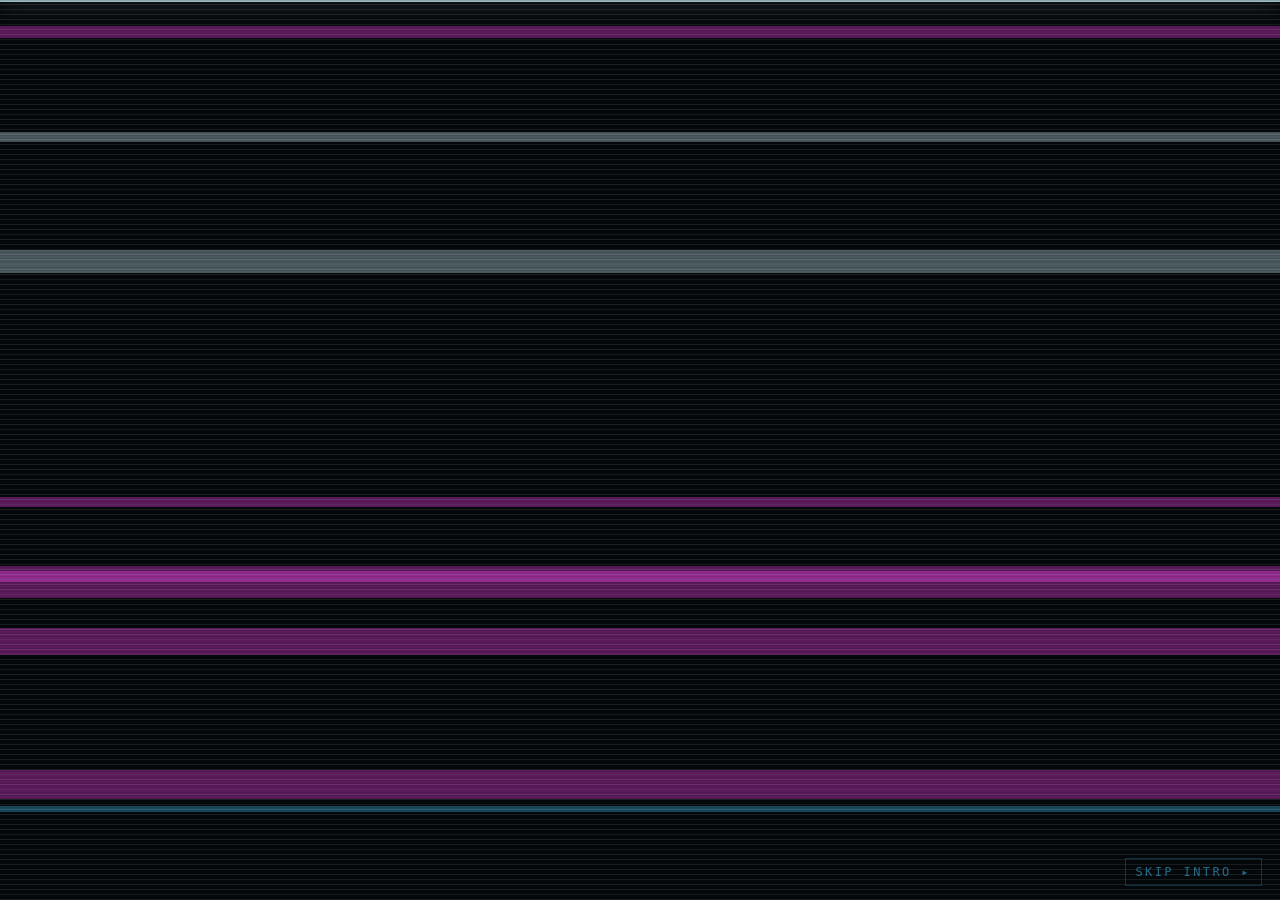
<file: app/static/intro.html>
<!doctype html>
<html lang="en">
<head>
<meta charset="utf-8">
<meta name="viewport" content="width=device-width, initial-scale=1">
<title>QUINTESSENZ · KNOWLEDGE TERMINAL</title>
<style>
  :root { --p: #3FC8FF; --h: #CFF7FF; --a: #FF8A00; --bg: #05080b; --dim: #1a5f78; }
  * { box-sizing: border-box; }
  html, body { margin: 0; height: 100%; background: #000; color: var(--p); overflow: hidden;
               font: 15px/1.45 "IBM Plex Mono", "Courier Prime", "Consolas", monospace; }
  /* Ruhezustand ist "aus". body.on setzt "an" als festen Zustand und spielt das Einschalten ab;
     kein animation-fill-mode, sonst wuerde eine spaetere Animation (Ruettler) den Endzustand
     mitnehmen und der Schirm fiele auf schwarz zurueck. */
  #stage { position: relative; width: 100%; height: 100%; background: var(--bg);
            transform: scaleY(0); opacity: 0; }
  body.on #stage { transform: none; opacity: 1; animation: crt-on .85s cubic-bezier(.2,.9,.2,1); }
  body.on #stage::after { content: ""; position: absolute; inset: 0; background: #fff; opacity: 0;
                           pointer-events: none; z-index: 40; animation: crt-flicker 1.5s steps(1) .3s; }
  body::before { /* feine Scanlines über allem */
    content: ""; position: fixed; inset: 0; pointer-events: none; z-index: 50; opacity: .18;
    background: repeating-linear-gradient(0deg, transparent 0 2px, rgba(0,0,0,.6) 2px 3px); }
  section { position: absolute; inset: 0; display: grid; place-items: center; opacity: 0;
             pointer-events: none; transition: opacity .45s; }
  section.on { opacity: 1; pointer-events: auto; }

  /* ---- 1/2 · Countdown ------------------------------------------------------ */
  #s-count { text-align: center; }
  #count { position: relative; width: min(46vmin, 320px); aspect-ratio: 1; display: grid; place-items: center;
            opacity: 0; transition: opacity .3s; }
  #count.on { opacity: 1; }
  #count svg { position: absolute; inset: 0; width: 100%; height: 100%; overflow: visible; }
  #count circle { fill: none; transform: rotate(-90deg); transform-origin: 100px 100px; }
  .ring-bg { stroke: var(--dim); stroke-width: 1.5; stroke-dasharray: 3 7; }
  .ring-go { stroke: var(--p); stroke-width: 3.5; stroke-linecap: round;
              stroke-dasharray: 540.35; stroke-dashoffset: 540.35; filter: drop-shadow(0 0 8px var(--p)); }
  .ring-go.go { animation: ring-run 1s linear forwards; }
  .ring-in { stroke: var(--p); stroke-width: 1; opacity: .35; }
  .ring-in.go { animation: ring-pulse 1s ease-out; }
  #count-num { position: relative; font-size: min(22vmin, 150px); font-weight: 700; line-height: 1;
                color: var(--h); text-shadow: 0 0 30px var(--p), 0 0 60px rgba(63,200,255,.5); }
  #count-num.beat { animation: num-in .95s cubic-bezier(.2,.8,.2,1); }
  #count-cap { position: absolute; bottom: -8%; left: 0; right: 0; font-size: 12px; letter-spacing: .45em;
                text-indent: .45em; opacity: .65; }
  /* Vorspann vor dem Countdown */
  #preface { position: absolute; text-align: center; opacity: 0; }
  #preface.on { opacity: 1; animation: pre-out .5s ease-in 1.9s forwards; }
  #preface .wort { font-size: clamp(24px, 6vw, 68px); font-weight: 700; letter-spacing: .3em;
                    text-indent: .3em; color: var(--h); text-shadow: 0 0 30px var(--p), 0 0 70px rgba(63,200,255,.45);
                    white-space: nowrap; }
  #preface .wort span { display: inline-block; opacity: 0; }
  #preface.on .wort span { animation: pre-letter .55s cubic-bezier(.2,.9,.2,1) forwards;
                            animation-delay: calc(var(--i) * 65ms); }
  #preface .strich { height: 2px; margin: 18px auto 0; width: 0; background: var(--p);
                      box-shadow: 0 0 14px var(--p); }
  #preface.on .strich { animation: pre-line .9s cubic-bezier(.2,.9,.2,1) .55s forwards; }
  #preface .unter { margin-top: 14px; font-size: 11px; letter-spacing: .5em; text-indent: .5em;
                     opacity: 0; }
  #preface.on .unter { animation: pre-sub .6s ease-out 1.1s forwards; }

  /* ---- Glitch statt Schriftzug ---------------------------------------------- */
  #glitch { position: absolute; inset: 0; z-index: 35; pointer-events: none; opacity: 0; overflow: hidden; }
  #glitch.on { opacity: 1; }
  #glitch i { position: absolute; left: -10%; right: -10%; display: block; background: var(--c);
               opacity: .34; mix-blend-mode: screen; transform: translateX(var(--dx));
               animation: g-slice var(--t) steps(2) infinite alternate; }
  #glitch b { position: absolute; left: 0; right: 0; height: 2px; background: var(--h); opacity: .75;
               box-shadow: 0 0 24px var(--h); animation: g-sweep .5s linear infinite; }
  #glitch::after { content: ""; position: absolute; inset: -20%; opacity: .1; mix-blend-mode: screen;
                    background: repeating-linear-gradient(0deg, rgba(255,255,255,.9) 0 1px, transparent 1px 5px);
                    animation: g-noise .08s steps(2) infinite; }
  body.glitching #stage { animation: g-shake .09s steps(2) infinite; }
  .skip { position: fixed; right: 18px; bottom: 14px; font-size: 12px; letter-spacing: .2em; opacity: .5;
           z-index: 60; color: var(--p); border: 1px solid var(--dim); padding: 6px 10px; cursor: pointer;
           background: none; font-family: inherit; }
  .skip:hover { opacity: 1; border-color: var(--p); }

  /* ---- 3 · Systemcheck ------------------------------------------------------ */
  #s-boot { place-items: start; padding: 6vh 6vw; }
  #boot { margin: 0; white-space: pre-wrap; font-size: clamp(12px, 1.6vw, 18px); line-height: 1.7;
           color: var(--p); text-shadow: 0 0 8px rgba(63,200,255,.6); }
  #boot .ok { color: #6CFF9A; }
  #boot .warn { color: var(--a); }
  #boot .cur { display: inline-block; width: .6em; height: 1.1em; background: var(--p);
                vertical-align: -.2em; animation: blink .8s steps(1) infinite; }
  #boot span.g { display: inline-block; will-change: transform, opacity; }

  /* ---- 4/5 · Menü ----------------------------------------------------------- */
  #s-menu { grid-template-rows: auto 1fr auto; padding: 3vh 4vw; }
  #s-menu header { letter-spacing: .4em; text-indent: .4em; font-size: 13px; opacity: .8; text-align: center; }
  #s-menu header b { color: var(--h); font-weight: 700; }
  /* Breites Band statt mittigem Quadrat: 8 x 2 auf breiten Schirmen, keine Kästchen */
  .grid { display: grid; grid-template-columns: repeat(8, minmax(0, 1fr)); gap: clamp(6px, 1.1vw, 20px);
           width: 96vw; align-self: center; }
  @media (max-width: 1100px) { .grid { grid-template-columns: repeat(4, 1fr); } }
  @media (max-width: 620px) { .grid { grid-template-columns: repeat(2, 1fr); } #s-menu.on { overflow-y: auto; } }
  .tile { position: relative; display: block; padding: 0 0 34px; border: 0; background: none;
           color: var(--p); text-decoration: none; opacity: 0; transform: scale(.4); }
  .tile.in { animation: tile-in .7s cubic-bezier(.2,.9,.3,1.2) forwards; animation-delay: calc(var(--i) * 45ms); }
  /* kein border-radius auf dem SVG: das beschneidet den Schildnamen unter dem Ring */
  .tile svg { width: 100%; height: auto; display: block; transition: filter .25s; }
  .tile:hover svg { filter: drop-shadow(0 0 16px color-mix(in srgb, var(--h) 60%, transparent)); }
  .tile-code { position: absolute; left: 50%; top: 2%; transform: translateX(-50%); font-size: 10px;
                letter-spacing: .3em; text-indent: .3em; opacity: .35; }
  .tile-sub { position: absolute; left: 0; right: 0; bottom: 10px; text-align: center;
               font-size: clamp(9px, .85vw, 12px); letter-spacing: .04em; opacity: 0; padding: 0 4px;
               white-space: nowrap; overflow: hidden; text-overflow: ellipsis; transition: opacity .25s; }
  .tile:hover .tile-sub { opacity: .85; color: var(--h); }
  .tile:hover .tile-code { opacity: .9; color: var(--h); }
  #s-menu footer { font-size: 11px; letter-spacing: .25em; opacity: .5; text-align: center; }

  @keyframes crt-on { 0% { transform: scaleY(.004) scaleX(.6); opacity: 0; }
                       18% { transform: scaleY(.004) scaleX(1); opacity: 1; }
                       100% { transform: scaleY(1) scaleX(1); opacity: 1; } }
  @keyframes crt-flicker { 0%, 6%, 12%, 100% { opacity: 0; } 3% { opacity: .5; } 9% { opacity: .18; } }
  @keyframes ring-run { from { stroke-dashoffset: 540.35; } to { stroke-dashoffset: 0; } }
  @keyframes ring-pulse { 0% { transform: rotate(-90deg) scale(1); opacity: .45; }
                           100% { transform: rotate(-90deg) scale(1.25); opacity: 0; } }
  @keyframes num-in { 0% { opacity: 0; transform: scale(1.7); filter: blur(6px); }
                       22% { opacity: 1; transform: scale(1); filter: blur(0); }
                       80% { opacity: 1; } 100% { opacity: .15; transform: scale(.94); } }
  @keyframes pre-letter { 0% { opacity: 0; transform: translateY(14px) scale(1.25); filter: blur(7px); }
                           100% { opacity: 1; transform: none; filter: blur(0); } }
  @keyframes pre-line { to { width: min(62vw, 520px); } }
  @keyframes pre-sub { to { opacity: .6; } }
  @keyframes pre-out { to { opacity: 0; transform: scale(1.06); filter: blur(3px); } }
  @keyframes g-slice { from { transform: translateX(var(--dx)); } to { transform: translateX(calc(var(--dx) * -.7)); } }
  @keyframes g-sweep { from { top: -4%; } to { top: 104%; } }
  @keyframes g-noise { 0% { transform: translateY(0); } 100% { transform: translateY(3px); } }
  @keyframes g-shake { 0% { transform: translate(0,0); } 33% { transform: translate(-6px, 2px) skewX(.6deg); }
                        66% { transform: translate(5px,-2px) skewX(-.5deg); } 100% { transform: translate(0,0); } }
  @keyframes blink { 0%, 49% { opacity: 1; } 50%, 100% { opacity: .15; } }
  @keyframes tile-in { to { opacity: 1; transform: scale(1); } }
  @media (prefers-reduced-motion: reduce) { * { animation-duration: .001s !important; } }
</style>
</head>
<body>
<svg width="0" height="0" style="position:absolute">
  <defs>
    <filter id="glow" x="-40%" y="-40%" width="180%" height="180%">
      <feGaussianBlur stdDeviation="2" result="b"/><feMerge><feMergeNode in="b"/><feMergeNode in="SourceGraphic"/></feMerge>
    </filter>
    <filter id="glow-stark" x="-60%" y="-60%" width="220%" height="220%">
      <feGaussianBlur stdDeviation="4.5" result="b"/><feMerge><feMergeNode in="b"/><feMergeNode in="b"/><feMergeNode in="SourceGraphic"/></feMerge>
    </filter>
  </defs>
</svg>

<div id="stage">

  <!-- 1/2 · Einschalten und Countdown -->
  <section id="s-count" class="on">
    <div id="preface">
      <div class="wort"></div>
      <div class="strich"></div>
      <div class="unter">STAND BY</div>
    </div>
    <div id="count">
      <svg viewBox="0 0 200 200" aria-hidden="true">
        <circle class="ring-bg" cx="100" cy="100" r="86"/>
        <circle class="ring-in" cx="100" cy="100" r="70"/>
        <circle class="ring-go" cx="100" cy="100" r="86"/>
      </svg>
      <div id="count-num" aria-live="polite">3</div>
      <div id="count-cap">RESET SEQUENCE</div>
    </div>
  </section>
  <div id="glitch" aria-hidden="true"></div>

  <!-- 3 · Systemcheck -->
  <section id="s-boot"><pre id="boot"></pre></section>

  <!-- 4/5 · Menü -->
  <section id="s-menu">
    <header>QUINTESSENZ · <b>KNOWLEDGE TERMINAL</b> · OFFLINE · 16 DOMAINS</header>
    <div class="grid">
      <a class="tile" href="/#/b/elektrotechnik-und-elektronik" data-domain="EL" style="--h:#FFB000;--a:#FFFFFF;--i:0">
        <svg xmlns="http://www.w3.org/2000/svg" viewBox="0 0 200 200" role="img" aria-label="Bereich ELECTRICS">
  <title>ELECTRICS</title>
  <!-- Bereichslogo EL · ELECTRICS · Quintessenz-Terminal · erzeugt von build_icons.py -->
  <defs>
    <filter id="glow" x="-40%" y="-40%" width="180%" height="180%">
      <feGaussianBlur stdDeviation="2" result="b"/>
      <feMerge><feMergeNode in="b"/><feMergeNode in="SourceGraphic"/></feMerge>
    </filter>
    <filter id="glow-stark" x="-60%" y="-60%" width="220%" height="220%">
      <feGaussianBlur stdDeviation="4.5" result="b"/>
      <feMerge><feMergeNode in="b"/><feMergeNode in="b"/><feMergeNode in="SourceGraphic"/></feMerge>
    </filter>
  </defs>
  <style>
    :root { --p: #3FC8FF; --h: #CFF7FF; --a: #FF8A00; }
    svg { --f: 1; }
    svg:hover { --f: .22; }
    .linie { fill: none; stroke: var(--p); stroke-linecap: round; stroke-linejoin: round; stroke-width: 2.4; }
    .fuell { fill: var(--p); stroke: none; }
    .duenn { stroke-width: 1.4; }
    .dick  { stroke-width: 3.4; }
    .motiv { filter: url(#glow); }
    svg:hover .motiv { filter: url(#glow-stark); }
    svg:hover .linie { stroke: var(--h); }
    svg:hover .fuell { fill: var(--h); }
    svg:hover .akzent { stroke: var(--a); }
    svg:hover .akzent-fuell { fill: var(--a); }
    .ring-aussen { stroke-width: 2; stroke-dasharray: 34 10 4 10; --t: 24s; --o: 100px 96px; }
    .ring-innen  { stroke-width: 1; stroke-dasharray: 2 6; opacity: .7; --t: 16s; --o: 100px 96px; }
    .ring-marke  { stroke-width: 3; stroke-dasharray: 6 214; --t: 6s; --o: 100px 96px; }
    svg:hover .ring-marke { stroke: var(--a); }
    .anim-drehen   { animation: drehen calc(var(--t) * var(--f)) linear infinite; transform-origin: var(--o); }
    .anim-drehen-r { animation: drehen calc(var(--t) * var(--f)) linear infinite reverse; transform-origin: var(--o); }
    .anim-pendeln  { animation: pendeln calc(var(--t) * var(--f)) ease-in-out infinite alternate; transform-origin: var(--o); }
    .anim-fliessen { stroke-dasharray: var(--d, 5 7); animation: fliessen calc(var(--t) * var(--f)) linear infinite; }
    .anim-atmen    { animation: atmen calc(var(--t) * var(--f)) ease-in-out infinite; }
    .anim-blinken  { animation: blinken calc(var(--t) * var(--f)) steps(1) infinite; }
    .anim-pulsieren{ animation: pulsieren calc(var(--t) * var(--f)) ease-out infinite; transform-origin: var(--o); }
    .anim-blicken  { animation: blicken calc(var(--t) * var(--f)) ease-in-out infinite; }
    .anim-wippen   { animation: wippen calc(var(--t) * var(--f)) ease-in-out infinite alternate; }
    svg:hover .hover-flackern { animation: flackern .9s steps(1) infinite; }
    .funke { opacity: 0; transform-origin: 100px 96px; stroke-width: 2; }
    svg:hover .funke { animation: funkeln 1.1s ease-out infinite; stroke: var(--a); }
    .schild { fill: var(--p); font: 700 13px/1 "Jost", "League Spartan", "Futura", "Century Gothic", sans-serif;
              letter-spacing: 3.5px; text-anchor: middle; }
    svg:hover .schild { fill: var(--h); }
    @keyframes drehen    { to { transform: rotate(360deg); } }
    @keyframes pendeln   { from { transform: rotate(calc(-1 * var(--w, 12deg))); } to { transform: rotate(var(--w, 12deg)); } }
    @keyframes fliessen  { to { stroke-dashoffset: var(--v, -24); } }
    @keyframes atmen     { 0%, 100% { opacity: .35; } 50% { opacity: 1; } }
    @keyframes blinken   { 0%, 49% { opacity: 1; } 50%, 100% { opacity: .15; } }
    @keyframes pulsieren { 0% { transform: scale(.92); opacity: .8; } 60% { transform: scale(1.06); opacity: 1; } 100% { transform: scale(.92); opacity: .8; } }
    @keyframes blicken   { 0%, 20% { transform: translateX(-6px); } 45%, 65% { transform: translateX(6px); } 85%, 100% { transform: translateX(-6px); } }
    @keyframes wippen    { from { transform: translateY(-1.5px); } to { transform: translateY(1.5px); } }
    @keyframes flackern  { 0% { opacity: 1; } 12% { opacity: .35; } 20% { opacity: 1; } 47% { opacity: .9; }
                           55% { opacity: .2; } 62% { opacity: 1; } 81% { opacity: .6; } 88% { opacity: 1; } 100% { opacity: 1; } }
    @keyframes funkeln   { 0% { opacity: 0; transform: scale(.6); } 15% { opacity: 1; } 100% { opacity: 0; transform: scale(1.25); } }
    @media (prefers-reduced-motion: reduce) { * { animation: none !important; } }

  </style>
  <rect width="200" height="200" fill="transparent"/>
  <circle class="linie ring-aussen anim-drehen"   cx="100" cy="96" r="80"/>
  <circle class="linie ring-innen  anim-drehen-r" cx="100" cy="96" r="71"/>
  <circle class="linie ring-marke  anim-drehen"   cx="100" cy="96" r="80"/>
  <g class="motiv">

    <path class="linie dick anim-atmen hover-flackern" style="--t:3.2s" d="M111 36 L85 88 L103 88 L89 130 L123 78 L105 78 L117 36 Z"/>
    <path class="linie duenn hover-flackern" style="stroke:#EAFBFF;opacity:.55" d="M109 42 L91 84 L105 84 L95 121 L117 80 L101 80 L111 42"/>
    <path class="linie funke" d="M123 76 l9 -6 M125 82 l10 2"/>
    <path class="linie funke" style="animation-delay:-.4s" d="M85 90 l-10 -3 M83 84 l-8 -7"/>
    <path class="linie funke" style="animation-delay:-.75s" d="M89 130 l-6 9 M93 132 l2 11"/>
    <path class="linie anim-fliessen" style="--t:2.4s" d="M58 150 C65 136 75 136 79 150 C83 164 93 164 100 150"/>
    <path class="linie anim-fliessen" style="--t:2.4s;animation-delay:-1.2s" d="M100 150 C107 136 117 136 121 150 C125 164 135 164 142 150"/>
  </g>
  <text class="schild" x="100" y="195">ELECTRICS</text>
</svg>
        <span class="tile-code">EL</span>
        <span class="tile-sub">Electrical engineering</span>
      </a>
      <a class="tile" href="/#/b/mechanik-und-maschinenelemente" data-domain="ME" style="--h:#FF6A00;--a:#FFFFFF;--i:1">
        <svg xmlns="http://www.w3.org/2000/svg" viewBox="0 0 200 200" role="img" aria-label="Bereich MECHANICS">
  <title>MECHANICS</title>
  <!-- Bereichslogo ME · MECHANICS · Quintessenz-Terminal · erzeugt von build_icons.py -->
  <defs>
    <filter id="glow" x="-40%" y="-40%" width="180%" height="180%">
      <feGaussianBlur stdDeviation="2" result="b"/>
      <feMerge><feMergeNode in="b"/><feMergeNode in="SourceGraphic"/></feMerge>
    </filter>
    <filter id="glow-stark" x="-60%" y="-60%" width="220%" height="220%">
      <feGaussianBlur stdDeviation="4.5" result="b"/>
      <feMerge><feMergeNode in="b"/><feMergeNode in="b"/><feMergeNode in="SourceGraphic"/></feMerge>
    </filter>
  </defs>
  <style>
    :root { --p: #3FC8FF; --h: #CFF7FF; --a: #FF8A00; }
    svg { --f: 1; }
    svg:hover { --f: .22; }
    .linie { fill: none; stroke: var(--p); stroke-linecap: round; stroke-linejoin: round; stroke-width: 2.4; }
    .fuell { fill: var(--p); stroke: none; }
    .duenn { stroke-width: 1.4; }
    .dick  { stroke-width: 3.4; }
    .motiv { filter: url(#glow); }
    svg:hover .motiv { filter: url(#glow-stark); }
    svg:hover .linie { stroke: var(--h); }
    svg:hover .fuell { fill: var(--h); }
    svg:hover .akzent { stroke: var(--a); }
    svg:hover .akzent-fuell { fill: var(--a); }
    .ring-aussen { stroke-width: 2; stroke-dasharray: 34 10 4 10; --t: 24s; --o: 100px 96px; }
    .ring-innen  { stroke-width: 1; stroke-dasharray: 2 6; opacity: .7; --t: 16s; --o: 100px 96px; }
    .ring-marke  { stroke-width: 3; stroke-dasharray: 6 214; --t: 6s; --o: 100px 96px; }
    svg:hover .ring-marke { stroke: var(--a); }
    .anim-drehen   { animation: drehen calc(var(--t) * var(--f)) linear infinite; transform-origin: var(--o); }
    .anim-drehen-r { animation: drehen calc(var(--t) * var(--f)) linear infinite reverse; transform-origin: var(--o); }
    .anim-pendeln  { animation: pendeln calc(var(--t) * var(--f)) ease-in-out infinite alternate; transform-origin: var(--o); }
    .anim-fliessen { stroke-dasharray: var(--d, 5 7); animation: fliessen calc(var(--t) * var(--f)) linear infinite; }
    .anim-atmen    { animation: atmen calc(var(--t) * var(--f)) ease-in-out infinite; }
    .anim-blinken  { animation: blinken calc(var(--t) * var(--f)) steps(1) infinite; }
    .anim-pulsieren{ animation: pulsieren calc(var(--t) * var(--f)) ease-out infinite; transform-origin: var(--o); }
    .anim-blicken  { animation: blicken calc(var(--t) * var(--f)) ease-in-out infinite; }
    .anim-wippen   { animation: wippen calc(var(--t) * var(--f)) ease-in-out infinite alternate; }
    svg:hover .hover-flackern { animation: flackern .9s steps(1) infinite; }
    .funke { opacity: 0; transform-origin: 100px 96px; stroke-width: 2; }
    svg:hover .funke { animation: funkeln 1.1s ease-out infinite; stroke: var(--a); }
    .schild { fill: var(--p); font: 700 13px/1 "Jost", "League Spartan", "Futura", "Century Gothic", sans-serif;
              letter-spacing: 3.5px; text-anchor: middle; }
    svg:hover .schild { fill: var(--h); }
    @keyframes drehen    { to { transform: rotate(360deg); } }
    @keyframes pendeln   { from { transform: rotate(calc(-1 * var(--w, 12deg))); } to { transform: rotate(var(--w, 12deg)); } }
    @keyframes fliessen  { to { stroke-dashoffset: var(--v, -24); } }
    @keyframes atmen     { 0%, 100% { opacity: .35; } 50% { opacity: 1; } }
    @keyframes blinken   { 0%, 49% { opacity: 1; } 50%, 100% { opacity: .15; } }
    @keyframes pulsieren { 0% { transform: scale(.92); opacity: .8; } 60% { transform: scale(1.06); opacity: 1; } 100% { transform: scale(.92); opacity: .8; } }
    @keyframes blicken   { 0%, 20% { transform: translateX(-6px); } 45%, 65% { transform: translateX(6px); } 85%, 100% { transform: translateX(-6px); } }
    @keyframes wippen    { from { transform: translateY(-1.5px); } to { transform: translateY(1.5px); } }
    @keyframes flackern  { 0% { opacity: 1; } 12% { opacity: .35; } 20% { opacity: 1; } 47% { opacity: .9; }
                           55% { opacity: .2; } 62% { opacity: 1; } 81% { opacity: .6; } 88% { opacity: 1; } 100% { opacity: 1; } }
    @keyframes funkeln   { 0% { opacity: 0; transform: scale(.6); } 15% { opacity: 1; } 100% { opacity: 0; transform: scale(1.25); } }
    @media (prefers-reduced-motion: reduce) { * { animation: none !important; } }

  </style>
  <rect width="200" height="200" fill="transparent"/>
  <circle class="linie ring-aussen anim-drehen"   cx="100" cy="96" r="80"/>
  <circle class="linie ring-innen  anim-drehen-r" cx="100" cy="96" r="71"/>
  <circle class="linie ring-marke  anim-drehen"   cx="100" cy="96" r="80"/>
  <g class="motiv">

    <path class="linie anim-drehen" style="--t:30s;--o:100px 96px" d="M138.0 96.0 L145.6 102.0 L142.5 113.6 L136.7 105.8 L132.9 115.0 L136.5 124.0 L128.0 132.5 L126.9 122.9 L119.0 128.9 L117.6 138.5 L106.0 141.6 L109.8 132.7 L100.0 134.0 L94.0 141.6 L82.4 138.5 L90.2 132.7 L81.0 128.9 L72.0 132.5 L63.5 124.0 L73.1 122.9 L67.1 115.0 L57.5 113.6 L54.4 102.0 L63.3 105.8 L62.0 96.0 L54.4 90.0 L57.5 78.4 L63.3 86.2 L67.1 77.0 L63.5 68.0 L72.0 59.5 L73.1 69.1 L81.0 63.1 L82.4 53.5 L94.0 50.4 L90.2 59.3 L100.0 58.0 L106.0 50.4 L117.6 53.5 L109.8 59.3 L119.0 63.1 L128.0 59.5 L136.5 68.0 L126.9 69.1 L132.9 77.0 L142.5 78.4 L145.6 90.0 L136.7 86.2 Z"/>
    <circle class="linie duenn" cx="100" cy="96" r="30"/>
    <circle class="linie" cx="100" cy="96" r="11"/>
    <g class="anim-drehen-r" style="--t:12s;--o:100px 96px">
      <circle class="fuell" cx="120.5" cy="96.0" r="3.2"/><circle class="fuell" cx="114.5" cy="110.5" r="3.2"/><circle class="fuell" cx="100.0" cy="116.5" r="3.2"/><circle class="fuell" cx="85.5" cy="110.5" r="3.2"/><circle class="fuell" cx="79.5" cy="96.0" r="3.2"/><circle class="fuell" cx="85.5" cy="81.5" r="3.2"/><circle class="fuell" cx="100.0" cy="75.5" r="3.2"/><circle class="fuell" cx="114.5" cy="81.5" r="3.2"/>
    </g>
    <path class="linie funke" d="M146 60 l8 -8 M150 70 l10 -2"/>
    <path class="linie funke" style="animation-delay:-.5s" d="M54 130 l-8 8 M50 120 l-10 2"/>
  </g>
  <text class="schild" x="100" y="195">MECHANICS</text>
</svg>
        <span class="tile-code">ME</span>
        <span class="tile-sub">Mechanics & machine elements</span>
      </a>
      <a class="tile" href="/#/b/antriebstechnik-regelung-sensorik" data-domain="AN" style="--h:#B4FF3A;--a:#FFFFFF;--i:2">
        <svg xmlns="http://www.w3.org/2000/svg" viewBox="0 0 200 200" role="img" aria-label="Bereich DRIVES">
  <title>DRIVES</title>
  <!-- Bereichslogo AN · DRIVES · Quintessenz-Terminal · erzeugt von build_icons.py -->
  <defs>
    <filter id="glow" x="-40%" y="-40%" width="180%" height="180%">
      <feGaussianBlur stdDeviation="2" result="b"/>
      <feMerge><feMergeNode in="b"/><feMergeNode in="SourceGraphic"/></feMerge>
    </filter>
    <filter id="glow-stark" x="-60%" y="-60%" width="220%" height="220%">
      <feGaussianBlur stdDeviation="4.5" result="b"/>
      <feMerge><feMergeNode in="b"/><feMergeNode in="b"/><feMergeNode in="SourceGraphic"/></feMerge>
    </filter>
  </defs>
  <style>
    :root { --p: #3FC8FF; --h: #CFF7FF; --a: #FF8A00; }
    svg { --f: 1; }
    svg:hover { --f: .22; }
    .linie { fill: none; stroke: var(--p); stroke-linecap: round; stroke-linejoin: round; stroke-width: 2.4; }
    .fuell { fill: var(--p); stroke: none; }
    .duenn { stroke-width: 1.4; }
    .dick  { stroke-width: 3.4; }
    .motiv { filter: url(#glow); }
    svg:hover .motiv { filter: url(#glow-stark); }
    svg:hover .linie { stroke: var(--h); }
    svg:hover .fuell { fill: var(--h); }
    svg:hover .akzent { stroke: var(--a); }
    svg:hover .akzent-fuell { fill: var(--a); }
    .ring-aussen { stroke-width: 2; stroke-dasharray: 34 10 4 10; --t: 24s; --o: 100px 96px; }
    .ring-innen  { stroke-width: 1; stroke-dasharray: 2 6; opacity: .7; --t: 16s; --o: 100px 96px; }
    .ring-marke  { stroke-width: 3; stroke-dasharray: 6 214; --t: 6s; --o: 100px 96px; }
    svg:hover .ring-marke { stroke: var(--a); }
    .anim-drehen   { animation: drehen calc(var(--t) * var(--f)) linear infinite; transform-origin: var(--o); }
    .anim-drehen-r { animation: drehen calc(var(--t) * var(--f)) linear infinite reverse; transform-origin: var(--o); }
    .anim-pendeln  { animation: pendeln calc(var(--t) * var(--f)) ease-in-out infinite alternate; transform-origin: var(--o); }
    .anim-fliessen { stroke-dasharray: var(--d, 5 7); animation: fliessen calc(var(--t) * var(--f)) linear infinite; }
    .anim-atmen    { animation: atmen calc(var(--t) * var(--f)) ease-in-out infinite; }
    .anim-blinken  { animation: blinken calc(var(--t) * var(--f)) steps(1) infinite; }
    .anim-pulsieren{ animation: pulsieren calc(var(--t) * var(--f)) ease-out infinite; transform-origin: var(--o); }
    .anim-blicken  { animation: blicken calc(var(--t) * var(--f)) ease-in-out infinite; }
    .anim-wippen   { animation: wippen calc(var(--t) * var(--f)) ease-in-out infinite alternate; }
    svg:hover .hover-flackern { animation: flackern .9s steps(1) infinite; }
    .funke { opacity: 0; transform-origin: 100px 96px; stroke-width: 2; }
    svg:hover .funke { animation: funkeln 1.1s ease-out infinite; stroke: var(--a); }
    .schild { fill: var(--p); font: 700 13px/1 "Jost", "League Spartan", "Futura", "Century Gothic", sans-serif;
              letter-spacing: 3.5px; text-anchor: middle; }
    svg:hover .schild { fill: var(--h); }
    @keyframes drehen    { to { transform: rotate(360deg); } }
    @keyframes pendeln   { from { transform: rotate(calc(-1 * var(--w, 12deg))); } to { transform: rotate(var(--w, 12deg)); } }
    @keyframes fliessen  { to { stroke-dashoffset: var(--v, -24); } }
    @keyframes atmen     { 0%, 100% { opacity: .35; } 50% { opacity: 1; } }
    @keyframes blinken   { 0%, 49% { opacity: 1; } 50%, 100% { opacity: .15; } }
    @keyframes pulsieren { 0% { transform: scale(.92); opacity: .8; } 60% { transform: scale(1.06); opacity: 1; } 100% { transform: scale(.92); opacity: .8; } }
    @keyframes blicken   { 0%, 20% { transform: translateX(-6px); } 45%, 65% { transform: translateX(6px); } 85%, 100% { transform: translateX(-6px); } }
    @keyframes wippen    { from { transform: translateY(-1.5px); } to { transform: translateY(1.5px); } }
    @keyframes flackern  { 0% { opacity: 1; } 12% { opacity: .35; } 20% { opacity: 1; } 47% { opacity: .9; }
                           55% { opacity: .2; } 62% { opacity: 1; } 81% { opacity: .6; } 88% { opacity: 1; } 100% { opacity: 1; } }
    @keyframes funkeln   { 0% { opacity: 0; transform: scale(.6); } 15% { opacity: 1; } 100% { opacity: 0; transform: scale(1.25); } }
    @media (prefers-reduced-motion: reduce) { * { animation: none !important; } }

  </style>
  <rect width="200" height="200" fill="transparent"/>
  <circle class="linie ring-aussen anim-drehen"   cx="100" cy="96" r="80"/>
  <circle class="linie ring-innen  anim-drehen-r" cx="100" cy="96" r="71"/>
  <circle class="linie ring-marke  anim-drehen"   cx="100" cy="96" r="80"/>
  <g class="motiv">

    <rect class="linie" x="54" y="92" width="58" height="34" rx="4"/>
    <path class="linie duenn" d="M66 98 v22 M76 98 v22 M86 98 v22 M96 98 v22"/>
    <path class="linie dick akzent" d="M112 109 L140 109"/>
    <g class="anim-drehen" style="--t:2s;--o:140px 109px"><path class="linie duenn" d="M140 101 v16 M132 109 h16"/></g>
    <path class="linie duenn" d="M54 80 L54 40 M54 80 L150 80"/>
    <path class="linie anim-fliessen" style="--t:3s;--d:60 200;--v:-260" d="M56 78 C80 76 96 50 148 44"/>
    <g class="anim-pendeln" style="--t:2.2s;--w:35deg;--o:70px 146px">
      <circle class="linie" cx="70" cy="146" r="11"/><path class="linie akzent" d="M70 146 L70 137"/>
    </g>
    <path class="linie duenn" d="M96 140 h50 M96 152 h36" />
    <path class="linie funke" d="M144 100 l8 -6 M146 118 l10 4"/>
  </g>
  <text class="schild" x="100" y="195">DRIVES</text>
</svg>
        <span class="tile-code">AN</span>
        <span class="tile-sub">Drives, control & sensors</span>
      </a>
      <a class="tile" href="/#/b/sps-und-automatisierung" data-domain="AU" style="--h:#FFE733;--a:#FFFFFF;--i:3">
        <svg xmlns="http://www.w3.org/2000/svg" viewBox="0 0 200 200" role="img" aria-label="Bereich AUTOMATION">
  <title>AUTOMATION</title>
  <!-- Bereichslogo AU · AUTOMATION · Quintessenz-Terminal · erzeugt von build_icons.py -->
  <defs>
    <filter id="glow" x="-40%" y="-40%" width="180%" height="180%">
      <feGaussianBlur stdDeviation="2" result="b"/>
      <feMerge><feMergeNode in="b"/><feMergeNode in="SourceGraphic"/></feMerge>
    </filter>
    <filter id="glow-stark" x="-60%" y="-60%" width="220%" height="220%">
      <feGaussianBlur stdDeviation="4.5" result="b"/>
      <feMerge><feMergeNode in="b"/><feMergeNode in="b"/><feMergeNode in="SourceGraphic"/></feMerge>
    </filter>
  </defs>
  <style>
    :root { --p: #3FC8FF; --h: #CFF7FF; --a: #FF8A00; }
    svg { --f: 1; }
    svg:hover { --f: .22; }
    .linie { fill: none; stroke: var(--p); stroke-linecap: round; stroke-linejoin: round; stroke-width: 2.4; }
    .fuell { fill: var(--p); stroke: none; }
    .duenn { stroke-width: 1.4; }
    .dick  { stroke-width: 3.4; }
    .motiv { filter: url(#glow); }
    svg:hover .motiv { filter: url(#glow-stark); }
    svg:hover .linie { stroke: var(--h); }
    svg:hover .fuell { fill: var(--h); }
    svg:hover .akzent { stroke: var(--a); }
    svg:hover .akzent-fuell { fill: var(--a); }
    .ring-aussen { stroke-width: 2; stroke-dasharray: 34 10 4 10; --t: 24s; --o: 100px 96px; }
    .ring-innen  { stroke-width: 1; stroke-dasharray: 2 6; opacity: .7; --t: 16s; --o: 100px 96px; }
    .ring-marke  { stroke-width: 3; stroke-dasharray: 6 214; --t: 6s; --o: 100px 96px; }
    svg:hover .ring-marke { stroke: var(--a); }
    .anim-drehen   { animation: drehen calc(var(--t) * var(--f)) linear infinite; transform-origin: var(--o); }
    .anim-drehen-r { animation: drehen calc(var(--t) * var(--f)) linear infinite reverse; transform-origin: var(--o); }
    .anim-pendeln  { animation: pendeln calc(var(--t) * var(--f)) ease-in-out infinite alternate; transform-origin: var(--o); }
    .anim-fliessen { stroke-dasharray: var(--d, 5 7); animation: fliessen calc(var(--t) * var(--f)) linear infinite; }
    .anim-atmen    { animation: atmen calc(var(--t) * var(--f)) ease-in-out infinite; }
    .anim-blinken  { animation: blinken calc(var(--t) * var(--f)) steps(1) infinite; }
    .anim-pulsieren{ animation: pulsieren calc(var(--t) * var(--f)) ease-out infinite; transform-origin: var(--o); }
    .anim-blicken  { animation: blicken calc(var(--t) * var(--f)) ease-in-out infinite; }
    .anim-wippen   { animation: wippen calc(var(--t) * var(--f)) ease-in-out infinite alternate; }
    svg:hover .hover-flackern { animation: flackern .9s steps(1) infinite; }
    .funke { opacity: 0; transform-origin: 100px 96px; stroke-width: 2; }
    svg:hover .funke { animation: funkeln 1.1s ease-out infinite; stroke: var(--a); }
    .schild { fill: var(--p); font: 700 13px/1 "Jost", "League Spartan", "Futura", "Century Gothic", sans-serif;
              letter-spacing: 3.5px; text-anchor: middle; }
    svg:hover .schild { fill: var(--h); }
    @keyframes drehen    { to { transform: rotate(360deg); } }
    @keyframes pendeln   { from { transform: rotate(calc(-1 * var(--w, 12deg))); } to { transform: rotate(var(--w, 12deg)); } }
    @keyframes fliessen  { to { stroke-dashoffset: var(--v, -24); } }
    @keyframes atmen     { 0%, 100% { opacity: .35; } 50% { opacity: 1; } }
    @keyframes blinken   { 0%, 49% { opacity: 1; } 50%, 100% { opacity: .15; } }
    @keyframes pulsieren { 0% { transform: scale(.92); opacity: .8; } 60% { transform: scale(1.06); opacity: 1; } 100% { transform: scale(.92); opacity: .8; } }
    @keyframes blicken   { 0%, 20% { transform: translateX(-6px); } 45%, 65% { transform: translateX(6px); } 85%, 100% { transform: translateX(-6px); } }
    @keyframes wippen    { from { transform: translateY(-1.5px); } to { transform: translateY(1.5px); } }
    @keyframes flackern  { 0% { opacity: 1; } 12% { opacity: .35; } 20% { opacity: 1; } 47% { opacity: .9; }
                           55% { opacity: .2; } 62% { opacity: 1; } 81% { opacity: .6; } 88% { opacity: 1; } 100% { opacity: 1; } }
    @keyframes funkeln   { 0% { opacity: 0; transform: scale(.6); } 15% { opacity: 1; } 100% { opacity: 0; transform: scale(1.25); } }
    @media (prefers-reduced-motion: reduce) { * { animation: none !important; } }

  </style>
  <rect width="200" height="200" fill="transparent"/>
  <circle class="linie ring-aussen anim-drehen"   cx="100" cy="96" r="80"/>
  <circle class="linie ring-innen  anim-drehen-r" cx="100" cy="96" r="71"/>
  <circle class="linie ring-marke  anim-drehen"   cx="100" cy="96" r="80"/>
  <g class="motiv">

    <rect class="linie" x="56" y="84" width="34" height="46" rx="3"/>
    <path class="linie duenn anim-fliessen" style="--t:2.6s;--d:4 4" d="M60 90 L86 116 M60 100 L86 126 M60 110 L80 130 M66 88 L86 108 M76 88 L86 98"/>
    <path class="linie" d="M73 84 V64 M73 130 V150"/>
    <circle class="fuell" cx="112" cy="90" r="3.5"/>
    <g class="anim-pendeln" style="--t:1.6s;--w:7deg;--o:112px 90px">
      <path class="linie dick akzent" d="M112 90 L150 90"/>
    </g>
    <path class="linie" d="M150 74 h-8 M150 106 h-8"/>
    <circle class="fuell" cx="150" cy="80" r="2.5"/><circle class="fuell" cx="150" cy="100" r="2.5"/>
    <path class="linie duenn" d="M112 90 V150 M150 80 H166 V150 M150 100 H160 V150"/>
    <path class="linie funke" d="M150 92 l8 -4 M154 84 l6 -6"/>
  </g>
  <text class="schild" x="100" y="195">AUTOMATION</text>
</svg>
        <span class="tile-code">AU</span>
        <span class="tile-sub">Relay logic & PLC basics</span>
      </a>
      <a class="tile" href="/#/b/mess-und-prueftechnik-fehlersuche" data-domain="MP" style="--h:#FF3B3B;--a:#FFFFFF;--i:4">
        <svg xmlns="http://www.w3.org/2000/svg" viewBox="0 0 200 200" role="img" aria-label="Bereich MEASUREMENT">
  <title>MEASUREMENT</title>
  <!-- Bereichslogo MP · MEASUREMENT · Quintessenz-Terminal · erzeugt von build_icons.py -->
  <defs>
    <filter id="glow" x="-40%" y="-40%" width="180%" height="180%">
      <feGaussianBlur stdDeviation="2" result="b"/>
      <feMerge><feMergeNode in="b"/><feMergeNode in="SourceGraphic"/></feMerge>
    </filter>
    <filter id="glow-stark" x="-60%" y="-60%" width="220%" height="220%">
      <feGaussianBlur stdDeviation="4.5" result="b"/>
      <feMerge><feMergeNode in="b"/><feMergeNode in="b"/><feMergeNode in="SourceGraphic"/></feMerge>
    </filter>
  </defs>
  <style>
    :root { --p: #3FC8FF; --h: #CFF7FF; --a: #FF8A00; }
    svg { --f: 1; }
    svg:hover { --f: .22; }
    .linie { fill: none; stroke: var(--p); stroke-linecap: round; stroke-linejoin: round; stroke-width: 2.4; }
    .fuell { fill: var(--p); stroke: none; }
    .duenn { stroke-width: 1.4; }
    .dick  { stroke-width: 3.4; }
    .motiv { filter: url(#glow); }
    svg:hover .motiv { filter: url(#glow-stark); }
    svg:hover .linie { stroke: var(--h); }
    svg:hover .fuell { fill: var(--h); }
    svg:hover .akzent { stroke: var(--a); }
    svg:hover .akzent-fuell { fill: var(--a); }
    .ring-aussen { stroke-width: 2; stroke-dasharray: 34 10 4 10; --t: 24s; --o: 100px 96px; }
    .ring-innen  { stroke-width: 1; stroke-dasharray: 2 6; opacity: .7; --t: 16s; --o: 100px 96px; }
    .ring-marke  { stroke-width: 3; stroke-dasharray: 6 214; --t: 6s; --o: 100px 96px; }
    svg:hover .ring-marke { stroke: var(--a); }
    .anim-drehen   { animation: drehen calc(var(--t) * var(--f)) linear infinite; transform-origin: var(--o); }
    .anim-drehen-r { animation: drehen calc(var(--t) * var(--f)) linear infinite reverse; transform-origin: var(--o); }
    .anim-pendeln  { animation: pendeln calc(var(--t) * var(--f)) ease-in-out infinite alternate; transform-origin: var(--o); }
    .anim-fliessen { stroke-dasharray: var(--d, 5 7); animation: fliessen calc(var(--t) * var(--f)) linear infinite; }
    .anim-atmen    { animation: atmen calc(var(--t) * var(--f)) ease-in-out infinite; }
    .anim-blinken  { animation: blinken calc(var(--t) * var(--f)) steps(1) infinite; }
    .anim-pulsieren{ animation: pulsieren calc(var(--t) * var(--f)) ease-out infinite; transform-origin: var(--o); }
    .anim-blicken  { animation: blicken calc(var(--t) * var(--f)) ease-in-out infinite; }
    .anim-wippen   { animation: wippen calc(var(--t) * var(--f)) ease-in-out infinite alternate; }
    svg:hover .hover-flackern { animation: flackern .9s steps(1) infinite; }
    .funke { opacity: 0; transform-origin: 100px 96px; stroke-width: 2; }
    svg:hover .funke { animation: funkeln 1.1s ease-out infinite; stroke: var(--a); }
    .schild { fill: var(--p); font: 700 13px/1 "Jost", "League Spartan", "Futura", "Century Gothic", sans-serif;
              letter-spacing: 3.5px; text-anchor: middle; }
    svg:hover .schild { fill: var(--h); }
    @keyframes drehen    { to { transform: rotate(360deg); } }
    @keyframes pendeln   { from { transform: rotate(calc(-1 * var(--w, 12deg))); } to { transform: rotate(var(--w, 12deg)); } }
    @keyframes fliessen  { to { stroke-dashoffset: var(--v, -24); } }
    @keyframes atmen     { 0%, 100% { opacity: .35; } 50% { opacity: 1; } }
    @keyframes blinken   { 0%, 49% { opacity: 1; } 50%, 100% { opacity: .15; } }
    @keyframes pulsieren { 0% { transform: scale(.92); opacity: .8; } 60% { transform: scale(1.06); opacity: 1; } 100% { transform: scale(.92); opacity: .8; } }
    @keyframes blicken   { 0%, 20% { transform: translateX(-6px); } 45%, 65% { transform: translateX(6px); } 85%, 100% { transform: translateX(-6px); } }
    @keyframes wippen    { from { transform: translateY(-1.5px); } to { transform: translateY(1.5px); } }
    @keyframes flackern  { 0% { opacity: 1; } 12% { opacity: .35; } 20% { opacity: 1; } 47% { opacity: .9; }
                           55% { opacity: .2; } 62% { opacity: 1; } 81% { opacity: .6; } 88% { opacity: 1; } 100% { opacity: 1; } }
    @keyframes funkeln   { 0% { opacity: 0; transform: scale(.6); } 15% { opacity: 1; } 100% { opacity: 0; transform: scale(1.25); } }
    @media (prefers-reduced-motion: reduce) { * { animation: none !important; } }

  </style>
  <rect width="200" height="200" fill="transparent"/>
  <circle class="linie ring-aussen anim-drehen"   cx="100" cy="96" r="80"/>
  <circle class="linie ring-innen  anim-drehen-r" cx="100" cy="96" r="71"/>
  <circle class="linie ring-marke  anim-drehen"   cx="100" cy="96" r="80"/>
  <g class="motiv">

    <path class="linie" d="M52 112 A50 50 0 0 1 148 112"/>
    <path class="linie dick akzent" style="stroke:var(--a);opacity:.85" d="M129 74 A50 50 0 0 1 148 112"/>
    <path class="linie duenn" d="M56 100 l7 2 M64 82 l6 4 M78 68 l4 6 M100 62 v7 M122 68 l-4 6"/>
    <g class="anim-pendeln" style="--t:3.4s;--w:38deg;--o:100px 118px">
      <path class="linie dick" d="M100 118 L100 70"/>
      <path class="linie duenn akzent" d="M100 70 l-3 8 h6 z"/>
    </g>
    <circle class="fuell" cx="100" cy="118" r="4"/>
    <path class="linie" d="M60 120 H140"/>
    <path class="linie akzent" d="M64 158 L82 132"/><path class="linie" d="M136 158 L118 132"/>
    <circle class="fuell" cx="62" cy="161" r="2.5"/><circle class="fuell" cx="138" cy="161" r="2.5"/>
    <path class="linie funke" d="M140 100 l8 -3 M142 90 l8 -6"/>
  </g>
  <text class="schild" x="100" y="195">MEASUREMENT</text>
</svg>
        <span class="tile-code">MP</span>
        <span class="tile-sub">Test equipment & troubleshooting</span>
      </a>
      <a class="tile" href="/#/b/programmierung-und-linux" data-domain="PR" style="--h:#33FF66;--a:#FFFFFF;--i:5">
        <svg xmlns="http://www.w3.org/2000/svg" viewBox="0 0 200 200" role="img" aria-label="Bereich PROGRAMMING">
  <title>PROGRAMMING</title>
  <!-- Bereichslogo PR · PROGRAMMING · Quintessenz-Terminal · erzeugt von build_icons.py -->
  <defs>
    <filter id="glow" x="-40%" y="-40%" width="180%" height="180%">
      <feGaussianBlur stdDeviation="2" result="b"/>
      <feMerge><feMergeNode in="b"/><feMergeNode in="SourceGraphic"/></feMerge>
    </filter>
    <filter id="glow-stark" x="-60%" y="-60%" width="220%" height="220%">
      <feGaussianBlur stdDeviation="4.5" result="b"/>
      <feMerge><feMergeNode in="b"/><feMergeNode in="b"/><feMergeNode in="SourceGraphic"/></feMerge>
    </filter>
  </defs>
  <style>
    :root { --p: #3FC8FF; --h: #CFF7FF; --a: #FF8A00; }
    svg { --f: 1; }
    svg:hover { --f: .22; }
    .linie { fill: none; stroke: var(--p); stroke-linecap: round; stroke-linejoin: round; stroke-width: 2.4; }
    .fuell { fill: var(--p); stroke: none; }
    .duenn { stroke-width: 1.4; }
    .dick  { stroke-width: 3.4; }
    .motiv { filter: url(#glow); }
    svg:hover .motiv { filter: url(#glow-stark); }
    svg:hover .linie { stroke: var(--h); }
    svg:hover .fuell { fill: var(--h); }
    svg:hover .akzent { stroke: var(--a); }
    svg:hover .akzent-fuell { fill: var(--a); }
    .ring-aussen { stroke-width: 2; stroke-dasharray: 34 10 4 10; --t: 24s; --o: 100px 96px; }
    .ring-innen  { stroke-width: 1; stroke-dasharray: 2 6; opacity: .7; --t: 16s; --o: 100px 96px; }
    .ring-marke  { stroke-width: 3; stroke-dasharray: 6 214; --t: 6s; --o: 100px 96px; }
    svg:hover .ring-marke { stroke: var(--a); }
    .anim-drehen   { animation: drehen calc(var(--t) * var(--f)) linear infinite; transform-origin: var(--o); }
    .anim-drehen-r { animation: drehen calc(var(--t) * var(--f)) linear infinite reverse; transform-origin: var(--o); }
    .anim-pendeln  { animation: pendeln calc(var(--t) * var(--f)) ease-in-out infinite alternate; transform-origin: var(--o); }
    .anim-fliessen { stroke-dasharray: var(--d, 5 7); animation: fliessen calc(var(--t) * var(--f)) linear infinite; }
    .anim-atmen    { animation: atmen calc(var(--t) * var(--f)) ease-in-out infinite; }
    .anim-blinken  { animation: blinken calc(var(--t) * var(--f)) steps(1) infinite; }
    .anim-pulsieren{ animation: pulsieren calc(var(--t) * var(--f)) ease-out infinite; transform-origin: var(--o); }
    .anim-blicken  { animation: blicken calc(var(--t) * var(--f)) ease-in-out infinite; }
    .anim-wippen   { animation: wippen calc(var(--t) * var(--f)) ease-in-out infinite alternate; }
    svg:hover .hover-flackern { animation: flackern .9s steps(1) infinite; }
    .funke { opacity: 0; transform-origin: 100px 96px; stroke-width: 2; }
    svg:hover .funke { animation: funkeln 1.1s ease-out infinite; stroke: var(--a); }
    .schild { fill: var(--p); font: 700 13px/1 "Jost", "League Spartan", "Futura", "Century Gothic", sans-serif;
              letter-spacing: 3.5px; text-anchor: middle; }
    svg:hover .schild { fill: var(--h); }
    @keyframes drehen    { to { transform: rotate(360deg); } }
    @keyframes pendeln   { from { transform: rotate(calc(-1 * var(--w, 12deg))); } to { transform: rotate(var(--w, 12deg)); } }
    @keyframes fliessen  { to { stroke-dashoffset: var(--v, -24); } }
    @keyframes atmen     { 0%, 100% { opacity: .35; } 50% { opacity: 1; } }
    @keyframes blinken   { 0%, 49% { opacity: 1; } 50%, 100% { opacity: .15; } }
    @keyframes pulsieren { 0% { transform: scale(.92); opacity: .8; } 60% { transform: scale(1.06); opacity: 1; } 100% { transform: scale(.92); opacity: .8; } }
    @keyframes blicken   { 0%, 20% { transform: translateX(-6px); } 45%, 65% { transform: translateX(6px); } 85%, 100% { transform: translateX(-6px); } }
    @keyframes wippen    { from { transform: translateY(-1.5px); } to { transform: translateY(1.5px); } }
    @keyframes flackern  { 0% { opacity: 1; } 12% { opacity: .35; } 20% { opacity: 1; } 47% { opacity: .9; }
                           55% { opacity: .2; } 62% { opacity: 1; } 81% { opacity: .6; } 88% { opacity: 1; } 100% { opacity: 1; } }
    @keyframes funkeln   { 0% { opacity: 0; transform: scale(.6); } 15% { opacity: 1; } 100% { opacity: 0; transform: scale(1.25); } }
    @media (prefers-reduced-motion: reduce) { * { animation: none !important; } }

  </style>
  <rect width="200" height="200" fill="transparent"/>
  <circle class="linie ring-aussen anim-drehen"   cx="100" cy="96" r="80"/>
  <circle class="linie ring-innen  anim-drehen-r" cx="100" cy="96" r="71"/>
  <circle class="linie ring-marke  anim-drehen"   cx="100" cy="96" r="80"/>
  <g class="motiv">

    <path class="linie" d="M54 60 L136 60 L150 74 L150 138 L54 138 Z"/>
    <path class="linie duenn" d="M136 60 V74 H150"/>
    <rect class="fuell anim-blinken" style="--t:2.2s;animation-delay:-0.00s" x="64" y="76" width="4" height="7"/><rect class="fuell anim-blinken" style="--t:3.0s;animation-delay:-0.74s" x="86" y="76" width="4" height="7"/><rect class="fuell anim-blinken" style="--t:3.4s;animation-delay:-1.11s" x="97" y="76" width="4" height="7"/><rect class="fuell anim-blinken" style="--t:2.2s;animation-delay:-1.85s" x="119" y="76" width="4" height="7"/><rect class="fuell anim-blinken" style="--t:2.6s;animation-delay:-0.02s" x="130" y="76" width="4" height="7"/><rect class="fuell anim-blinken" style="--t:3.0s;animation-delay:-0.39s" x="64" y="89" width="4" height="7"/><rect class="fuell anim-blinken" style="--t:3.4s;animation-delay:-0.76s" x="75" y="89" width="4" height="7"/><rect class="fuell anim-blinken" style="--t:2.2s;animation-delay:-1.50s" x="97" y="89" width="4" height="7"/><rect class="fuell anim-blinken" style="--t:2.6s;animation-delay:-1.87s" x="108" y="89" width="4" height="7"/><rect class="fuell anim-blinken" style="--t:3.4s;animation-delay:-0.41s" x="130" y="89" width="4" height="7"/><rect class="fuell anim-blinken" style="--t:2.2s;animation-delay:-1.15s" x="75" y="102" width="4" height="7"/><rect class="fuell anim-blinken" style="--t:2.6s;animation-delay:-1.52s" x="86" y="102" width="4" height="7"/><rect class="fuell anim-blinken" style="--t:3.4s;animation-delay:-0.06s" x="108" y="102" width="4" height="7"/><rect class="fuell anim-blinken" style="--t:3.8s;animation-delay:-0.43s" x="119" y="102" width="4" height="7"/><rect class="fuell anim-blinken" style="--t:2.6s;animation-delay:-1.17s" x="64" y="115" width="4" height="7"/><rect class="fuell anim-blinken" style="--t:3.4s;animation-delay:-1.91s" x="86" y="115" width="4" height="7"/><rect class="fuell anim-blinken" style="--t:3.8s;animation-delay:-0.08s" x="97" y="115" width="4" height="7"/><rect class="fuell anim-blinken" style="--t:2.6s;animation-delay:-0.82s" x="119" y="115" width="4" height="7"/><rect class="fuell anim-blinken" style="--t:3.0s;animation-delay:-1.19s" x="130" y="115" width="4" height="7"/>
    <rect class="fuell akzent-fuell anim-blinken" style="--t:1s" x="62" y="128" width="9" height="5"/>
    <path class="linie duenn" d="M76 130 h30"/>
    <path class="linie funke" d="M152 70 l8 -6 M154 82 l10 0"/>
  </g>
  <text class="schild" x="100" y="195">PROGRAMMING</text>
</svg>
        <span class="tile-code">PR</span>
        <span class="tile-sub">Programming & Linux</span>
      </a>
      <a class="tile" href="/#/b/medizin" data-domain="MD" style="--h:#FF4FA3;--a:#FFFFFF;--i:6">
        <svg xmlns="http://www.w3.org/2000/svg" viewBox="0 0 200 200" role="img" aria-label="Bereich MEDICINE">
  <title>MEDICINE</title>
  <!-- Bereichslogo MD · MEDICINE · Quintessenz-Terminal · erzeugt von build_icons.py -->
  <defs>
    <filter id="glow" x="-40%" y="-40%" width="180%" height="180%">
      <feGaussianBlur stdDeviation="2" result="b"/>
      <feMerge><feMergeNode in="b"/><feMergeNode in="SourceGraphic"/></feMerge>
    </filter>
    <filter id="glow-stark" x="-60%" y="-60%" width="220%" height="220%">
      <feGaussianBlur stdDeviation="4.5" result="b"/>
      <feMerge><feMergeNode in="b"/><feMergeNode in="b"/><feMergeNode in="SourceGraphic"/></feMerge>
    </filter>
  </defs>
  <style>
    :root { --p: #3FC8FF; --h: #CFF7FF; --a: #FF8A00; }
    svg { --f: 1; }
    svg:hover { --f: .22; }
    .linie { fill: none; stroke: var(--p); stroke-linecap: round; stroke-linejoin: round; stroke-width: 2.4; }
    .fuell { fill: var(--p); stroke: none; }
    .duenn { stroke-width: 1.4; }
    .dick  { stroke-width: 3.4; }
    .motiv { filter: url(#glow); }
    svg:hover .motiv { filter: url(#glow-stark); }
    svg:hover .linie { stroke: var(--h); }
    svg:hover .fuell { fill: var(--h); }
    svg:hover .akzent { stroke: var(--a); }
    svg:hover .akzent-fuell { fill: var(--a); }
    .ring-aussen { stroke-width: 2; stroke-dasharray: 34 10 4 10; --t: 24s; --o: 100px 96px; }
    .ring-innen  { stroke-width: 1; stroke-dasharray: 2 6; opacity: .7; --t: 16s; --o: 100px 96px; }
    .ring-marke  { stroke-width: 3; stroke-dasharray: 6 214; --t: 6s; --o: 100px 96px; }
    svg:hover .ring-marke { stroke: var(--a); }
    .anim-drehen   { animation: drehen calc(var(--t) * var(--f)) linear infinite; transform-origin: var(--o); }
    .anim-drehen-r { animation: drehen calc(var(--t) * var(--f)) linear infinite reverse; transform-origin: var(--o); }
    .anim-pendeln  { animation: pendeln calc(var(--t) * var(--f)) ease-in-out infinite alternate; transform-origin: var(--o); }
    .anim-fliessen { stroke-dasharray: var(--d, 5 7); animation: fliessen calc(var(--t) * var(--f)) linear infinite; }
    .anim-atmen    { animation: atmen calc(var(--t) * var(--f)) ease-in-out infinite; }
    .anim-blinken  { animation: blinken calc(var(--t) * var(--f)) steps(1) infinite; }
    .anim-pulsieren{ animation: pulsieren calc(var(--t) * var(--f)) ease-out infinite; transform-origin: var(--o); }
    .anim-blicken  { animation: blicken calc(var(--t) * var(--f)) ease-in-out infinite; }
    .anim-wippen   { animation: wippen calc(var(--t) * var(--f)) ease-in-out infinite alternate; }
    svg:hover .hover-flackern { animation: flackern .9s steps(1) infinite; }
    .funke { opacity: 0; transform-origin: 100px 96px; stroke-width: 2; }
    svg:hover .funke { animation: funkeln 1.1s ease-out infinite; stroke: var(--a); }
    .schild { fill: var(--p); font: 700 13px/1 "Jost", "League Spartan", "Futura", "Century Gothic", sans-serif;
              letter-spacing: 3.5px; text-anchor: middle; }
    svg:hover .schild { fill: var(--h); }
    @keyframes drehen    { to { transform: rotate(360deg); } }
    @keyframes pendeln   { from { transform: rotate(calc(-1 * var(--w, 12deg))); } to { transform: rotate(var(--w, 12deg)); } }
    @keyframes fliessen  { to { stroke-dashoffset: var(--v, -24); } }
    @keyframes atmen     { 0%, 100% { opacity: .35; } 50% { opacity: 1; } }
    @keyframes blinken   { 0%, 49% { opacity: 1; } 50%, 100% { opacity: .15; } }
    @keyframes pulsieren { 0% { transform: scale(.92); opacity: .8; } 60% { transform: scale(1.06); opacity: 1; } 100% { transform: scale(.92); opacity: .8; } }
    @keyframes blicken   { 0%, 20% { transform: translateX(-6px); } 45%, 65% { transform: translateX(6px); } 85%, 100% { transform: translateX(-6px); } }
    @keyframes wippen    { from { transform: translateY(-1.5px); } to { transform: translateY(1.5px); } }
    @keyframes flackern  { 0% { opacity: 1; } 12% { opacity: .35; } 20% { opacity: 1; } 47% { opacity: .9; }
                           55% { opacity: .2; } 62% { opacity: 1; } 81% { opacity: .6; } 88% { opacity: 1; } 100% { opacity: 1; } }
    @keyframes funkeln   { 0% { opacity: 0; transform: scale(.6); } 15% { opacity: 1; } 100% { opacity: 0; transform: scale(1.25); } }
    @media (prefers-reduced-motion: reduce) { * { animation: none !important; } }

  </style>
  <rect width="200" height="200" fill="transparent"/>
  <circle class="linie ring-aussen anim-drehen"   cx="100" cy="96" r="80"/>
  <circle class="linie ring-innen  anim-drehen-r" cx="100" cy="96" r="71"/>
  <circle class="linie ring-marke  anim-drehen"   cx="100" cy="96" r="80"/>
  <g class="motiv">

    <path class="linie dick" d="M92 48 h16 v22 h22 v16 h-22 v22 h-16 v-22 h-22 v-16 h22 z"/>
    <path class="linie duenn" d="M100 56 V126"/>
    <path class="linie anim-fliessen" style="--t:3s;--d:4 3" d="M92 62 C112 70 88 82 108 92 C90 102 110 114 96 124"/>
    <circle class="fuell" cx="100" cy="52" r="2.5"/>
    <path class="linie akzent anim-fliessen" style="--t:2.8s;--d:70 130;--v:-200" d="M44 152 L70 152 L78 140 L86 166 L94 146 L100 152 L156 152"/>
    <path class="linie funke" d="M132 60 l8 -6 M134 70 l10 0"/>
  </g>
  <text class="schild" x="100" y="195">MEDICINE</text>
</svg>
        <span class="tile-code">MD</span>
        <span class="tile-sub">Medicine & first aid</span>
      </a>
      <a class="tile" href="/#/b/survival-und-grundversorgung" data-domain="SV" style="--h:#FFA76B;--a:#FFFFFF;--i:7">
        <svg xmlns="http://www.w3.org/2000/svg" viewBox="0 0 200 200" role="img" aria-label="Bereich SUPPLY">
  <title>SUPPLY</title>
  <!-- Bereichslogo SV · SUPPLY · Quintessenz-Terminal · erzeugt von build_icons.py -->
  <defs>
    <filter id="glow" x="-40%" y="-40%" width="180%" height="180%">
      <feGaussianBlur stdDeviation="2" result="b"/>
      <feMerge><feMergeNode in="b"/><feMergeNode in="SourceGraphic"/></feMerge>
    </filter>
    <filter id="glow-stark" x="-60%" y="-60%" width="220%" height="220%">
      <feGaussianBlur stdDeviation="4.5" result="b"/>
      <feMerge><feMergeNode in="b"/><feMergeNode in="b"/><feMergeNode in="SourceGraphic"/></feMerge>
    </filter>
  </defs>
  <style>
    :root { --p: #3FC8FF; --h: #CFF7FF; --a: #FF8A00; }
    svg { --f: 1; }
    svg:hover { --f: .22; }
    .linie { fill: none; stroke: var(--p); stroke-linecap: round; stroke-linejoin: round; stroke-width: 2.4; }
    .fuell { fill: var(--p); stroke: none; }
    .duenn { stroke-width: 1.4; }
    .dick  { stroke-width: 3.4; }
    .motiv { filter: url(#glow); }
    svg:hover .motiv { filter: url(#glow-stark); }
    svg:hover .linie { stroke: var(--h); }
    svg:hover .fuell { fill: var(--h); }
    svg:hover .akzent { stroke: var(--a); }
    svg:hover .akzent-fuell { fill: var(--a); }
    .ring-aussen { stroke-width: 2; stroke-dasharray: 34 10 4 10; --t: 24s; --o: 100px 96px; }
    .ring-innen  { stroke-width: 1; stroke-dasharray: 2 6; opacity: .7; --t: 16s; --o: 100px 96px; }
    .ring-marke  { stroke-width: 3; stroke-dasharray: 6 214; --t: 6s; --o: 100px 96px; }
    svg:hover .ring-marke { stroke: var(--a); }
    .anim-drehen   { animation: drehen calc(var(--t) * var(--f)) linear infinite; transform-origin: var(--o); }
    .anim-drehen-r { animation: drehen calc(var(--t) * var(--f)) linear infinite reverse; transform-origin: var(--o); }
    .anim-pendeln  { animation: pendeln calc(var(--t) * var(--f)) ease-in-out infinite alternate; transform-origin: var(--o); }
    .anim-fliessen { stroke-dasharray: var(--d, 5 7); animation: fliessen calc(var(--t) * var(--f)) linear infinite; }
    .anim-atmen    { animation: atmen calc(var(--t) * var(--f)) ease-in-out infinite; }
    .anim-blinken  { animation: blinken calc(var(--t) * var(--f)) steps(1) infinite; }
    .anim-pulsieren{ animation: pulsieren calc(var(--t) * var(--f)) ease-out infinite; transform-origin: var(--o); }
    .anim-blicken  { animation: blicken calc(var(--t) * var(--f)) ease-in-out infinite; }
    .anim-wippen   { animation: wippen calc(var(--t) * var(--f)) ease-in-out infinite alternate; }
    svg:hover .hover-flackern { animation: flackern .9s steps(1) infinite; }
    .funke { opacity: 0; transform-origin: 100px 96px; stroke-width: 2; }
    svg:hover .funke { animation: funkeln 1.1s ease-out infinite; stroke: var(--a); }
    .schild { fill: var(--p); font: 700 13px/1 "Jost", "League Spartan", "Futura", "Century Gothic", sans-serif;
              letter-spacing: 3.5px; text-anchor: middle; }
    svg:hover .schild { fill: var(--h); }
    @keyframes drehen    { to { transform: rotate(360deg); } }
    @keyframes pendeln   { from { transform: rotate(calc(-1 * var(--w, 12deg))); } to { transform: rotate(var(--w, 12deg)); } }
    @keyframes fliessen  { to { stroke-dashoffset: var(--v, -24); } }
    @keyframes atmen     { 0%, 100% { opacity: .35; } 50% { opacity: 1; } }
    @keyframes blinken   { 0%, 49% { opacity: 1; } 50%, 100% { opacity: .15; } }
    @keyframes pulsieren { 0% { transform: scale(.92); opacity: .8; } 60% { transform: scale(1.06); opacity: 1; } 100% { transform: scale(.92); opacity: .8; } }
    @keyframes blicken   { 0%, 20% { transform: translateX(-6px); } 45%, 65% { transform: translateX(6px); } 85%, 100% { transform: translateX(-6px); } }
    @keyframes wippen    { from { transform: translateY(-1.5px); } to { transform: translateY(1.5px); } }
    @keyframes flackern  { 0% { opacity: 1; } 12% { opacity: .35; } 20% { opacity: 1; } 47% { opacity: .9; }
                           55% { opacity: .2; } 62% { opacity: 1; } 81% { opacity: .6; } 88% { opacity: 1; } 100% { opacity: 1; } }
    @keyframes funkeln   { 0% { opacity: 0; transform: scale(.6); } 15% { opacity: 1; } 100% { opacity: 0; transform: scale(1.25); } }
    @media (prefers-reduced-motion: reduce) { * { animation: none !important; } }

  </style>
  <rect width="200" height="200" fill="transparent"/>
  <circle class="linie ring-aussen anim-drehen"   cx="100" cy="96" r="80"/>
  <circle class="linie ring-innen  anim-drehen-r" cx="100" cy="96" r="71"/>
  <circle class="linie ring-marke  anim-drehen"   cx="100" cy="96" r="80"/>
  <g class="motiv">

    <path class="linie" d="M46 74 Q100 26 154 74"/>
    <path class="linie duenn" d="M58 64 l-6 -8 M70 56 l-4 -9 M84 50 l-2 -10 M100 48 v-10 M116 50 l2 -10 M130 56 l4 -9 M142 64 l6 -8"/>
    <rect class="linie" x="58" y="88" width="40" height="52" rx="6"/>
    <rect class="linie" x="55" y="80" width="46" height="9" rx="2"/>
    <path class="linie duenn" d="M66 104 h24 M66 116 h24 M66 128 h14"/>
    <g class="anim-pulsieren hover-flackern" style="--t:1.6s;--o:126px 140px">
      <path class="linie akzent" d="M126 140 C106 122 120 110 122 92 C128 104 140 108 134 122 C142 114 148 122 146 132 C144 138 136 140 126 140 Z"/>
      <path class="linie duenn" d="M126 134 C118 124 126 116 128 108 C134 118 136 126 126 134 Z"/>
    </g>
    <path class="linie funke" d="M148 100 l8 -6 M150 112 l10 0"/>
  </g>
  <text class="schild" x="100" y="195">SUPPLY</text>
</svg>
        <span class="tile-code">SV</span>
        <span class="tile-sub">Survival & basic supply</span>
      </a>
      <a class="tile" href="/#/b/energie-und-infrastruktur" data-domain="EN" style="--h:#FFD447;--a:#FFFFFF;--i:8">
        <svg xmlns="http://www.w3.org/2000/svg" viewBox="0 0 200 200" role="img" aria-label="Bereich ENERGY">
  <title>ENERGY</title>
  <!-- Bereichslogo EN · ENERGY · Quintessenz-Terminal · erzeugt von build_icons.py -->
  <defs>
    <filter id="glow" x="-40%" y="-40%" width="180%" height="180%">
      <feGaussianBlur stdDeviation="2" result="b"/>
      <feMerge><feMergeNode in="b"/><feMergeNode in="SourceGraphic"/></feMerge>
    </filter>
    <filter id="glow-stark" x="-60%" y="-60%" width="220%" height="220%">
      <feGaussianBlur stdDeviation="4.5" result="b"/>
      <feMerge><feMergeNode in="b"/><feMergeNode in="b"/><feMergeNode in="SourceGraphic"/></feMerge>
    </filter>
  </defs>
  <style>
    :root { --p: #3FC8FF; --h: #CFF7FF; --a: #FF8A00; }
    svg { --f: 1; }
    svg:hover { --f: .22; }
    .linie { fill: none; stroke: var(--p); stroke-linecap: round; stroke-linejoin: round; stroke-width: 2.4; }
    .fuell { fill: var(--p); stroke: none; }
    .duenn { stroke-width: 1.4; }
    .dick  { stroke-width: 3.4; }
    .motiv { filter: url(#glow); }
    svg:hover .motiv { filter: url(#glow-stark); }
    svg:hover .linie { stroke: var(--h); }
    svg:hover .fuell { fill: var(--h); }
    svg:hover .akzent { stroke: var(--a); }
    svg:hover .akzent-fuell { fill: var(--a); }
    .ring-aussen { stroke-width: 2; stroke-dasharray: 34 10 4 10; --t: 24s; --o: 100px 96px; }
    .ring-innen  { stroke-width: 1; stroke-dasharray: 2 6; opacity: .7; --t: 16s; --o: 100px 96px; }
    .ring-marke  { stroke-width: 3; stroke-dasharray: 6 214; --t: 6s; --o: 100px 96px; }
    svg:hover .ring-marke { stroke: var(--a); }
    .anim-drehen   { animation: drehen calc(var(--t) * var(--f)) linear infinite; transform-origin: var(--o); }
    .anim-drehen-r { animation: drehen calc(var(--t) * var(--f)) linear infinite reverse; transform-origin: var(--o); }
    .anim-pendeln  { animation: pendeln calc(var(--t) * var(--f)) ease-in-out infinite alternate; transform-origin: var(--o); }
    .anim-fliessen { stroke-dasharray: var(--d, 5 7); animation: fliessen calc(var(--t) * var(--f)) linear infinite; }
    .anim-atmen    { animation: atmen calc(var(--t) * var(--f)) ease-in-out infinite; }
    .anim-blinken  { animation: blinken calc(var(--t) * var(--f)) steps(1) infinite; }
    .anim-pulsieren{ animation: pulsieren calc(var(--t) * var(--f)) ease-out infinite; transform-origin: var(--o); }
    .anim-blicken  { animation: blicken calc(var(--t) * var(--f)) ease-in-out infinite; }
    .anim-wippen   { animation: wippen calc(var(--t) * var(--f)) ease-in-out infinite alternate; }
    svg:hover .hover-flackern { animation: flackern .9s steps(1) infinite; }
    .funke { opacity: 0; transform-origin: 100px 96px; stroke-width: 2; }
    svg:hover .funke { animation: funkeln 1.1s ease-out infinite; stroke: var(--a); }
    .schild { fill: var(--p); font: 700 13px/1 "Jost", "League Spartan", "Futura", "Century Gothic", sans-serif;
              letter-spacing: 3.5px; text-anchor: middle; }
    svg:hover .schild { fill: var(--h); }
    @keyframes drehen    { to { transform: rotate(360deg); } }
    @keyframes pendeln   { from { transform: rotate(calc(-1 * var(--w, 12deg))); } to { transform: rotate(var(--w, 12deg)); } }
    @keyframes fliessen  { to { stroke-dashoffset: var(--v, -24); } }
    @keyframes atmen     { 0%, 100% { opacity: .35; } 50% { opacity: 1; } }
    @keyframes blinken   { 0%, 49% { opacity: 1; } 50%, 100% { opacity: .15; } }
    @keyframes pulsieren { 0% { transform: scale(.92); opacity: .8; } 60% { transform: scale(1.06); opacity: 1; } 100% { transform: scale(.92); opacity: .8; } }
    @keyframes blicken   { 0%, 20% { transform: translateX(-6px); } 45%, 65% { transform: translateX(6px); } 85%, 100% { transform: translateX(-6px); } }
    @keyframes wippen    { from { transform: translateY(-1.5px); } to { transform: translateY(1.5px); } }
    @keyframes flackern  { 0% { opacity: 1; } 12% { opacity: .35; } 20% { opacity: 1; } 47% { opacity: .9; }
                           55% { opacity: .2; } 62% { opacity: 1; } 81% { opacity: .6; } 88% { opacity: 1; } 100% { opacity: 1; } }
    @keyframes funkeln   { 0% { opacity: 0; transform: scale(.6); } 15% { opacity: 1; } 100% { opacity: 0; transform: scale(1.25); } }
    @media (prefers-reduced-motion: reduce) { * { animation: none !important; } }

  </style>
  <rect width="200" height="200" fill="transparent"/>
  <circle class="linie ring-aussen anim-drehen"   cx="100" cy="96" r="80"/>
  <circle class="linie ring-innen  anim-drehen-r" cx="100" cy="96" r="71"/>
  <circle class="linie ring-marke  anim-drehen"   cx="100" cy="96" r="80"/>
  <g class="motiv">

    <circle class="linie" cx="74" cy="72" r="14"/>
    <g class="anim-drehen" style="--t:20s;--o:74px 72px">
      <path class="linie duenn" d="M74 50 v-8 M74 94 v8 M52 72 h-8 M96 72 h8 M58.4 56.4 l-5.6 -5.6 M89.6 87.6 l5.6 5.6 M58.4 87.6 l-5.6 5.6 M89.6 56.4 l5.6 -5.6"/>
    </g>
    <rect class="linie" x="106" y="60" width="44" height="24" rx="3"/><rect class="fuell" x="150" y="67" width="5" height="10"/>
    <rect class="fuell anim-blinken" style="--t:3.2s;animation-delay:-0s" x="111" y="65" width="7" height="14"/>
    <rect class="fuell anim-blinken" style="--t:3.2s;animation-delay:-.8s" x="120" y="65" width="7" height="14"/>
    <rect class="fuell anim-blinken" style="--t:3.2s;animation-delay:-1.6s" x="129" y="65" width="7" height="14"/>
    <rect class="fuell akzent-fuell anim-blinken" style="--t:3.2s;animation-delay:-2.4s" x="138" y="65" width="7" height="14"/>
    <g class="anim-drehen" style="--t:9s;--o:100px 128px">
      <circle class="linie" cx="100" cy="128" r="20"/>
      <path class="linie duenn" d="M100 108 V148 M80 128 H120 M85.9 113.9 L114.1 142.1 M114.1 113.9 L85.9 142.1"/>
    </g>
    <path class="linie duenn anim-fliessen" style="--t:2s;--d:6 6" d="M56 156 Q66 150 76 156 T96 156 T116 156 T136 156 T146 156"/>
    <path class="linie funke" d="M150 100 l8 -6 M152 112 l10 0"/>
  </g>
  <text class="schild" x="100" y="195">ENERGY</text>
</svg>
        <span class="tile-code">EN</span>
        <span class="tile-sub">Energy & infrastructure</span>
      </a>
      <a class="tile" href="/#/b/kommunikation" data-domain="KO" style="--h:#B26BFF;--a:#FFFFFF;--i:9">
        <svg xmlns="http://www.w3.org/2000/svg" viewBox="0 0 200 200" role="img" aria-label="Bereich RADIO">
  <title>RADIO</title>
  <!-- Bereichslogo KO · RADIO · Quintessenz-Terminal · erzeugt von build_icons.py -->
  <defs>
    <filter id="glow" x="-40%" y="-40%" width="180%" height="180%">
      <feGaussianBlur stdDeviation="2" result="b"/>
      <feMerge><feMergeNode in="b"/><feMergeNode in="SourceGraphic"/></feMerge>
    </filter>
    <filter id="glow-stark" x="-60%" y="-60%" width="220%" height="220%">
      <feGaussianBlur stdDeviation="4.5" result="b"/>
      <feMerge><feMergeNode in="b"/><feMergeNode in="b"/><feMergeNode in="SourceGraphic"/></feMerge>
    </filter>
  </defs>
  <style>
    :root { --p: #3FC8FF; --h: #CFF7FF; --a: #FF8A00; }
    svg { --f: 1; }
    svg:hover { --f: .22; }
    .linie { fill: none; stroke: var(--p); stroke-linecap: round; stroke-linejoin: round; stroke-width: 2.4; }
    .fuell { fill: var(--p); stroke: none; }
    .duenn { stroke-width: 1.4; }
    .dick  { stroke-width: 3.4; }
    .motiv { filter: url(#glow); }
    svg:hover .motiv { filter: url(#glow-stark); }
    svg:hover .linie { stroke: var(--h); }
    svg:hover .fuell { fill: var(--h); }
    svg:hover .akzent { stroke: var(--a); }
    svg:hover .akzent-fuell { fill: var(--a); }
    .ring-aussen { stroke-width: 2; stroke-dasharray: 34 10 4 10; --t: 24s; --o: 100px 96px; }
    .ring-innen  { stroke-width: 1; stroke-dasharray: 2 6; opacity: .7; --t: 16s; --o: 100px 96px; }
    .ring-marke  { stroke-width: 3; stroke-dasharray: 6 214; --t: 6s; --o: 100px 96px; }
    svg:hover .ring-marke { stroke: var(--a); }
    .anim-drehen   { animation: drehen calc(var(--t) * var(--f)) linear infinite; transform-origin: var(--o); }
    .anim-drehen-r { animation: drehen calc(var(--t) * var(--f)) linear infinite reverse; transform-origin: var(--o); }
    .anim-pendeln  { animation: pendeln calc(var(--t) * var(--f)) ease-in-out infinite alternate; transform-origin: var(--o); }
    .anim-fliessen { stroke-dasharray: var(--d, 5 7); animation: fliessen calc(var(--t) * var(--f)) linear infinite; }
    .anim-atmen    { animation: atmen calc(var(--t) * var(--f)) ease-in-out infinite; }
    .anim-blinken  { animation: blinken calc(var(--t) * var(--f)) steps(1) infinite; }
    .anim-pulsieren{ animation: pulsieren calc(var(--t) * var(--f)) ease-out infinite; transform-origin: var(--o); }
    .anim-blicken  { animation: blicken calc(var(--t) * var(--f)) ease-in-out infinite; }
    .anim-wippen   { animation: wippen calc(var(--t) * var(--f)) ease-in-out infinite alternate; }
    svg:hover .hover-flackern { animation: flackern .9s steps(1) infinite; }
    .funke { opacity: 0; transform-origin: 100px 96px; stroke-width: 2; }
    svg:hover .funke { animation: funkeln 1.1s ease-out infinite; stroke: var(--a); }
    .schild { fill: var(--p); font: 700 13px/1 "Jost", "League Spartan", "Futura", "Century Gothic", sans-serif;
              letter-spacing: 3.5px; text-anchor: middle; }
    svg:hover .schild { fill: var(--h); }
    @keyframes drehen    { to { transform: rotate(360deg); } }
    @keyframes pendeln   { from { transform: rotate(calc(-1 * var(--w, 12deg))); } to { transform: rotate(var(--w, 12deg)); } }
    @keyframes fliessen  { to { stroke-dashoffset: var(--v, -24); } }
    @keyframes atmen     { 0%, 100% { opacity: .35; } 50% { opacity: 1; } }
    @keyframes blinken   { 0%, 49% { opacity: 1; } 50%, 100% { opacity: .15; } }
    @keyframes pulsieren { 0% { transform: scale(.92); opacity: .8; } 60% { transform: scale(1.06); opacity: 1; } 100% { transform: scale(.92); opacity: .8; } }
    @keyframes blicken   { 0%, 20% { transform: translateX(-6px); } 45%, 65% { transform: translateX(6px); } 85%, 100% { transform: translateX(-6px); } }
    @keyframes wippen    { from { transform: translateY(-1.5px); } to { transform: translateY(1.5px); } }
    @keyframes flackern  { 0% { opacity: 1; } 12% { opacity: .35; } 20% { opacity: 1; } 47% { opacity: .9; }
                           55% { opacity: .2; } 62% { opacity: 1; } 81% { opacity: .6; } 88% { opacity: 1; } 100% { opacity: 1; } }
    @keyframes funkeln   { 0% { opacity: 0; transform: scale(.6); } 15% { opacity: 1; } 100% { opacity: 0; transform: scale(1.25); } }
    @media (prefers-reduced-motion: reduce) { * { animation: none !important; } }

  </style>
  <rect width="200" height="200" fill="transparent"/>
  <circle class="linie ring-aussen anim-drehen"   cx="100" cy="96" r="80"/>
  <circle class="linie ring-innen  anim-drehen-r" cx="100" cy="96" r="71"/>
  <circle class="linie ring-marke  anim-drehen"   cx="100" cy="96" r="80"/>
  <g class="motiv">

    <path class="linie" d="M100 142 V66"/>
    <path class="linie" d="M84 142 L100 100 L116 142 Z"/>
    <path class="linie duenn" d="M92 122 h16 M88 132 h24"/>
    <circle class="fuell akzent-fuell" cx="100" cy="62" r="3.5"/>
    <path class="linie anim-atmen" style="--t:2.4s" d="M86 52 A16 16 0 0 1 114 52"/>
    <path class="linie anim-atmen" style="--t:2.4s;animation-delay:-.8s" d="M76 44 A28 28 0 0 1 124 44"/>
    <path class="linie anim-atmen" style="--t:2.4s;animation-delay:-1.6s" d="M66 36 A40 40 0 0 1 134 36"/>
    <g class="anim-blinken" style="--t:1.4s"><circle class="fuell" cx="60" cy="158" r="2.6"/><rect class="fuell" x="70" y="156" width="10" height="4"/></g>
    <g class="anim-blinken" style="--t:1.4s;animation-delay:-.7s"><circle class="fuell" cx="90" cy="158" r="2.6"/><circle class="fuell" cx="100" cy="158" r="2.6"/><rect class="fuell" x="110" y="156" width="10" height="4"/></g>
    <g class="anim-blinken" style="--t:1.4s;animation-delay:-.35s"><rect class="fuell" x="126" y="156" width="10" height="4"/><circle class="fuell" cx="142" cy="158" r="2.6"/></g>
    <path class="linie funke" d="M130 60 l8 -6 M132 72 l10 0"/>
  </g>
  <text class="schild" x="100" y="195">RADIO</text>
</svg>
        <span class="tile-code">KO</span>
        <span class="tile-sub">Radio & communication</span>
      </a>
      <a class="tile" href="/#/b/militaerische-grundlagen-defensiv" data-domain="SI" style="--h:#E6E6E6;--a:#FFFFFF;--i:10">
        <svg xmlns="http://www.w3.org/2000/svg" viewBox="0 0 200 200" role="img" aria-label="Bereich SECURITY">
  <title>SECURITY</title>
  <!-- Bereichslogo SI · SECURITY · Quintessenz-Terminal · erzeugt von build_icons.py -->
  <defs>
    <filter id="glow" x="-40%" y="-40%" width="180%" height="180%">
      <feGaussianBlur stdDeviation="2" result="b"/>
      <feMerge><feMergeNode in="b"/><feMergeNode in="SourceGraphic"/></feMerge>
    </filter>
    <filter id="glow-stark" x="-60%" y="-60%" width="220%" height="220%">
      <feGaussianBlur stdDeviation="4.5" result="b"/>
      <feMerge><feMergeNode in="b"/><feMergeNode in="b"/><feMergeNode in="SourceGraphic"/></feMerge>
    </filter>
  </defs>
  <style>
    :root { --p: #3FC8FF; --h: #CFF7FF; --a: #FF8A00; }
    svg { --f: 1; }
    svg:hover { --f: .22; }
    .linie { fill: none; stroke: var(--p); stroke-linecap: round; stroke-linejoin: round; stroke-width: 2.4; }
    .fuell { fill: var(--p); stroke: none; }
    .duenn { stroke-width: 1.4; }
    .dick  { stroke-width: 3.4; }
    .motiv { filter: url(#glow); }
    svg:hover .motiv { filter: url(#glow-stark); }
    svg:hover .linie { stroke: var(--h); }
    svg:hover .fuell { fill: var(--h); }
    svg:hover .akzent { stroke: var(--a); }
    svg:hover .akzent-fuell { fill: var(--a); }
    .ring-aussen { stroke-width: 2; stroke-dasharray: 34 10 4 10; --t: 24s; --o: 100px 96px; }
    .ring-innen  { stroke-width: 1; stroke-dasharray: 2 6; opacity: .7; --t: 16s; --o: 100px 96px; }
    .ring-marke  { stroke-width: 3; stroke-dasharray: 6 214; --t: 6s; --o: 100px 96px; }
    svg:hover .ring-marke { stroke: var(--a); }
    .anim-drehen   { animation: drehen calc(var(--t) * var(--f)) linear infinite; transform-origin: var(--o); }
    .anim-drehen-r { animation: drehen calc(var(--t) * var(--f)) linear infinite reverse; transform-origin: var(--o); }
    .anim-pendeln  { animation: pendeln calc(var(--t) * var(--f)) ease-in-out infinite alternate; transform-origin: var(--o); }
    .anim-fliessen { stroke-dasharray: var(--d, 5 7); animation: fliessen calc(var(--t) * var(--f)) linear infinite; }
    .anim-atmen    { animation: atmen calc(var(--t) * var(--f)) ease-in-out infinite; }
    .anim-blinken  { animation: blinken calc(var(--t) * var(--f)) steps(1) infinite; }
    .anim-pulsieren{ animation: pulsieren calc(var(--t) * var(--f)) ease-out infinite; transform-origin: var(--o); }
    .anim-blicken  { animation: blicken calc(var(--t) * var(--f)) ease-in-out infinite; }
    .anim-wippen   { animation: wippen calc(var(--t) * var(--f)) ease-in-out infinite alternate; }
    svg:hover .hover-flackern { animation: flackern .9s steps(1) infinite; }
    .funke { opacity: 0; transform-origin: 100px 96px; stroke-width: 2; }
    svg:hover .funke { animation: funkeln 1.1s ease-out infinite; stroke: var(--a); }
    .schild { fill: var(--p); font: 700 13px/1 "Jost", "League Spartan", "Futura", "Century Gothic", sans-serif;
              letter-spacing: 3.5px; text-anchor: middle; }
    svg:hover .schild { fill: var(--h); }
    @keyframes drehen    { to { transform: rotate(360deg); } }
    @keyframes pendeln   { from { transform: rotate(calc(-1 * var(--w, 12deg))); } to { transform: rotate(var(--w, 12deg)); } }
    @keyframes fliessen  { to { stroke-dashoffset: var(--v, -24); } }
    @keyframes atmen     { 0%, 100% { opacity: .35; } 50% { opacity: 1; } }
    @keyframes blinken   { 0%, 49% { opacity: 1; } 50%, 100% { opacity: .15; } }
    @keyframes pulsieren { 0% { transform: scale(.92); opacity: .8; } 60% { transform: scale(1.06); opacity: 1; } 100% { transform: scale(.92); opacity: .8; } }
    @keyframes blicken   { 0%, 20% { transform: translateX(-6px); } 45%, 65% { transform: translateX(6px); } 85%, 100% { transform: translateX(-6px); } }
    @keyframes wippen    { from { transform: translateY(-1.5px); } to { transform: translateY(1.5px); } }
    @keyframes flackern  { 0% { opacity: 1; } 12% { opacity: .35; } 20% { opacity: 1; } 47% { opacity: .9; }
                           55% { opacity: .2; } 62% { opacity: 1; } 81% { opacity: .6; } 88% { opacity: 1; } 100% { opacity: 1; } }
    @keyframes funkeln   { 0% { opacity: 0; transform: scale(.6); } 15% { opacity: 1; } 100% { opacity: 0; transform: scale(1.25); } }
    @media (prefers-reduced-motion: reduce) { * { animation: none !important; } }

  </style>
  <rect width="200" height="200" fill="transparent"/>
  <circle class="linie ring-aussen anim-drehen"   cx="100" cy="96" r="80"/>
  <circle class="linie ring-innen  anim-drehen-r" cx="100" cy="96" r="71"/>
  <circle class="linie ring-marke  anim-drehen"   cx="100" cy="96" r="80"/>
  <g class="motiv">

    <path class="linie dick" d="M100 44 L148 60 C148 100 130 130 100 148 C70 130 52 100 52 60 Z"/>
    <path class="linie duenn" d="M100 54 L138 66 C138 98 124 122 100 136 C76 122 62 98 62 66 Z"/>
    <path class="linie" d="M70 96 Q100 70 130 96 Q100 122 70 96 Z"/>
    <g class="anim-blicken" style="--t:6s">
      <circle class="linie" cx="100" cy="96" r="9"/>
      <circle class="fuell akzent-fuell" cx="100" cy="96" r="3.5"/>
    </g>
    <path class="linie funke" d="M146 56 l8 -6 M148 68 l10 0"/>
  </g>
  <text class="schild" x="100" y="195">SECURITY</text>
</svg>
        <span class="tile-code">SI</span>
        <span class="tile-sub">Defensive basics</span>
      </a>
      <a class="tile" href="/#/b/zivilisationsneustart" data-domain="NS" style="--h:#E07A3F;--a:#FFFFFF;--i:11">
        <svg xmlns="http://www.w3.org/2000/svg" viewBox="0 0 200 200" role="img" aria-label="Bereich RESTART">
  <title>RESTART</title>
  <!-- Bereichslogo NS · RESTART · Quintessenz-Terminal · erzeugt von build_icons.py -->
  <defs>
    <filter id="glow" x="-40%" y="-40%" width="180%" height="180%">
      <feGaussianBlur stdDeviation="2" result="b"/>
      <feMerge><feMergeNode in="b"/><feMergeNode in="SourceGraphic"/></feMerge>
    </filter>
    <filter id="glow-stark" x="-60%" y="-60%" width="220%" height="220%">
      <feGaussianBlur stdDeviation="4.5" result="b"/>
      <feMerge><feMergeNode in="b"/><feMergeNode in="b"/><feMergeNode in="SourceGraphic"/></feMerge>
    </filter>
  </defs>
  <style>
    :root { --p: #3FC8FF; --h: #CFF7FF; --a: #FF8A00; }
    svg { --f: 1; }
    svg:hover { --f: .22; }
    .linie { fill: none; stroke: var(--p); stroke-linecap: round; stroke-linejoin: round; stroke-width: 2.4; }
    .fuell { fill: var(--p); stroke: none; }
    .duenn { stroke-width: 1.4; }
    .dick  { stroke-width: 3.4; }
    .motiv { filter: url(#glow); }
    svg:hover .motiv { filter: url(#glow-stark); }
    svg:hover .linie { stroke: var(--h); }
    svg:hover .fuell { fill: var(--h); }
    svg:hover .akzent { stroke: var(--a); }
    svg:hover .akzent-fuell { fill: var(--a); }
    .ring-aussen { stroke-width: 2; stroke-dasharray: 34 10 4 10; --t: 24s; --o: 100px 96px; }
    .ring-innen  { stroke-width: 1; stroke-dasharray: 2 6; opacity: .7; --t: 16s; --o: 100px 96px; }
    .ring-marke  { stroke-width: 3; stroke-dasharray: 6 214; --t: 6s; --o: 100px 96px; }
    svg:hover .ring-marke { stroke: var(--a); }
    .anim-drehen   { animation: drehen calc(var(--t) * var(--f)) linear infinite; transform-origin: var(--o); }
    .anim-drehen-r { animation: drehen calc(var(--t) * var(--f)) linear infinite reverse; transform-origin: var(--o); }
    .anim-pendeln  { animation: pendeln calc(var(--t) * var(--f)) ease-in-out infinite alternate; transform-origin: var(--o); }
    .anim-fliessen { stroke-dasharray: var(--d, 5 7); animation: fliessen calc(var(--t) * var(--f)) linear infinite; }
    .anim-atmen    { animation: atmen calc(var(--t) * var(--f)) ease-in-out infinite; }
    .anim-blinken  { animation: blinken calc(var(--t) * var(--f)) steps(1) infinite; }
    .anim-pulsieren{ animation: pulsieren calc(var(--t) * var(--f)) ease-out infinite; transform-origin: var(--o); }
    .anim-blicken  { animation: blicken calc(var(--t) * var(--f)) ease-in-out infinite; }
    .anim-wippen   { animation: wippen calc(var(--t) * var(--f)) ease-in-out infinite alternate; }
    svg:hover .hover-flackern { animation: flackern .9s steps(1) infinite; }
    .funke { opacity: 0; transform-origin: 100px 96px; stroke-width: 2; }
    svg:hover .funke { animation: funkeln 1.1s ease-out infinite; stroke: var(--a); }
    .schild { fill: var(--p); font: 700 13px/1 "Jost", "League Spartan", "Futura", "Century Gothic", sans-serif;
              letter-spacing: 3.5px; text-anchor: middle; }
    svg:hover .schild { fill: var(--h); }
    @keyframes drehen    { to { transform: rotate(360deg); } }
    @keyframes pendeln   { from { transform: rotate(calc(-1 * var(--w, 12deg))); } to { transform: rotate(var(--w, 12deg)); } }
    @keyframes fliessen  { to { stroke-dashoffset: var(--v, -24); } }
    @keyframes atmen     { 0%, 100% { opacity: .35; } 50% { opacity: 1; } }
    @keyframes blinken   { 0%, 49% { opacity: 1; } 50%, 100% { opacity: .15; } }
    @keyframes pulsieren { 0% { transform: scale(.92); opacity: .8; } 60% { transform: scale(1.06); opacity: 1; } 100% { transform: scale(.92); opacity: .8; } }
    @keyframes blicken   { 0%, 20% { transform: translateX(-6px); } 45%, 65% { transform: translateX(6px); } 85%, 100% { transform: translateX(-6px); } }
    @keyframes wippen    { from { transform: translateY(-1.5px); } to { transform: translateY(1.5px); } }
    @keyframes flackern  { 0% { opacity: 1; } 12% { opacity: .35; } 20% { opacity: 1; } 47% { opacity: .9; }
                           55% { opacity: .2; } 62% { opacity: 1; } 81% { opacity: .6; } 88% { opacity: 1; } 100% { opacity: 1; } }
    @keyframes funkeln   { 0% { opacity: 0; transform: scale(.6); } 15% { opacity: 1; } 100% { opacity: 0; transform: scale(1.25); } }
    @media (prefers-reduced-motion: reduce) { * { animation: none !important; } }

  </style>
  <rect width="200" height="200" fill="transparent"/>
  <circle class="linie ring-aussen anim-drehen"   cx="100" cy="96" r="80"/>
  <circle class="linie ring-innen  anim-drehen-r" cx="100" cy="96" r="71"/>
  <circle class="linie ring-marke  anim-drehen"   cx="100" cy="96" r="80"/>
  <g class="motiv">

    <path class="linie duenn anim-fliessen" style="--t:12s;--d:8 6;--v:-14" d="M42 122 A58 58 0 0 1 158 122"/>
    <path class="linie" d="M62 112 H138 V124 H112 L116 138 H84 L88 124 H62 Z"/>
    <path class="linie" d="M62 112 L44 108 L50 98 L70 112"/>
    <path class="linie duenn" d="M78 138 H122 V146 H78 Z"/>
    <g class="anim-pendeln" style="--t:1.1s;--w:16deg;--o:96px 118px">
      <path class="linie" d="M96 118 L136 74"/>
      <rect class="linie akzent" x="126" y="58" width="24" height="14" rx="2" transform="rotate(-45 138 65)"/>
    </g>
    <path class="linie funke" d="M104 112 l-6 -8 M110 110 l2 -10 M116 114 l8 -6"/>
  </g>
  <text class="schild" x="100" y="195">RESTART</text>
</svg>
        <span class="tile-code">NS</span>
        <span class="tile-sub">Rebuilding civilization</span>
      </a>
      <a class="tile" href="/#/b/allgemeinwissen-sprache-literatur" data-domain="AW" style="--h:#FFF1B8;--a:#FFFFFF;--i:12">
        <svg xmlns="http://www.w3.org/2000/svg" viewBox="0 0 200 200" role="img" aria-label="Bereich ARCHIVE">
  <title>ARCHIVE</title>
  <!-- Bereichslogo AW · ARCHIVE · Quintessenz-Terminal · erzeugt von build_icons.py -->
  <defs>
    <filter id="glow" x="-40%" y="-40%" width="180%" height="180%">
      <feGaussianBlur stdDeviation="2" result="b"/>
      <feMerge><feMergeNode in="b"/><feMergeNode in="SourceGraphic"/></feMerge>
    </filter>
    <filter id="glow-stark" x="-60%" y="-60%" width="220%" height="220%">
      <feGaussianBlur stdDeviation="4.5" result="b"/>
      <feMerge><feMergeNode in="b"/><feMergeNode in="b"/><feMergeNode in="SourceGraphic"/></feMerge>
    </filter>
  </defs>
  <style>
    :root { --p: #3FC8FF; --h: #CFF7FF; --a: #FF8A00; }
    svg { --f: 1; }
    svg:hover { --f: .22; }
    .linie { fill: none; stroke: var(--p); stroke-linecap: round; stroke-linejoin: round; stroke-width: 2.4; }
    .fuell { fill: var(--p); stroke: none; }
    .duenn { stroke-width: 1.4; }
    .dick  { stroke-width: 3.4; }
    .motiv { filter: url(#glow); }
    svg:hover .motiv { filter: url(#glow-stark); }
    svg:hover .linie { stroke: var(--h); }
    svg:hover .fuell { fill: var(--h); }
    svg:hover .akzent { stroke: var(--a); }
    svg:hover .akzent-fuell { fill: var(--a); }
    .ring-aussen { stroke-width: 2; stroke-dasharray: 34 10 4 10; --t: 24s; --o: 100px 96px; }
    .ring-innen  { stroke-width: 1; stroke-dasharray: 2 6; opacity: .7; --t: 16s; --o: 100px 96px; }
    .ring-marke  { stroke-width: 3; stroke-dasharray: 6 214; --t: 6s; --o: 100px 96px; }
    svg:hover .ring-marke { stroke: var(--a); }
    .anim-drehen   { animation: drehen calc(var(--t) * var(--f)) linear infinite; transform-origin: var(--o); }
    .anim-drehen-r { animation: drehen calc(var(--t) * var(--f)) linear infinite reverse; transform-origin: var(--o); }
    .anim-pendeln  { animation: pendeln calc(var(--t) * var(--f)) ease-in-out infinite alternate; transform-origin: var(--o); }
    .anim-fliessen { stroke-dasharray: var(--d, 5 7); animation: fliessen calc(var(--t) * var(--f)) linear infinite; }
    .anim-atmen    { animation: atmen calc(var(--t) * var(--f)) ease-in-out infinite; }
    .anim-blinken  { animation: blinken calc(var(--t) * var(--f)) steps(1) infinite; }
    .anim-pulsieren{ animation: pulsieren calc(var(--t) * var(--f)) ease-out infinite; transform-origin: var(--o); }
    .anim-blicken  { animation: blicken calc(var(--t) * var(--f)) ease-in-out infinite; }
    .anim-wippen   { animation: wippen calc(var(--t) * var(--f)) ease-in-out infinite alternate; }
    svg:hover .hover-flackern { animation: flackern .9s steps(1) infinite; }
    .funke { opacity: 0; transform-origin: 100px 96px; stroke-width: 2; }
    svg:hover .funke { animation: funkeln 1.1s ease-out infinite; stroke: var(--a); }
    .schild { fill: var(--p); font: 700 13px/1 "Jost", "League Spartan", "Futura", "Century Gothic", sans-serif;
              letter-spacing: 3.5px; text-anchor: middle; }
    svg:hover .schild { fill: var(--h); }
    @keyframes drehen    { to { transform: rotate(360deg); } }
    @keyframes pendeln   { from { transform: rotate(calc(-1 * var(--w, 12deg))); } to { transform: rotate(var(--w, 12deg)); } }
    @keyframes fliessen  { to { stroke-dashoffset: var(--v, -24); } }
    @keyframes atmen     { 0%, 100% { opacity: .35; } 50% { opacity: 1; } }
    @keyframes blinken   { 0%, 49% { opacity: 1; } 50%, 100% { opacity: .15; } }
    @keyframes pulsieren { 0% { transform: scale(.92); opacity: .8; } 60% { transform: scale(1.06); opacity: 1; } 100% { transform: scale(.92); opacity: .8; } }
    @keyframes blicken   { 0%, 20% { transform: translateX(-6px); } 45%, 65% { transform: translateX(6px); } 85%, 100% { transform: translateX(-6px); } }
    @keyframes wippen    { from { transform: translateY(-1.5px); } to { transform: translateY(1.5px); } }
    @keyframes flackern  { 0% { opacity: 1; } 12% { opacity: .35; } 20% { opacity: 1; } 47% { opacity: .9; }
                           55% { opacity: .2; } 62% { opacity: 1; } 81% { opacity: .6; } 88% { opacity: 1; } 100% { opacity: 1; } }
    @keyframes funkeln   { 0% { opacity: 0; transform: scale(.6); } 15% { opacity: 1; } 100% { opacity: 0; transform: scale(1.25); } }
    @media (prefers-reduced-motion: reduce) { * { animation: none !important; } }

  </style>
  <rect width="200" height="200" fill="transparent"/>
  <circle class="linie ring-aussen anim-drehen"   cx="100" cy="96" r="80"/>
  <circle class="linie ring-innen  anim-drehen-r" cx="100" cy="96" r="71"/>
  <circle class="linie ring-marke  anim-drehen"   cx="100" cy="96" r="80"/>
  <g class="motiv">

    <g class="anim-drehen" style="--t:24s;--o:100px 60px">
      <circle class="linie" cx="100" cy="60" r="20"/>
    </g>
    <ellipse class="linie duenn anim-fliessen" style="--t:4s;--d:4 4" cx="100" cy="60" rx="20" ry="7"/>
    <ellipse class="linie duenn" cx="100" cy="60" rx="8" ry="20"/>
    <path class="linie duenn" d="M80 60 H120"/>
    <path class="linie" d="M54 96 C70 88 88 90 100 98 L100 146 C88 138 70 136 54 144 Z"/>
    <path class="linie" d="M146 96 C130 88 112 90 100 98 L100 146 C112 138 130 136 146 144 Z"/>
    <path class="linie duenn anim-fliessen" style="--t:3s;--d:30 8;--v:-38" d="M62 104 C74 99 86 100 94 105 M62 114 C74 109 86 110 94 115 M62 124 C74 119 86 120 94 125"/>
    <path class="linie duenn anim-fliessen" style="--t:3s;--d:30 8;--v:-38;animation-delay:-1.5s" d="M138 104 C126 99 114 100 106 105 M138 114 C126 109 114 110 106 115 M138 124 C126 119 114 120 106 125"/>
    <path class="linie funke" d="M128 44 l8 -6 M130 56 l10 0"/>
  </g>
  <text class="schild" x="100" y="195">ARCHIVE</text>
</svg>
        <span class="tile-code">AW</span>
        <span class="tile-sub">General knowledge & literature</span>
      </a>
      <a class="tile" href="/#/b/karten-und-navigation" data-domain="KN" style="--h:#2EF2C0;--a:#FFFFFF;--i:13">
        <svg xmlns="http://www.w3.org/2000/svg" viewBox="0 0 200 200" role="img" aria-label="Bereich MAPS">
  <title>MAPS</title>
  <!-- Bereichslogo KN · MAPS · Quintessenz-Terminal · erzeugt von build_icons.py -->
  <defs>
    <filter id="glow" x="-40%" y="-40%" width="180%" height="180%">
      <feGaussianBlur stdDeviation="2" result="b"/>
      <feMerge><feMergeNode in="b"/><feMergeNode in="SourceGraphic"/></feMerge>
    </filter>
    <filter id="glow-stark" x="-60%" y="-60%" width="220%" height="220%">
      <feGaussianBlur stdDeviation="4.5" result="b"/>
      <feMerge><feMergeNode in="b"/><feMergeNode in="b"/><feMergeNode in="SourceGraphic"/></feMerge>
    </filter>
  </defs>
  <style>
    :root { --p: #3FC8FF; --h: #CFF7FF; --a: #FF8A00; }
    svg { --f: 1; }
    svg:hover { --f: .22; }
    .linie { fill: none; stroke: var(--p); stroke-linecap: round; stroke-linejoin: round; stroke-width: 2.4; }
    .fuell { fill: var(--p); stroke: none; }
    .duenn { stroke-width: 1.4; }
    .dick  { stroke-width: 3.4; }
    .motiv { filter: url(#glow); }
    svg:hover .motiv { filter: url(#glow-stark); }
    svg:hover .linie { stroke: var(--h); }
    svg:hover .fuell { fill: var(--h); }
    svg:hover .akzent { stroke: var(--a); }
    svg:hover .akzent-fuell { fill: var(--a); }
    .ring-aussen { stroke-width: 2; stroke-dasharray: 34 10 4 10; --t: 24s; --o: 100px 96px; }
    .ring-innen  { stroke-width: 1; stroke-dasharray: 2 6; opacity: .7; --t: 16s; --o: 100px 96px; }
    .ring-marke  { stroke-width: 3; stroke-dasharray: 6 214; --t: 6s; --o: 100px 96px; }
    svg:hover .ring-marke { stroke: var(--a); }
    .anim-drehen   { animation: drehen calc(var(--t) * var(--f)) linear infinite; transform-origin: var(--o); }
    .anim-drehen-r { animation: drehen calc(var(--t) * var(--f)) linear infinite reverse; transform-origin: var(--o); }
    .anim-pendeln  { animation: pendeln calc(var(--t) * var(--f)) ease-in-out infinite alternate; transform-origin: var(--o); }
    .anim-fliessen { stroke-dasharray: var(--d, 5 7); animation: fliessen calc(var(--t) * var(--f)) linear infinite; }
    .anim-atmen    { animation: atmen calc(var(--t) * var(--f)) ease-in-out infinite; }
    .anim-blinken  { animation: blinken calc(var(--t) * var(--f)) steps(1) infinite; }
    .anim-pulsieren{ animation: pulsieren calc(var(--t) * var(--f)) ease-out infinite; transform-origin: var(--o); }
    .anim-blicken  { animation: blicken calc(var(--t) * var(--f)) ease-in-out infinite; }
    .anim-wippen   { animation: wippen calc(var(--t) * var(--f)) ease-in-out infinite alternate; }
    svg:hover .hover-flackern { animation: flackern .9s steps(1) infinite; }
    .funke { opacity: 0; transform-origin: 100px 96px; stroke-width: 2; }
    svg:hover .funke { animation: funkeln 1.1s ease-out infinite; stroke: var(--a); }
    .schild { fill: var(--p); font: 700 13px/1 "Jost", "League Spartan", "Futura", "Century Gothic", sans-serif;
              letter-spacing: 3.5px; text-anchor: middle; }
    svg:hover .schild { fill: var(--h); }
    @keyframes drehen    { to { transform: rotate(360deg); } }
    @keyframes pendeln   { from { transform: rotate(calc(-1 * var(--w, 12deg))); } to { transform: rotate(var(--w, 12deg)); } }
    @keyframes fliessen  { to { stroke-dashoffset: var(--v, -24); } }
    @keyframes atmen     { 0%, 100% { opacity: .35; } 50% { opacity: 1; } }
    @keyframes blinken   { 0%, 49% { opacity: 1; } 50%, 100% { opacity: .15; } }
    @keyframes pulsieren { 0% { transform: scale(.92); opacity: .8; } 60% { transform: scale(1.06); opacity: 1; } 100% { transform: scale(.92); opacity: .8; } }
    @keyframes blicken   { 0%, 20% { transform: translateX(-6px); } 45%, 65% { transform: translateX(6px); } 85%, 100% { transform: translateX(-6px); } }
    @keyframes wippen    { from { transform: translateY(-1.5px); } to { transform: translateY(1.5px); } }
    @keyframes flackern  { 0% { opacity: 1; } 12% { opacity: .35; } 20% { opacity: 1; } 47% { opacity: .9; }
                           55% { opacity: .2; } 62% { opacity: 1; } 81% { opacity: .6; } 88% { opacity: 1; } 100% { opacity: 1; } }
    @keyframes funkeln   { 0% { opacity: 0; transform: scale(.6); } 15% { opacity: 1; } 100% { opacity: 0; transform: scale(1.25); } }
    @media (prefers-reduced-motion: reduce) { * { animation: none !important; } }

  </style>
  <rect width="200" height="200" fill="transparent"/>
  <circle class="linie ring-aussen anim-drehen"   cx="100" cy="96" r="80"/>
  <circle class="linie ring-innen  anim-drehen-r" cx="100" cy="96" r="71"/>
  <circle class="linie ring-marke  anim-drehen"   cx="100" cy="96" r="80"/>
  <g class="motiv">

    <path class="linie" d="M46 128 L72 116 L98 128 L124 116 L150 128 L150 156 L124 168 L98 156 L72 168 L46 156 Z"/>
    <path class="linie duenn" d="M72 116 V168 M98 128 V156 M124 116 V168"/>
    <path class="linie duenn anim-fliessen" style="--t:3s;--d:6 4" d="M50 140 C60 134 66 146 78 140 M104 150 C112 142 120 152 132 146 M128 134 C136 128 142 138 148 134"/>
    <path class="linie" d="M100.0 48.0 L104.6 70.9 L124.0 58.0 L111.1 77.4 L134.0 82.0 L111.1 86.6 L124.0 106.0 L104.6 93.1 L100.0 116.0 L95.4 93.1 L76.0 106.0 L88.9 86.6 L66.0 82.0 L88.9 77.4 L76.0 58.0 L95.4 70.9 Z"/>
    <g class="anim-pendeln" style="--t:4s;--w:24deg;--o:100px 82px">
      <path class="linie dick akzent" d="M100 82 L100 54"/>
      <path class="linie dick" d="M100 82 L100 110"/>
    </g>
    <circle class="fuell" cx="100" cy="82" r="3.5"/>
    <path class="linie funke" d="M136 54 l8 -6 M138 66 l10 0"/>
  </g>
  <text class="schild" x="100" y="195">MAPS</text>
</svg>
        <span class="tile-code">KN</span>
        <span class="tile-sub">Maps & navigation</span>
      </a>
      <a class="tile" href="/#/b/ki-faehigkeiten" data-domain="KI" style="--h:#FF3DF5;--a:#FFFFFF;--i:14">
        <svg xmlns="http://www.w3.org/2000/svg" viewBox="0 0 200 200" role="img" aria-label="Bereich ASSISTANT">
  <title>ASSISTANT</title>
  <!-- Bereichslogo KI · ASSISTANT · Quintessenz-Terminal · erzeugt von build_icons.py -->
  <defs>
    <filter id="glow" x="-40%" y="-40%" width="180%" height="180%">
      <feGaussianBlur stdDeviation="2" result="b"/>
      <feMerge><feMergeNode in="b"/><feMergeNode in="SourceGraphic"/></feMerge>
    </filter>
    <filter id="glow-stark" x="-60%" y="-60%" width="220%" height="220%">
      <feGaussianBlur stdDeviation="4.5" result="b"/>
      <feMerge><feMergeNode in="b"/><feMergeNode in="b"/><feMergeNode in="SourceGraphic"/></feMerge>
    </filter>
  </defs>
  <style>
    :root { --p: #3FC8FF; --h: #CFF7FF; --a: #FF8A00; }
    svg { --f: 1; }
    svg:hover { --f: .22; }
    .linie { fill: none; stroke: var(--p); stroke-linecap: round; stroke-linejoin: round; stroke-width: 2.4; }
    .fuell { fill: var(--p); stroke: none; }
    .duenn { stroke-width: 1.4; }
    .dick  { stroke-width: 3.4; }
    .motiv { filter: url(#glow); }
    svg:hover .motiv { filter: url(#glow-stark); }
    svg:hover .linie { stroke: var(--h); }
    svg:hover .fuell { fill: var(--h); }
    svg:hover .akzent { stroke: var(--a); }
    svg:hover .akzent-fuell { fill: var(--a); }
    .ring-aussen { stroke-width: 2; stroke-dasharray: 34 10 4 10; --t: 24s; --o: 100px 96px; }
    .ring-innen  { stroke-width: 1; stroke-dasharray: 2 6; opacity: .7; --t: 16s; --o: 100px 96px; }
    .ring-marke  { stroke-width: 3; stroke-dasharray: 6 214; --t: 6s; --o: 100px 96px; }
    svg:hover .ring-marke { stroke: var(--a); }
    .anim-drehen   { animation: drehen calc(var(--t) * var(--f)) linear infinite; transform-origin: var(--o); }
    .anim-drehen-r { animation: drehen calc(var(--t) * var(--f)) linear infinite reverse; transform-origin: var(--o); }
    .anim-pendeln  { animation: pendeln calc(var(--t) * var(--f)) ease-in-out infinite alternate; transform-origin: var(--o); }
    .anim-fliessen { stroke-dasharray: var(--d, 5 7); animation: fliessen calc(var(--t) * var(--f)) linear infinite; }
    .anim-atmen    { animation: atmen calc(var(--t) * var(--f)) ease-in-out infinite; }
    .anim-blinken  { animation: blinken calc(var(--t) * var(--f)) steps(1) infinite; }
    .anim-pulsieren{ animation: pulsieren calc(var(--t) * var(--f)) ease-out infinite; transform-origin: var(--o); }
    .anim-blicken  { animation: blicken calc(var(--t) * var(--f)) ease-in-out infinite; }
    .anim-wippen   { animation: wippen calc(var(--t) * var(--f)) ease-in-out infinite alternate; }
    svg:hover .hover-flackern { animation: flackern .9s steps(1) infinite; }
    .funke { opacity: 0; transform-origin: 100px 96px; stroke-width: 2; }
    svg:hover .funke { animation: funkeln 1.1s ease-out infinite; stroke: var(--a); }
    .schild { fill: var(--p); font: 700 13px/1 "Jost", "League Spartan", "Futura", "Century Gothic", sans-serif;
              letter-spacing: 3.5px; text-anchor: middle; }
    svg:hover .schild { fill: var(--h); }
    @keyframes drehen    { to { transform: rotate(360deg); } }
    @keyframes pendeln   { from { transform: rotate(calc(-1 * var(--w, 12deg))); } to { transform: rotate(var(--w, 12deg)); } }
    @keyframes fliessen  { to { stroke-dashoffset: var(--v, -24); } }
    @keyframes atmen     { 0%, 100% { opacity: .35; } 50% { opacity: 1; } }
    @keyframes blinken   { 0%, 49% { opacity: 1; } 50%, 100% { opacity: .15; } }
    @keyframes pulsieren { 0% { transform: scale(.92); opacity: .8; } 60% { transform: scale(1.06); opacity: 1; } 100% { transform: scale(.92); opacity: .8; } }
    @keyframes blicken   { 0%, 20% { transform: translateX(-6px); } 45%, 65% { transform: translateX(6px); } 85%, 100% { transform: translateX(-6px); } }
    @keyframes wippen    { from { transform: translateY(-1.5px); } to { transform: translateY(1.5px); } }
    @keyframes flackern  { 0% { opacity: 1; } 12% { opacity: .35; } 20% { opacity: 1; } 47% { opacity: .9; }
                           55% { opacity: .2; } 62% { opacity: 1; } 81% { opacity: .6; } 88% { opacity: 1; } 100% { opacity: 1; } }
    @keyframes funkeln   { 0% { opacity: 0; transform: scale(.6); } 15% { opacity: 1; } 100% { opacity: 0; transform: scale(1.25); } }
    @media (prefers-reduced-motion: reduce) { * { animation: none !important; } }

  </style>
  <rect width="200" height="200" fill="transparent"/>
  <circle class="linie ring-aussen anim-drehen"   cx="100" cy="96" r="80"/>
  <circle class="linie ring-innen  anim-drehen-r" cx="100" cy="96" r="71"/>
  <circle class="linie ring-marke  anim-drehen"   cx="100" cy="96" r="80"/>
  <g class="motiv">

    <rect class="linie" x="50" y="60" width="98" height="64" rx="4"/>
    <rect class="linie anim-atmen" style="--t:2.6s" x="60" y="70" width="9" height="24" rx="4"/>
    <rect class="linie anim-atmen" style="--t:2.6s;animation-delay:-.6s" x="76" y="70" width="9" height="24" rx="4"/>
    <rect class="linie anim-atmen" style="--t:2.6s;animation-delay:-1.2s" x="92" y="70" width="9" height="24" rx="4"/>
    <rect class="linie anim-atmen" style="--t:2.6s;animation-delay:-1.8s" x="108" y="70" width="9" height="24" rx="4"/>
    <circle class="linie duenn" cx="132" cy="80" r="7"/><path class="linie duenn akzent" d="M132 80 L136 75"/>
    <path class="linie duenn" d="M60 106 h20 M88 106 h20 M116 106 h22"/>
    <rect class="fuell anim-blinken" style="--t:.9s" x="60" y="112" width="6" height="4"/>
    <path class="linie anim-fliessen" style="--t:2.2s;--d:3 5" d="M56 136 C72 128 88 146 104 138 C118 131 132 143 148 136"/>
    <path class="linie duenn" d="M56 132 C72 124 88 142 104 134 C118 127 132 139 148 132 M56 140 C72 132 88 150 104 142 C118 135 132 147 148 140"/>
    <g class="anim-wippen" style="--t:1.6s">
      <path class="linie" d="M118 34 H158 Q164 34 164 40 V52 Q164 58 158 58 H134 L126 66 V58 H118 Q112 58 112 52 V40 Q112 34 118 34 Z"/>
      <circle class="fuell anim-blinken" style="--t:1.2s" cx="128" cy="46" r="2.2"/>
      <circle class="fuell anim-blinken" style="--t:1.2s;animation-delay:-.4s" cx="138" cy="46" r="2.2"/>
      <circle class="fuell anim-blinken akzent-fuell" style="--t:1.2s;animation-delay:-.8s" cx="148" cy="46" r="2.2"/>
    </g>
    <path class="linie funke" d="M46 56 l-8 -6 M44 68 l-10 0"/>
  </g>
  <text class="schild" x="100" y="195">ASSISTANT</text>
</svg>
        <span class="tile-code">KI</span>
        <span class="tile-sub">AI capabilities, offline</span>
      </a>
      <a class="tile" href="/#/b/eigene-fahrzeuge" data-domain="FZ" style="--h:#FF5E5E;--a:#FFFFFF;--i:15">
        <svg xmlns="http://www.w3.org/2000/svg" viewBox="0 0 200 200" role="img" aria-label="Bereich VEHICLES">
  <title>VEHICLES</title>
  <!-- Bereichslogo FZ · VEHICLES · Quintessenz-Terminal · erzeugt von build_icons.py -->
  <defs>
    <filter id="glow" x="-40%" y="-40%" width="180%" height="180%">
      <feGaussianBlur stdDeviation="2" result="b"/>
      <feMerge><feMergeNode in="b"/><feMergeNode in="SourceGraphic"/></feMerge>
    </filter>
    <filter id="glow-stark" x="-60%" y="-60%" width="220%" height="220%">
      <feGaussianBlur stdDeviation="4.5" result="b"/>
      <feMerge><feMergeNode in="b"/><feMergeNode in="b"/><feMergeNode in="SourceGraphic"/></feMerge>
    </filter>
  </defs>
  <style>
    :root { --p: #3FC8FF; --h: #CFF7FF; --a: #FF8A00; }
    svg { --f: 1; }
    svg:hover { --f: .22; }
    .linie { fill: none; stroke: var(--p); stroke-linecap: round; stroke-linejoin: round; stroke-width: 2.4; }
    .fuell { fill: var(--p); stroke: none; }
    .duenn { stroke-width: 1.4; }
    .dick  { stroke-width: 3.4; }
    .motiv { filter: url(#glow); }
    svg:hover .motiv { filter: url(#glow-stark); }
    svg:hover .linie { stroke: var(--h); }
    svg:hover .fuell { fill: var(--h); }
    svg:hover .akzent { stroke: var(--a); }
    svg:hover .akzent-fuell { fill: var(--a); }
    .ring-aussen { stroke-width: 2; stroke-dasharray: 34 10 4 10; --t: 24s; --o: 100px 96px; }
    .ring-innen  { stroke-width: 1; stroke-dasharray: 2 6; opacity: .7; --t: 16s; --o: 100px 96px; }
    .ring-marke  { stroke-width: 3; stroke-dasharray: 6 214; --t: 6s; --o: 100px 96px; }
    svg:hover .ring-marke { stroke: var(--a); }
    .anim-drehen   { animation: drehen calc(var(--t) * var(--f)) linear infinite; transform-origin: var(--o); }
    .anim-drehen-r { animation: drehen calc(var(--t) * var(--f)) linear infinite reverse; transform-origin: var(--o); }
    .anim-pendeln  { animation: pendeln calc(var(--t) * var(--f)) ease-in-out infinite alternate; transform-origin: var(--o); }
    .anim-fliessen { stroke-dasharray: var(--d, 5 7); animation: fliessen calc(var(--t) * var(--f)) linear infinite; }
    .anim-atmen    { animation: atmen calc(var(--t) * var(--f)) ease-in-out infinite; }
    .anim-blinken  { animation: blinken calc(var(--t) * var(--f)) steps(1) infinite; }
    .anim-pulsieren{ animation: pulsieren calc(var(--t) * var(--f)) ease-out infinite; transform-origin: var(--o); }
    .anim-blicken  { animation: blicken calc(var(--t) * var(--f)) ease-in-out infinite; }
    .anim-wippen   { animation: wippen calc(var(--t) * var(--f)) ease-in-out infinite alternate; }
    svg:hover .hover-flackern { animation: flackern .9s steps(1) infinite; }
    .funke { opacity: 0; transform-origin: 100px 96px; stroke-width: 2; }
    svg:hover .funke { animation: funkeln 1.1s ease-out infinite; stroke: var(--a); }
    .schild { fill: var(--p); font: 700 13px/1 "Jost", "League Spartan", "Futura", "Century Gothic", sans-serif;
              letter-spacing: 3.5px; text-anchor: middle; }
    svg:hover .schild { fill: var(--h); }
    @keyframes drehen    { to { transform: rotate(360deg); } }
    @keyframes pendeln   { from { transform: rotate(calc(-1 * var(--w, 12deg))); } to { transform: rotate(var(--w, 12deg)); } }
    @keyframes fliessen  { to { stroke-dashoffset: var(--v, -24); } }
    @keyframes atmen     { 0%, 100% { opacity: .35; } 50% { opacity: 1; } }
    @keyframes blinken   { 0%, 49% { opacity: 1; } 50%, 100% { opacity: .15; } }
    @keyframes pulsieren { 0% { transform: scale(.92); opacity: .8; } 60% { transform: scale(1.06); opacity: 1; } 100% { transform: scale(.92); opacity: .8; } }
    @keyframes blicken   { 0%, 20% { transform: translateX(-6px); } 45%, 65% { transform: translateX(6px); } 85%, 100% { transform: translateX(-6px); } }
    @keyframes wippen    { from { transform: translateY(-1.5px); } to { transform: translateY(1.5px); } }
    @keyframes flackern  { 0% { opacity: 1; } 12% { opacity: .35; } 20% { opacity: 1; } 47% { opacity: .9; }
                           55% { opacity: .2; } 62% { opacity: 1; } 81% { opacity: .6; } 88% { opacity: 1; } 100% { opacity: 1; } }
    @keyframes funkeln   { 0% { opacity: 0; transform: scale(.6); } 15% { opacity: 1; } 100% { opacity: 0; transform: scale(1.25); } }
    @media (prefers-reduced-motion: reduce) { * { animation: none !important; } }

  </style>
  <rect width="200" height="200" fill="transparent"/>
  <circle class="linie ring-aussen anim-drehen"   cx="100" cy="96" r="80"/>
  <circle class="linie ring-innen  anim-drehen-r" cx="100" cy="96" r="71"/>
  <circle class="linie ring-marke  anim-drehen"   cx="100" cy="96" r="80"/>
  <g class="motiv">

    <g class="anim-wippen" style="--t:1.3s">
      <path class="linie" d="M60 84 V66 H74 L82 54 H122 L130 66 H140 V84 Z"/>
      <path class="linie duenn" d="M86 66 H118 M84 66 L88 56 M118 56 L120 66"/>
      <g class="anim-drehen" style="--t:3s;--o:76px 86px"><circle class="linie" cx="76" cy="86" r="7"/><path class="linie duenn" d="M69 86 L83 86 M76 79 L76 93"/></g><g class="anim-drehen" style="--t:3s;--o:124px 86px"><circle class="linie" cx="124" cy="86" r="7"/><path class="linie duenn" d="M117 86 L131 86 M124 79 L124 93"/></g>
    </g>
    <g class="anim-wippen" style="--t:1.3s;animation-delay:-.4s">
      <path class="linie" d="M66 122 L70 108 L82 98 H116 L128 108 L134 122 Z"/>
      <path class="linie duenn" d="M84 108 H114 M86 108 L90 99 M112 99 L114 108"/>
      <g class="anim-drehen" style="--t:2.6s;--o:80px 123px"><circle class="linie" cx="80" cy="123" r="6"/><path class="linie duenn" d="M74 123 L86 123 M80 117 L80 129"/></g><g class="anim-drehen" style="--t:2.6s;--o:120px 123px"><circle class="linie" cx="120" cy="123" r="6"/><path class="linie duenn" d="M114 123 L126 123 M120 117 L120 129"/></g>
    </g>
    <g class="anim-wippen" style="--t:1.3s;animation-delay:-.8s">
      <path class="linie" d="M94 132 L88 156 H124 C124 142 138 140 142 156"/>
      <path class="linie duenn" d="M94 132 L104 126 M76 156 H88 M116 148 H122"/>
      <g class="anim-drehen" style="--t:2.2s;--o:74px 157px"><circle class="linie" cx="74" cy="157" r="7"/><path class="linie duenn" d="M67 157 L81 157 M74 150 L74 164"/></g><g class="anim-drehen" style="--t:2.2s;--o:140px 157px"><circle class="linie" cx="140" cy="157" r="7"/><path class="linie duenn" d="M133 157 L147 157 M140 150 L140 164"/></g>
    </g>
    <path class="linie akzent" d="M46 66 L58 54 M46 66 l-6 -2 l2 -6 l6 2"/>
    <path class="linie funke" d="M150 60 l8 -6 M152 72 l10 0"/>
  </g>
  <text class="schild" x="100" y="195">VEHICLES</text>
</svg>
        <span class="tile-code">FZ</span>
        <span class="tile-sub">Own vehicles: Defender, Mini, Vespa</span>
      </a>
    </div>
    <footer>SELECT A DOMAIN · NO NETWORK REQUIRED · ALL SOURCES LOCAL</footer>
  </section>
</div>
<button class="skip" id="skip" type="button">SKIP INTRO ▸</button>

<script>
(() => {
  const $ = s => document.querySelector(s);
  const reduced = matchMedia('(prefers-reduced-motion: reduce)').matches;
  let skipped = false;

  // Warten und Tippen haengen am Bildtakt, nicht an setTimeout: Browser drosseln Timer
  // (Hintergrundfenster, Stromsparen, Vorschaufenster) teils um den Faktor 40, dann
  // kroeche der Vorspann. requestAnimationFrame laeuft mit der Bildwiederholung.
  // Bildtakt als Taktgeber, setTimeout als Notnagel. Browser halten requestAnimationFrame
  // an, sobald das Fenster nicht sichtbar ist; ohne den Notnagel bliebe der Vorspann dann
  // fuer immer am Anfang stehen. setTimeout laeuft auch im Hintergrund, nur gedrosselt.
  const wait = ms => new Promise(res => {
    if (reduced || ms <= 0) return res();
    let fertig = false;
    const ende = () => { if (!fertig) { fertig = true; res(); } };
    const t0 = performance.now();
    (function f(now) { if (fertig) return; (now - t0 >= ms || skipped) ? ende() : requestAnimationFrame(f); })(t0);
    setTimeout(ende, ms + 40);
  });

  /** Zeile zeichenweise setzen, Tempo in Zeichen je Sekunde. */
  function tippen(pre, cur, line, cps) {
    return new Promise(res => {
      if (reduced || skipped) {
        for (const ch of line) { const s = document.createElement('span'); s.className = 'g';
                                 s.textContent = ch; pre.insertBefore(s, cur); }
        return res();
      }
      let i = 0, fertig = false;
      const t0 = performance.now();
      const setze = bis => {
        while (i < bis) {
          const s = document.createElement('span'); s.className = 'g'; s.textContent = line[i++];
          pre.insertBefore(s, cur);
        }
      };
      const ende = () => { if (!fertig) { fertig = true; setze(line.length); res(); } };
      (function f(now) {
        if (fertig) return;
        setze(Math.min(line.length, Math.floor((now - t0) / 1000 * cps)));
        (i >= line.length || skipped) ? ende() : requestAnimationFrame(f);
      })(t0);
      setTimeout(ende, (line.length / cps) * 1000 + 600);   // Notnagel, s. wait()
    });
  }

  // ---- Systemcheck tippen -------------------------------------------------------
  const LINES = [
      "QUINTESSENZ TERMINAL  //  BIOS 1.0  //  ATOMIC AGE EDITION",
      "",
      "CPU ........ ARM CORTEX-A76 x4 @ 2.4 GHZ .......... OK",
      "MEMORY ..... 16384 MB ............................ OK",
      "STORAGE .... /srv/box  595 GB, READ-ONLY ......... OK",
      "KIWIX ...... 38 ARCHIVES, 2 LANGUAGES ............ OK",
      "MAPS ....... WORLD / EUROPE / DACH / GERMANY ..... OK",
      "MODELS ..... 9 LOADED, NO CLOUD .................. OK",
      "NETWORK .... NONE (BY DESIGN) .................... OK",
      "",
      "SCANNING KNOWLEDGE DOMAINS ....................... 16 FOUND",
      "INITIALIZING INTERFACE"
  ];
  async function boot() {
    const pre = $('#boot'); pre.innerHTML = '';
    const cur = document.createElement('span'); cur.className = 'cur'; pre.appendChild(cur);
    for (const line of LINES) {
      if (skipped) return;
      await tippen(pre, cur, line, 90);
      if (line.endsWith(' OK')) [...pre.querySelectorAll('span.g')].slice(-2).forEach(s => s.classList.add('ok'));
      if (line.endsWith('FOUND')) [...pre.querySelectorAll('span.g')].slice(-8).forEach(s => s.classList.add('warn'));
      pre.insertBefore(document.createTextNode('\n'), cur);
      await wait(line === '' ? 90 : 150 + Math.random() * 120);
    }
    await tippen(pre, cur, '████████████████████████', 26);
    await wait(420);
  }

  // ---- Zeichen werden zu Logos --------------------------------------------------
  async function morph() {
    const menu = $('#s-menu'), tiles = [...menu.querySelectorAll('.tile')];
    menu.style.opacity = '0'; menu.classList.add('on');       // messbar, aber noch unsichtbar
    const targets = tiles.map(t => { const r = t.getBoundingClientRect();
                                     return { x: r.left + r.width / 2, y: r.top + r.height / 2 }; });
    const glyphs = [...document.querySelectorAll('#boot span.g')];
    $('#boot .cur')?.remove();
    const anims = glyphs.map((g, i) => {
      const r = g.getBoundingClientRect(), t = targets[i % 16];
      const dx = t.x - (r.left + r.width / 2) + (Math.random() - .5) * 40;
      const dy = t.y - (r.top + r.height / 2) + (Math.random() - .5) * 40;
      return g.animate([
        { transform: 'translate(0,0) scale(1)', opacity: 1 },
        { transform: `translate(${dx * .35}px, ${dy * .35 - 60}px) scale(1.4)`, opacity: 1, offset: .35 },
        { transform: `translate(${dx}px, ${dy}px) scale(.2)`, opacity: 0 }
      ], { duration: 900 + Math.random() * 500, delay: Math.random() * 350,
           easing: 'cubic-bezier(.3,.7,.2,1)', fill: 'forwards' }).finished;
    });
    await wait(650);
    menu.style.opacity = '';
    tiles.forEach(t => t.classList.add('in'));
    $('#s-boot').classList.remove('on');
    await Promise.allSettled(anims);
  }

  // ---- Bildstoerung: versetzte Streifen, Suchlauf, Rauschen, Ruettler ------------
  async function stoerung(ms) {
    if (reduced) return;
    const g = $('#glitch');
    g.innerHTML = '';
    for (let i = 0; i < 9; i++) {
      const b = document.createElement('i');
      b.style.cssText = `top:${(Math.random() * 100).toFixed(1)}%;height:${(.5 + Math.random() * 3).toFixed(1)}%;`
        + `--dx:${((Math.random() - .5) * 18).toFixed(1)}vw;--t:${(70 + Math.random() * 90).toFixed(0)}ms;`
        + `--c:${Math.random() < .4 ? '#FF3DF5' : (Math.random() < .5 ? '#3FC8FF' : '#CFF7FF')}`;
      g.appendChild(b);
    }
    g.appendChild(document.createElement('b'));
    g.classList.add('on'); document.body.classList.add('glitching');
    await wait(ms);
    g.classList.remove('on'); document.body.classList.remove('glitching');
    g.innerHTML = '';
  }

  // ---- Ablauf -------------------------------------------------------------------
  function neu(el) { el.classList.remove('go'); void el.offsetWidth; el.classList.add('go'); }

  async function lauf() {
    document.body.classList.add('on');                       // Bildroehre schaltet ein
    await wait(620);
    if (skipped) return;
    await stoerung(900);                                     // Bildstoerung zuerst
    if (skipped) return;

    const vor = $('#preface');                               // dann der Vorspann: WORLD RESET
    vor.querySelector('.wort').innerHTML = [...'WORLD RESET']
      .map((c, i) => `<span style="--i:${i}">${c === ' ' ? '&nbsp;' : c}</span>`).join('');
    vor.classList.add('on');
    await wait(2400);
    vor.classList.remove('on');
    if (skipped) return;

    const box = $('#count'), num = $('#count-num');
    box.classList.add('on');
    for (const n of ['3', '2', '1']) {
      if (skipped) return;
      num.textContent = n;
      num.classList.remove('beat'); void num.offsetWidth; num.classList.add('beat');
      neu($('.ring-go')); neu($('.ring-in'));
      await wait(reduced ? 0 : 1000);
    }
    box.classList.remove('on');
    $('#s-count').classList.remove('on');
    await stoerung(340);                                     // kurzer Schnitt zum Systemcheck
    if (skipped) return;
    $('#s-boot').classList.add('on');
    await boot();
    if (skipped) return;
    await morph();
    $('#skip')?.remove();
  }

  function skipAll() {
    skipped = true;
    document.body.classList.add('on');
    $('#stage').style.animation = 'none'; $('#stage').style.transform = 'none'; $('#stage').style.opacity = '1';
    ['#s-count', '#s-boot'].forEach(s => $(s).classList.remove('on'));
    const menu = $('#s-menu'); menu.classList.add('on'); menu.style.opacity = '';
    menu.querySelectorAll('.tile').forEach(t => { t.style.opacity = 1; t.style.transform = 'none'; });
    $('#skip')?.remove();
  }

  $('#skip').addEventListener('click', skipAll);
  addEventListener('keydown', e => { if (e.key === 'Escape' || e.key === ' ') skipAll(); });
  if (reduced) skipAll(); else lauf();
})();
</script>
</body>
</html>
</file>
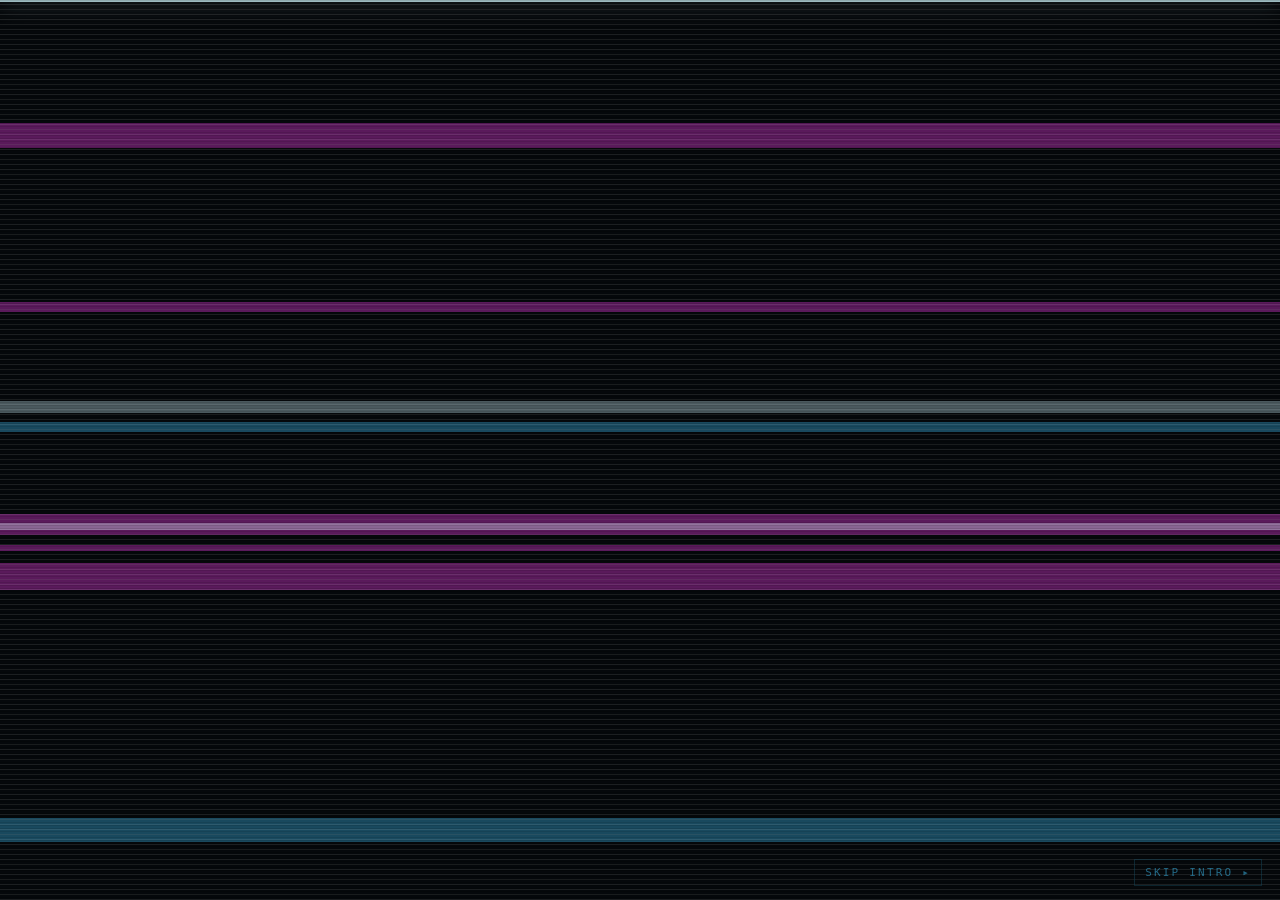
<file: app/static/v2.html>
<!doctype html>
<html lang="de">
<head>
<meta charset="utf-8">
<meta name="viewport" content="width=device-width, initial-scale=1">
<title>QUINTESSENZ V2</title>
<style>
  :root { --p:#3FC8FF; --h:#CFF7FF; --a:#FF8A00; --bg:#05080b; --dim:#17495c; }
  * { box-sizing:border-box; }
  html,body { margin:0; height:100%; background:#000; color:var(--p); overflow:hidden;
              font:14px/1.45 "IBM Plex Mono","Courier Prime","Consolas",monospace;
              user-select:none; -webkit-user-select:none; }
  body::before { content:""; position:fixed; inset:0; pointer-events:none; z-index:90; opacity:.16;
                 background:repeating-linear-gradient(0deg,transparent 0 2px,rgba(0,0,0,.6) 2px 3px); }

  /* Ruhezustand ist "aus". body.on setzt "an" fest und spielt das Einschalten ab; kein
     animation-fill-mode, sonst nimmt eine spaetere Animation (Ruettler) den Endzustand mit. */
  #stage { position:relative; width:100%; height:100%; background:var(--bg);
           transform:scaleY(0); opacity:0; }
  body.on #stage { transform:none; opacity:1; animation:crt-on .85s cubic-bezier(.2,.9,.2,1); }
  body.on #stage::after { content:""; position:absolute; inset:0; background:#fff; opacity:0;
                          pointer-events:none; z-index:40; animation:crt-flicker 1.5s steps(1) .3s; }

  section { position:absolute; inset:0; display:grid; place-items:center; opacity:0;
            pointer-events:none; transition:opacity .45s; }
  section.on { opacity:1; pointer-events:auto; }

  /* ---------- Vorspann und Countdown ---------- */
  #s-count { text-align:center; }
  #preface { position:absolute; text-align:center; opacity:0; }
  #preface.on { opacity:1; animation:pre-out .5s ease-in 1.9s forwards; }
  #preface .wort { font-size:clamp(24px,6vw,68px); font-weight:700; letter-spacing:.3em; text-indent:.3em;
                   color:var(--h); text-shadow:0 0 30px var(--p),0 0 70px rgba(63,200,255,.45); white-space:nowrap; }
  #preface .wort span { display:inline-block; opacity:0; }
  #preface.on .wort span { animation:pre-letter .55s cubic-bezier(.2,.9,.2,1) forwards;
                           animation-delay:calc(var(--i) * 65ms); }
  #preface .strich { height:2px; margin:18px auto 0; width:0; background:var(--p); box-shadow:0 0 14px var(--p); }
  #preface.on .strich { animation:pre-line .9s cubic-bezier(.2,.9,.2,1) .55s forwards; }
  #preface .unter { margin-top:14px; font-size:11px; letter-spacing:.5em; text-indent:.5em; opacity:0; }
  #preface.on .unter { animation:pre-sub .6s ease-out 1.1s forwards; }

  #count { position:relative; width:min(46vmin,320px); aspect-ratio:1; display:grid; place-items:center;
           opacity:0; transition:opacity .3s; }
  #count.on { opacity:1; }
  #count svg { position:absolute; inset:0; width:100%; height:100%; overflow:visible; }
  #count circle { fill:none; transform:rotate(-90deg); transform-origin:100px 100px; }
  .ring-bg { stroke:var(--dim); stroke-width:1.5; stroke-dasharray:3 7; }
  .ring-go { stroke:var(--p); stroke-width:3.5; stroke-linecap:round; stroke-dasharray:540.35;
             stroke-dashoffset:540.35; filter:drop-shadow(0 0 8px var(--p)); }
  .ring-go.go { animation:ring-run 1s linear forwards; }
  .ring-in { stroke:var(--p); stroke-width:1; opacity:.35; }
  .ring-in.go { animation:ring-pulse 1s ease-out; }
  #count-num { position:relative; font-size:min(22vmin,150px); font-weight:700; line-height:1; color:var(--h);
               text-shadow:0 0 30px var(--p),0 0 60px rgba(63,200,255,.5); }
  #count-num.beat { animation:num-in .95s cubic-bezier(.2,.8,.2,1); }
  #count-cap { position:absolute; bottom:-8%; left:0; right:0; font-size:12px; letter-spacing:.45em;
               text-indent:.45em; opacity:.65; }

  /* ---------- Bildstoerung ---------- */
  #glitch { position:absolute; inset:0; z-index:35; pointer-events:none; opacity:0; overflow:hidden; }
  #glitch.on { opacity:1; }
  #glitch i { position:absolute; left:-10%; right:-10%; display:block; background:var(--c); opacity:.34;
              mix-blend-mode:screen; transform:translateX(var(--dx));
              animation:g-slice var(--t) steps(2) infinite alternate; }
  #glitch b { position:absolute; left:0; right:0; height:2px; background:var(--h); opacity:.75;
              box-shadow:0 0 24px var(--h); animation:g-sweep .5s linear infinite; }
  #glitch::after { content:""; position:absolute; inset:-20%; opacity:.1; mix-blend-mode:screen;
                   background:repeating-linear-gradient(0deg,rgba(255,255,255,.9) 0 1px,transparent 1px 5px);
                   animation:g-noise .08s steps(2) infinite; }
  body.glitching #stage { animation:g-shake .09s steps(2) infinite; }

  /* ---------- Systemcheck ---------- */
  #s-boot { place-items:start; padding:6vh 6vw; }
  #boot { margin:0; white-space:pre-wrap; font-size:clamp(12px,1.6vw,18px); line-height:1.7;
          color:var(--p); text-shadow:0 0 8px rgba(63,200,255,.6); }
  #boot .ok { color:#6CFF9A; }
  #boot .warn { color:var(--a); }
  #boot .cur { display:inline-block; width:.6em; height:1.1em; background:var(--p); vertical-align:-.2em;
               animation:blink .8s steps(1) infinite; }
  #boot span.g { display:inline-block; will-change:transform,opacity; }

  /* ---------- Navigation ---------- */
  #s-nav { display:block; }
  #ringe, #speichen { position:absolute; inset:0; pointer-events:none; }
  #ringe circle { fill:none; stroke:var(--dim); opacity:.45; }
  #ringe .lauf { stroke:var(--p); stroke-width:1.2; stroke-dasharray:4 12; opacity:.4;
                 transform-origin:center; animation:drehen 60s linear infinite; }
  #speichen line { stroke:var(--p); stroke-width:1; opacity:.2; stroke-dasharray:3 6;
                   animation:fliessen 1.8s linear infinite; }

  /* Lage ueber transform, damit die Bewegung fluessig bleibt */
  .knoten { position:absolute; left:0; top:0; width:var(--d,96px); cursor:pointer; z-index:3;
            transform:translate(calc(var(--x,0px) - 50%), calc(var(--y,0px) - 50%)) scale(var(--s,1));
            opacity:var(--o,1); pointer-events:none;
            transition:transform .55s cubic-bezier(.2,.9,.25,1.05), opacity .4s;
            will-change:transform,opacity; }
  .knoten.aktiv { pointer-events:auto; }
  .knoten svg { display:block; width:100%; height:auto; overflow:visible; }
  .knoten .titel { margin-top:11px; text-align:center; font-size:13.5px; letter-spacing:.1em;
                   line-height:1.35; color:var(--p); opacity:.8; text-shadow:0 0 8px rgba(0,0,0,.9); }
  .knoten.klein .titel { font-size:10.5px; opacity:0; letter-spacing:.06em; transition:opacity .2s; }
  .knoten.klein .motiv { stroke-width:5.5; }
  .knoten.klein:hover .titel { opacity:1; }
  .knoten:hover { --s:1.12; }
  .knoten:hover .titel { color:var(--f,var(--h)); opacity:1; }
  .knoten:hover .rahmen { stroke:var(--f,var(--h)); opacity:.9; }
  /* Drei Ebenen, drei Farben: Strich hell, Schatten im Akzent, Ringe blau */
  .knoten:hover .motiv { stroke:var(--h); filter:drop-shadow(0 0 12px var(--akz,var(--p))); }
  .knoten.fokus { cursor:zoom-out; }
  .knoten.fokus .titel { font-size:18px; letter-spacing:.22em; color:var(--f,var(--h)); opacity:1; font-weight:700; }
  .knoten.fokus .motiv { stroke:var(--f,var(--h)); }
  .knoten.fokus .rahmen { stroke:var(--f,var(--h)); opacity:.5; }
  /* Symbole leben: drei Ringe drehen unterschiedlich schnell, das Motiv hat einen
     versetzten Akzentschatten. Beim Ueberfahren laeuft alles vier- bis fuenfmal
     schneller, das Motiv wird hell, der Akzent voll sichtbar. */
  .knoten svg * { transform-box:view-box; transform-origin:50px 50px; }
  .motiv { fill:none; stroke:var(--p); stroke-width:4.5; stroke-linecap:round; stroke-linejoin:round;
           transition:stroke .25s; }
  .geist { fill:none; stroke:var(--akz,#FF8A00); stroke-width:4.5; stroke-linecap:round;
           stroke-linejoin:round; opacity:.3; transform:translate(2px,2px);
           animation:geist-atmen 3.6s ease-in-out infinite; animation-delay:var(--ph,0s);
           transition:opacity .25s, stroke .25s; }
  .rahmen { fill:none; stroke:var(--dim); stroke-width:1.4; }
  .r-aussen { stroke-dasharray:16 9; animation:dreh 26s linear infinite; animation-delay:var(--ph,0s); }
  .r-innen  { stroke-dasharray:2 6; opacity:.6; animation:dreh 17s linear infinite reverse;
              animation-delay:var(--ph,0s); }
  .ping     { fill:none; stroke:var(--akz,#FF8A00); stroke-width:1.6; opacity:0; }
  .r-marke  { stroke:var(--akz,#FF8A00); stroke-width:2.6; stroke-linecap:round;
              stroke-dasharray:9 336; opacity:.85; animation:dreh 9s linear infinite;
              animation-delay:var(--ph,0s); }
  .knoten:hover .r-aussen { animation-duration:5s; }
  .knoten:hover .r-innen  { animation-duration:3.4s; opacity:1; }
  .knoten:hover .r-marke  { animation-duration:1.7s; stroke-width:3.4; }
  .knoten:hover .geist    { opacity:.9; animation-duration:.9s; stroke:var(--akz,#FF8A00); }
  .knoten:hover .ping     { animation:ping 1.15s ease-out infinite; }
  .knoten.fokus .r-aussen { animation-duration:14s; }
  .knoten.fokus .r-marke  { animation-duration:5s; }
  .knoten.fokus .geist    { opacity:.5; }

  #mitte { position:absolute; left:50%; top:50%; transform:translate(-50%,-50%); text-align:center;
           pointer-events:none; z-index:2; transition:opacity .4s; }
  #mitte b { display:block; font-size:clamp(16px,2.2vw,28px); letter-spacing:.42em; text-indent:.42em;
             color:var(--h); text-shadow:0 0 26px var(--p); font-weight:700; }
  #mitte span { display:block; margin-top:8px; font-size:10px; letter-spacing:.42em; text-indent:.42em; opacity:.5; }

  #pfad { position:absolute; left:0; right:0; top:26px; text-align:center; font-size:11px;
          letter-spacing:.24em; opacity:.55; z-index:5; pointer-events:none; }
  #hilfe { position:absolute; left:0; right:0; bottom:22px; text-align:center; font-size:10px;
           letter-spacing:.2em; opacity:.3; z-index:5; pointer-events:none; }
  #zurueck { position:absolute; left:24px; top:22px; z-index:6; font:inherit; font-size:11px;
             letter-spacing:.2em; color:var(--p); background:none; border:1px solid var(--dim);
             padding:7px 11px; cursor:pointer; opacity:0; pointer-events:none; transition:opacity .3s; }
  #zurueck.auf { opacity:.7; pointer-events:auto; }
  #zurueck:hover { opacity:1; border-color:var(--h); color:var(--h); }

  #hinweis { position:absolute; left:50%; bottom:64px; transform:translateX(-50%); z-index:30;
             padding:12px 20px; border:1px solid var(--fh,var(--a)); border-radius:4px; color:var(--fh,var(--a));
             background:rgba(6,16,22,.96); font-size:11.5px; letter-spacing:.1em; opacity:0;
             pointer-events:none; transition:opacity .3s; text-align:center; max-width:min(520px,86vw); }
  #hinweis.auf { opacity:1; }
  #hinweis b { display:block; letter-spacing:.2em; margin-bottom:5px; }
  #hinweis span { opacity:.75; font-size:10.5px; letter-spacing:.04em; }

  .skip { position:fixed; right:18px; bottom:14px; font-size:11px; letter-spacing:.2em; opacity:.5; z-index:60;
          color:var(--p); border:1px solid var(--dim); padding:6px 10px; cursor:pointer; background:none;
          font-family:inherit; }
  .skip:hover { opacity:1; border-color:var(--p); }

  @keyframes crt-on { 0% { transform:scaleY(.004) scaleX(.6); opacity:0; }
                      18% { transform:scaleY(.004) scaleX(1); opacity:1; }
                      100% { transform:scaleY(1) scaleX(1); opacity:1; } }
  @keyframes crt-flicker { 0%,6%,12%,100% { opacity:0; } 3% { opacity:.5; } 9% { opacity:.18; } }
  @keyframes pre-letter { 0% { opacity:0; transform:translateY(14px) scale(1.25); filter:blur(7px); }
                          100% { opacity:1; transform:none; filter:blur(0); } }
  @keyframes pre-line { to { width:min(62vw,520px); } }
  @keyframes pre-sub { to { opacity:.6; } }
  @keyframes pre-out { to { opacity:0; transform:scale(1.06); filter:blur(3px); } }
  @keyframes ring-run { from { stroke-dashoffset:540.35; } to { stroke-dashoffset:0; } }
  @keyframes ring-pulse { 0% { transform:rotate(-90deg) scale(1); opacity:.45; }
                          100% { transform:rotate(-90deg) scale(1.25); opacity:0; } }
  @keyframes num-in { 0% { opacity:0; transform:scale(1.7); filter:blur(6px); }
                      22% { opacity:1; transform:scale(1); filter:blur(0); }
                      80% { opacity:1; } 100% { opacity:.15; transform:scale(.94); } }
  @keyframes g-slice { from { transform:translateX(var(--dx)); } to { transform:translateX(calc(var(--dx) * -.7)); } }
  @keyframes g-sweep { from { top:-4%; } to { top:104%; } }
  @keyframes g-noise { 0% { transform:translateY(0); } 100% { transform:translateY(3px); } }
  @keyframes g-shake { 0% { transform:translate(0,0); } 33% { transform:translate(-6px,2px) skewX(.6deg); }
                       66% { transform:translate(5px,-2px) skewX(-.5deg); } 100% { transform:translate(0,0); } }
  @keyframes blink { 0%,49% { opacity:1; } 50%,100% { opacity:.15; } }
  @keyframes drehen { to { transform:rotate(360deg); } }
  @keyframes dreh { to { transform:rotate(360deg); } }
  @keyframes ping { 0% { transform:scale(.72); opacity:.75; }
                    100% { transform:scale(1.18); opacity:0; } }
  @keyframes geist-atmen { 0%,100% { transform:translate(2px,2px); }
                           50% { transform:translate(-2px,-1px); } }
  @keyframes fliessen { to { stroke-dashoffset:-18; } }
  @media (prefers-reduced-motion:reduce) { * { animation-duration:.001s !important; } }
</style>
</head>
<body>
<svg width="0" height="0" aria-hidden="true" style="position:absolute"><defs><g id="g-acker"><path d="M12 70 C28 62 44 78 60 70 C72 64 80 68 88 70"/><path d="M12 82 C28 74 44 90 60 82 C72 76 80 80 88 82"/><path d="M50 58 V26"/><path d="M50 40 C38 40 34 32 34 22 C46 22 50 30 50 40 Z"/></g><g id="g-amboss"><path d="M20 46 H80 V58 H62 L66 74 H34 L38 58 H20 Z"/><path d="M20 46 L10 40 L16 30 L28 46"/><path d="M34 82 H66"/></g><g id="g-analog"><path d="M10 50 C22 18 34 82 46 50 C58 18 70 82 82 50 H90"/></g><g id="g-anleitung"><rect x="24" y="16" width="52" height="68" rx="3"/><path d="M34 34 l6 6 l10 -12 M56 36 H68 M34 54 l6 6 l10 -12 M56 56 H68 M34 72 h6 M56 72 H68"/></g><g id="g-antenne"><path d="M50 84 V34"/><path d="M34 84 L50 52 L66 84 Z"/><circle cx="50" cy="28" r="4"/><path d="M36 22 A20 20 0 0 1 64 22"/><path d="M26 14 A34 34 0 0 1 74 14"/></g><g id="g-arbeiten"><path d="M18 26 H70 V58 H40 L26 70 V58 H18 Z"/><path d="M30 40 h28 M30 48 h18"/><circle cx="70" cy="70" r="13"/><circle cx="70" cy="70" r="4"/><path d="M70 52 v6 M70 82 v6 M52 70 h6 M82 70 h6"/></g><g id="g-archiv"><path d="M16 30 C30 22 44 24 50 30 L50 80 C44 74 30 72 16 80 Z"/><path d="M84 30 C70 22 56 24 50 30 L50 80 C56 74 70 72 84 80 Z"/></g><g id="g-assistent"><rect x="18" y="26" width="64" height="40" rx="4"/><path d="M30 38 v16 M42 38 v16 M54 38 v16 M66 38 v16"/><path d="M34 78 h32 M28 66 v12 M72 66 v12"/></g><g id="g-auge"><path d="M14 50 C28 30 72 30 86 50 C72 70 28 70 14 50 Z"/><circle cx="50" cy="50" r="12"/><circle cx="50" cy="50" r="4"/></g><g id="g-baby"><circle cx="50" cy="38" r="20"/><circle cx="43" cy="36" r="3"/><circle cx="57" cy="36" r="3"/><path d="M42 46 c4 4 12 4 16 0"/><path d="M30 60 C30 78 70 78 70 60"/><path d="M38 20 c6 -8 18 -8 24 0"/></g><g id="g-bauteil"><path d="M10 50 H26 L32 36 L44 64 L56 36 L68 64 L74 50 H90"/></g><g id="g-blitz"><path d="M56 12 L32 52 L48 52 L42 88 L70 44 L52 44 L62 12 Z"/></g><g id="g-buch"><path d="M16 30 C30 22 44 24 50 30 L50 80 C44 74 30 72 16 80 Z"/><path d="M84 30 C70 22 56 24 50 30 L50 80 C56 74 70 72 84 80 Z"/></g><g id="g-chemie"><path d="M42 16 V40 L22 76 a6 6 0 0 0 5 9 H73 a6 6 0 0 0 5 -9 L58 40 V16 Z"/><path d="M36 16 H64"/><path d="M32 62 H68"/></g><g id="g-chip"><rect x="30" y="30" width="40" height="40" rx="3"/><path d="M38 30 V18 M50 30 V18 M62 30 V18 M38 70 V82 M50 70 V82 M62 70 V82 M30 38 H18 M30 50 H18 M30 62 H18 M70 38 H82 M70 50 H82 M70 62 H82"/></g><g id="g-code"><path d="M34 28 C22 28 26 44 16 50 C26 56 22 72 34 72"/><path d="M66 28 C78 28 74 44 84 50 C74 56 78 72 66 72"/><path d="M56 26 L44 74"/></g><g id="g-digital"><path d="M10 66 H26 V34 H42 V66 H58 V34 H74 V66 H90"/></g><g id="g-drucken"><path d="M30 34 V16 H70 V34"/><path d="M18 34 H82 V62 H70 V50 H30 V62 H18 Z"/><path d="M30 50 H70 V84 H30 Z"/><path d="M38 60 H62 M38 70 H62"/><circle cx="72" cy="42" r="3"/></g><g id="g-faden"><ellipse cx="50" cy="26" rx="20" ry="8"/><path d="M30 26 V74 M70 26 V74"/><ellipse cx="50" cy="74" rx="20" ry="8"/><path d="M30 42 H70 M30 58 H70"/></g><g id="g-fahrzeug"><path d="M16 62 V50 L28 34 H62 L76 50 H84 V62"/><circle cx="32" cy="66" r="8"/><circle cx="68" cy="66" r="8"/><path d="M40 62 H60 M34 50 H66"/></g><g id="g-feuer"><path d="M50 84 C30 84 22 70 28 56 c4 8 8 8 10 4 c4 -12 -4 -20 2 -32 c2 14 14 14 14 26 c4 -6 4 -12 2 -16 c14 10 18 24 12 36 c-2 6 -10 10 -18 10 Z"/></g><g id="g-forum"><path d="M14 24 H62 V56 H34 L22 68 V56 H14 Z"/><path d="M70 40 H86 V72 H78 V84 L66 72 H46"/><path d="M24 34 H52 M24 44 H44"/></g><g id="g-foto"><path d="M14 34 H32 L38 24 H62 L68 34 H86 V78 H14 Z"/><circle cx="50" cy="54" r="16"/><circle cx="50" cy="54" r="7"/><circle cx="76" cy="42" r="3"/></g><g id="g-fragen"><path d="M14 24 H86 V64 H46 L28 80 V64 H14 Z"/><path d="M40 38 a10 10 0 1 1 10 12 v4"/><circle cx="50" cy="58" r="2.5"/></g><g id="g-gas"><path d="M30 84 V52 a20 20 0 0 1 40 0 V84 Z"/><path d="M50 32 c-6 -8 0 -14 4 -18 c-2 10 8 10 6 18"/><path d="M38 84 V66 h24 v18"/></g><g id="g-gemeinschaft"><circle cx="28" cy="34" r="9"/><circle cx="72" cy="34" r="9"/><circle cx="50" cy="28" r="11"/><path d="M14 72 c0 -12 10 -18 14 -18 M86 72 c0 -12 -10 -18 -14 -18"/><path d="M32 80 c0 -16 10 -24 18 -24 s18 8 18 24"/></g><g id="g-generator"><circle cx="50" cy="50" r="26"/><path d="M36 58 C44 40 56 60 64 42"/><path d="M50 24 V12 M50 76 v12 M24 50 H12 M76 50 h12"/></g><g id="g-glas"><path d="M32 28 H68 V78 a6 6 0 0 1 -6 6 H38 a6 6 0 0 1 -6 -6 Z"/><path d="M28 22 H72"/><path d="M38 44 H62 M38 58 H62"/></g><g id="g-globus"><circle cx="50" cy="50" r="32"/><ellipse cx="50" cy="50" rx="13" ry="32"/><path d="M18 50 H82 M24 32 C38 40 62 40 76 32 M24 68 C38 60 62 60 76 68"/></g><g id="g-gluehbirne"><path d="M38 66 a20 20 0 1 1 24 0 v8 H38 Z"/><path d="M40 78 H60 M42 86 H58"/><path d="M44 62 l6 -14 l6 14"/></g><g id="g-haus"><path d="M18 50 L50 22 L82 50"/><path d="M26 46 V80 H74 V46"/><path d="M42 80 V60 H58 V80"/></g><g id="g-herz"><path d="M50 82 C26 64 16 52 16 38 a16 16 0 0 1 34 -8 a16 16 0 0 1 34 8 c0 14 -10 26 -34 44 Z"/><path d="M22 48 H38 l6 -10 l8 20 l6 -10 H78"/></g><g id="g-hochspannung"><path d="M30 16 L30 84 M70 16 L70 84"/><path d="M30 40 L44 50 L30 60 M70 40 L56 50 L70 60"/><path d="M46 44 L54 50 L46 56"/></g><g id="g-hoehe"><path d="M14 74 C30 62 44 78 58 66 C70 56 80 62 88 58"/><path d="M14 58 C30 46 44 62 58 50 C70 40 80 46 88 42"/><path d="M14 42 C30 30 44 46 58 34 C70 24 80 30 88 26"/></g><g id="g-hydraulik"><rect x="14" y="36" width="44" height="28" rx="2"/><path d="M36 36 V64"/><path d="M58 50 H86"/><path d="M80 44 v12"/><path d="M22 30 v-8 M46 30 v-8"/></g><g id="g-karte"><path d="M16 28 L38 20 L62 30 L84 22 V72 L62 80 L38 70 L16 78 Z"/><path d="M38 20 V70 M62 30 V80"/></g><g id="g-kompass"><circle cx="50" cy="50" r="32"/><path d="M62 38 L44 44 L38 62 L56 56 Z"/><path d="M50 10 v8 M50 82 v8 M10 50 h8 M82 50 h8"/></g><g id="g-kreuz"><path d="M42 16 H58 V42 H84 V58 H58 V84 H42 V58 H16 V42 H42 Z"/></g><g id="g-lager"><circle cx="50" cy="50" r="30"/><circle cx="50" cy="50" r="13"/><circle cx="50" cy="28" r="5"/><circle cx="50" cy="72" r="5"/><circle cx="28" cy="50" r="5"/><circle cx="72" cy="50" r="5"/><circle cx="66" cy="34" r="5"/><circle cx="34" cy="66" r="5"/></g><g id="g-lehrblatt"><rect x="20" y="14" width="60" height="72" rx="3"/><rect x="30" y="26" width="40" height="24" rx="2"/><path d="M34 46 L44 34 L52 42 L58 36 L66 46"/><path d="M30 60 H70 M30 68 H70 M30 76 H54"/></g><g id="g-leistung"><path d="M50 20 V38 M50 62 V80"/><path d="M34 38 H66 L50 62 Z"/><path d="M34 62 H66"/></g><g id="g-maske"><path d="M24 38 C24 26 76 26 76 38 V52 C76 72 62 82 50 82 S24 72 24 52 Z"/><circle cx="38" cy="46" r="4"/><circle cx="62" cy="46" r="4"/><path d="M34 64 h32 M30 34 l-14 -8 M70 34 l14 -8"/></g><g id="g-medizin"><path d="M42 16 H58 V42 H84 V58 H58 V84 H42 V58 H16 V42 H42 Z"/></g><g id="g-messen"><path d="M20 68 A30 30 0 0 1 80 68"/><path d="M50 68 L66 40"/><circle cx="50" cy="68" r="4"/><path d="M24 78 H76"/></g><g id="g-mikrobe"><circle cx="50" cy="50" r="22"/><circle cx="42" cy="44" r="4"/><circle cx="58" cy="52" r="5"/><circle cx="48" cy="60" r="3"/><path d="M50 28 v-10 M50 72 v10 M28 50 h-10 M72 50 h10 M34 34 l-7 -7 M66 66 l7 7 M66 34 l7 -7 M34 66 l-7 7"/></g><g id="g-motor"><circle cx="46" cy="50" r="26"/><path d="M36 60 L46 38 L56 60 M40 52 H52"/><path d="M72 50 H90 M82 42 v16"/></g><g id="g-netzwerk"><circle cx="50" cy="22" r="8"/><circle cx="22" cy="72" r="8"/><circle cx="78" cy="72" r="8"/><circle cx="50" cy="50" r="8"/><path d="M50 30 V42 M44 56 L28 66 M56 56 L72 66 M30 72 H70"/></g><g id="g-ofen"><path d="M26 84 V44 a24 24 0 0 1 48 0 V84 Z"/><path d="M40 84 V64 h20 v20"/><path d="M50 20 v-8 M36 26 l-6 -6 M64 26 l6 -6"/></g><g id="g-ort"><path d="M50 12 c-14 0 -22 10 -22 22 c0 16 22 40 22 40 s22 -24 22 -40 c0 -12 -8 -22 -22 -22 Z"/><circle cx="50" cy="34" r="8"/><path d="M26 84 H74"/></g><g id="g-pflanze"><path d="M50 84 V44"/><path d="M50 56 C34 56 26 46 26 32 C42 32 50 42 50 56 Z"/><path d="M50 48 C66 48 74 38 74 24 C58 24 50 34 50 48 Z"/></g><g id="g-pille"><rect x="14" y="38" width="72" height="24" rx="12" transform="rotate(-20 50 50)"/><path d="M38 62 L62 38"/></g><g id="g-pumpe"><circle cx="42" cy="54" r="20"/><path d="M42 34 V54 H62"/><path d="M62 44 H80 V64 H62"/><path d="M42 74 V86 M28 86 H56"/></g><g id="g-quellen"><path d="M22 20 H62 L74 32 V70 H22 Z"/><path d="M62 20 V32 H74"/><path d="M32 44 H64 M32 54 H64 M32 62 H52"/><path d="M30 78 H82 V36"/></g><g id="g-regler"><path d="M14 34 H86 M14 66 H86"/><circle cx="38" cy="34" r="8"/><circle cx="66" cy="66" r="8"/></g><g id="g-relais"><rect x="16" y="32" width="26" height="36" rx="2"/><path d="M20 38 L38 56 M20 48 L38 66 M20 58 L34 68"/><circle cx="54" cy="40" r="3"/><path d="M54 40 L86 52"/><path d="M84 30 h-8 M84 66 h-8"/></g><g id="g-route"><path d="M26 78 C26 58 74 62 74 40" stroke-dasharray="6 6"/><path d="M26 78 a8 8 0 1 0 0 -16 a8 8 0 0 0 0 16 Z"/><path d="M74 14 c-9 0 -14 7 -14 14 c0 11 14 22 14 22 s14 -11 14 -22 c0 -7 -5 -14 -14 -14 Z"/><circle cx="74" cy="28" r="5"/></g><g id="g-schild"><path d="M50 14 L82 26 C82 54 70 74 50 86 C30 74 18 54 18 26 Z"/><path d="M38 50 l8 10 l18 -22"/></g><g id="g-schlange"><path d="M30 30 C30 18 70 18 70 30 V44 C70 52 30 48 30 58 V70 C30 82 70 82 70 70"/><circle cx="40" cy="26" r="3"/><circle cx="60" cy="74" r="3"/></g><g id="g-schweissen"><path d="M18 78 L46 44"/><path d="M40 36 L58 54 L48 64 L30 46 Z"/><path d="M62 44 c8 -10 6 -18 2 -24 c12 6 18 16 12 26 c6 -2 8 -8 8 -12 c6 10 2 22 -10 24 c-8 2 -14 -4 -12 -14 Z"/></g><g id="g-sensor"><path d="M14 50 H34"/><circle cx="50" cy="50" r="16"/><path d="M66 34 L86 22 M66 50 H86 M66 66 L86 78"/></g><g id="g-seuche"><circle cx="50" cy="50" r="18"/><path d="M50 32 V16 M50 68 V84 M32 50 H16 M68 50 H84 M37 37 L26 26 M63 63 L74 74 M63 37 L74 26 M37 63 L26 74"/><circle cx="44" cy="46" r="3"/><circle cx="56" cy="54" r="3"/></g><g id="g-skalpell"><path d="M18 82 L44 56"/><path d="M40 52 L60 32 a14 14 0 0 1 20 20 L60 72 Z"/><path d="M52 44 L68 60"/></g><g id="g-sonne"><circle cx="50" cy="50" r="18"/><path d="M50 14 v10 M50 76 v10 M14 50 h10 M76 50 h10 M23 23 l7 7 M70 70 l7 7 M77 23 l-7 7 M30 70 l-7 7"/></g><g id="g-spritze"><path d="M20 80 L38 62"/><path d="M34 52 L48 66 L70 44 L56 30 Z"/><path d="M62 24 L76 38"/><path d="M52 34 l8 8 M44 42 l8 8"/></g><g id="g-stethoskop"><path d="M26 16 V42 a14 14 0 0 0 28 0 V16"/><path d="M40 56 V66 a14 14 0 0 0 28 0 V58"/><circle cx="68" cy="50" r="9"/><circle cx="22" cy="16" r="4"/><circle cx="58" cy="16" r="4"/></g><g id="g-strahlung"><circle cx="50" cy="50" r="7"/><path d="M50 20 A30 30 0 0 1 76 65 L62 57 A14 14 0 0 0 50 36 Z"/><path d="M24 65 A30 30 0 0 1 50 20 V36 A14 14 0 0 0 38 57 Z"/><path d="M76 65 A30 30 0 0 1 24 65 L38 57 A14 14 0 0 0 62 57 Z"/></g><g id="g-survival"><path d="M20 78 L50 22 L80 78 Z"/><path d="M34 78 L50 50 L66 78"/><path d="M12 86 H88"/></g><g id="g-technik"><path d="M22 78 L52 48"/><path d="M46 42 a13 13 0 1 0 12 -12 L48 40 L40 32 L50 22 a13 13 0 0 0 -4 20 Z"/><path d="M74 22 L58 38 L62 42 L78 26 Z"/><path d="M78 26 L86 18"/><circle cx="24" cy="76" r="4"/></g><g id="g-terminal"><rect x="14" y="24" width="72" height="52" rx="4"/><path d="M14 38 H86"/><path d="M26 52 L36 60 L26 68 M44 68 H64"/></g><g id="g-topf"><path d="M22 40 H78 V66 a10 10 0 0 1 -10 10 H32 a10 10 0 0 1 -10 -10 Z"/><path d="M14 46 H22 M78 46 H86"/><path d="M38 30 c0 -8 6 -8 6 -14 M54 30 c0 -8 6 -8 6 -14"/></g><g id="g-traeger"><path d="M18 22 H82 M18 78 H82 M42 22 V78 M58 22 V78"/><path d="M50 8 v8 M50 84 v8 M44 14 l6 -6 l6 6 M44 86 l6 6 l6 -6"/></g><g id="g-tropfen"><path d="M50 14 C34 38 26 50 26 60 a24 24 0 0 0 48 0 c0 -10 -8 -22 -24 -46 Z"/><path d="M38 62 a12 12 0 0 0 12 12"/></g><g id="g-vorlesen"><path d="M20 40 H34 L52 24 V76 L34 60 H20 Z"/><path d="M62 38 a16 16 0 0 1 0 24"/><path d="M72 28 a30 30 0 0 1 0 44"/></g><g id="g-waage"><path d="M50 18 V80 M30 80 H70"/><path d="M22 34 H78"/><path d="M22 34 L12 56 a12 12 0 0 0 20 0 Z"/><path d="M78 34 L68 56 a12 12 0 0 0 20 0 Z"/><circle cx="50" cy="28" r="5"/></g><g id="g-wasserrad"><circle cx="50" cy="46" r="26"/><circle cx="50" cy="46" r="6"/><path d="M50 20 V72 M24 46 H76 M32 28 L68 64 M68 28 L32 64"/><path d="M12 84 C28 76 44 92 60 84 C72 78 80 82 88 84"/></g><g id="g-werkstoff"><path d="M16 34 L50 18 L84 34 L50 50 Z"/><path d="M16 50 L50 66 L84 50"/><path d="M16 66 L50 82 L84 66"/><path d="M16 34 V66 M84 34 V66"/></g><g id="g-woerter"><rect x="18" y="20" width="64" height="60" rx="4"/><path d="M30 62 L40 34 L50 62 M33 54 H47"/><path d="M58 34 H72 L58 62 H72"/></g><g id="g-zahn"><path d="M28 30 C28 18 44 16 50 22 C56 16 72 18 72 30 C72 46 66 52 64 68 C62 80 54 82 52 68 L50 56 L48 68 C46 82 38 80 36 68 C34 52 28 46 28 30 Z"/></g><g id="g-zahnrad"><path d="M50.0 20.0 L57.2 10.7 L69.8 15.2 L69.3 27.0 L69.3 27.0 L80.8 24.5 L87.5 36.1 L79.5 44.8 L79.5 44.8 L90.0 50.3 L87.7 63.4 L76.0 65.0 L76.0 65.0 L80.5 75.9 L70.2 84.5 L60.3 78.2 L60.3 78.2 L56.7 89.4 L43.3 89.4 L39.7 78.2 L39.7 78.2 L29.8 84.5 L19.5 75.9 L24.0 65.0 L24.0 65.0 L12.3 63.4 L10.0 50.3 L20.5 44.8 L20.5 44.8 L12.5 36.1 L19.2 24.5 L30.7 27.0 L30.7 27.0 L30.2 15.2 L42.8 10.7 L50.0 20.0 Z"/><circle cx="50" cy="50" r="13"/></g><g id="g-zurueck"><circle cx="50" cy="50" r="30" stroke-dasharray="6 6"/><path d="M60 34 L42 50 L60 66"/></g></defs></svg>

<div id="stage">

  <section id="s-count" class="on">
    <div id="preface">
      <div class="wort"></div>
      <div class="strich"></div>
      <div class="unter">STAND BY</div>
    </div>
    <div id="count">
      <svg viewBox="0 0 200 200" aria-hidden="true">
        <circle class="ring-bg" cx="100" cy="100" r="86"/>
        <circle class="ring-in" cx="100" cy="100" r="70"/>
        <circle class="ring-go" cx="100" cy="100" r="86"/>
      </svg>
      <div id="count-num" aria-live="polite">3</div>
      <div id="count-cap">RESET SEQUENCE</div>
    </div>
  </section>
  <div id="glitch" aria-hidden="true"></div>

  <section id="s-boot"><pre id="boot"></pre></section>

  <section id="s-nav">
    <svg id="ringe"></svg>
    <svg id="speichen"></svg>
    <div id="mitte"><b>QUINTESSENZ</b><span>V2 &middot; KNOWLEDGE TERMINAL</span></div>
    <div id="pfad"></div>
    <button id="zurueck" type="button">&#9666; BACK</button>
    <div id="hilfe">SELECT A SYMBOL &middot; ESC OR CENTRE = BACK</div>
  </section>

  <div id="hinweis"></div>
</div>
<button class="skip" id="skip" type="button">SKIP INTRO &#9656;</button>

<script>
(() => {
  const BAUM = [{"id": "TEC", "name": "TECHNOLOGY", "glyph": "technik", "farbe": "#FFB000", "kinder": [{"id": "EL", "name": "ELECTRICS", "glyph": "blitz", "farbe": "#FFB000", "kinder": [{"id": "el1", "name": "Fundamentals", "glyph": "bauteil", "farbe": null, "kinder": []}, {"id": "el2", "name": "Analog", "glyph": "analog", "farbe": null, "kinder": []}, {"id": "el3", "name": "Digital", "glyph": "digital", "farbe": null, "kinder": []}, {"id": "el4", "name": "Power", "glyph": "leistung", "farbe": null, "kinder": []}, {"id": "el5", "name": "Drives", "glyph": "motor", "farbe": null, "kinder": []}, {"id": "el6", "name": "Control", "glyph": "regler", "farbe": null, "kinder": []}, {"id": "el7", "name": "Sensors", "glyph": "sensor", "farbe": null, "kinder": []}, {"id": "el8", "name": "Relay Logic", "glyph": "relais", "farbe": null, "kinder": []}, {"id": "el9", "name": "Measurement", "glyph": "messen", "farbe": null, "kinder": []}, {"id": "el10", "name": "High Voltage", "glyph": "hochspannung", "farbe": null, "kinder": []}, {"id": "el11", "name": "Radio", "glyph": "antenne", "farbe": null, "kinder": []}]}, {"id": "ME", "name": "MECHANICS", "glyph": "zahnrad", "farbe": "#FF6A00", "kinder": [{"id": "me1", "name": "Statics", "glyph": "traeger", "farbe": null, "kinder": []}, {"id": "me2", "name": "Machine Parts", "glyph": "lager", "farbe": null, "kinder": []}, {"id": "me3", "name": "Materials", "glyph": "werkstoff", "farbe": null, "kinder": []}, {"id": "me4", "name": "Manufacturing", "glyph": "schweissen", "farbe": null, "kinder": []}, {"id": "me5", "name": "Fluid Power", "glyph": "hydraulik", "farbe": null, "kinder": []}, {"id": "me6", "name": "Vehicles", "glyph": "fahrzeug", "farbe": null, "kinder": []}]}, {"id": "PR", "name": "PROGRAMMING", "glyph": "terminal", "farbe": "#33FF66", "kinder": [{"id": "pr1", "name": "C", "glyph": "code", "farbe": null, "kinder": []}, {"id": "pr2", "name": "Python", "glyph": "schlange", "farbe": null, "kinder": []}, {"id": "pr3", "name": "Linux", "glyph": "terminal", "farbe": null, "kinder": []}, {"id": "pr4", "name": "Embedded", "glyph": "chip", "farbe": null, "kinder": []}, {"id": "pr5", "name": "Network", "glyph": "netzwerk", "farbe": null, "kinder": []}]}]}, {"id": "SUR", "name": "SURVIVAL", "glyph": "survival", "farbe": "#FFA76B", "kinder": [{"id": "SV", "name": "SUPPLY", "glyph": "glas", "farbe": "#FFA76B", "kinder": [{"id": "sv1", "name": "Preserving", "glyph": "glas", "farbe": null, "kinder": []}, {"id": "sv2", "name": "Plants", "glyph": "pflanze", "farbe": null, "kinder": []}, {"id": "sv3", "name": "Fire & Shelter", "glyph": "feuer", "farbe": null, "kinder": []}, {"id": "sv4", "name": "Farming", "glyph": "acker", "farbe": null, "kinder": []}, {"id": "sv5", "name": "Building", "glyph": "haus", "farbe": null, "kinder": []}, {"id": "sv6", "name": "How-To", "glyph": "anleitung", "farbe": null, "kinder": []}, {"id": "sv7", "name": "Recipes", "glyph": "topf", "farbe": null, "kinder": []}]}, {"id": "NS", "name": "RESTART", "glyph": "amboss", "farbe": "#E07A3F", "kinder": [{"id": "ns1", "name": "Tech Trees", "glyph": "netzwerk", "farbe": null, "kinder": []}, {"id": "ns2", "name": "Metallurgy", "glyph": "ofen", "farbe": null, "kinder": []}, {"id": "ns3", "name": "Chemistry", "glyph": "chemie", "farbe": null, "kinder": []}, {"id": "ns4", "name": "Textiles", "glyph": "faden", "farbe": null, "kinder": []}, {"id": "ns5", "name": "Early Power", "glyph": "gluehbirne", "farbe": null, "kinder": []}, {"id": "ns6", "name": "Community", "glyph": "gemeinschaft", "farbe": null, "kinder": []}]}, {"id": "SI", "name": "SECURITY", "glyph": "schild", "farbe": "#E6E6E6", "kinder": [{"id": "si1", "name": "Watch", "glyph": "auge", "farbe": null, "kinder": []}, {"id": "si2", "name": "Perimeter", "glyph": "schild", "farbe": null, "kinder": []}, {"id": "si3", "name": "CBRN", "glyph": "maske", "farbe": null, "kinder": []}, {"id": "si4", "name": "Radiation", "glyph": "strahlung", "farbe": null, "kinder": []}, {"id": "si5", "name": "Quarantine", "glyph": "seuche", "farbe": null, "kinder": []}, {"id": "si6", "name": "Navigation", "glyph": "kompass", "farbe": null, "kinder": []}, {"id": "si7", "name": "Law", "glyph": "waage", "farbe": null, "kinder": []}]}, {"id": "EN", "name": "ENERGY", "glyph": "sonne", "farbe": "#FFD447", "kinder": [{"id": "en1", "name": "Solar", "glyph": "sonne", "farbe": null, "kinder": []}, {"id": "en2", "name": "Generators", "glyph": "generator", "farbe": null, "kinder": []}, {"id": "en3", "name": "Wood Gas", "glyph": "gas", "farbe": null, "kinder": []}, {"id": "en4", "name": "Hydro & Wind", "glyph": "wasserrad", "farbe": null, "kinder": []}, {"id": "en5", "name": "Pumps", "glyph": "pumpe", "farbe": null, "kinder": []}]}]}, {"id": "MED", "name": "MEDICINE", "glyph": "medizin", "farbe": "#FF4FA3", "kinder": [{"id": "M1", "name": "FIRST AID", "glyph": "herz", "farbe": "#FF4FA3", "kinder": [{"id": "m11", "name": "CPR", "glyph": "herz", "farbe": null, "kinder": []}, {"id": "m12", "name": "Bleeding", "glyph": "kreuz", "farbe": null, "kinder": []}, {"id": "m13", "name": "Wounds", "glyph": "skalpell", "farbe": null, "kinder": []}, {"id": "m14", "name": "Shock", "glyph": "stethoskop", "farbe": null, "kinder": []}]}, {"id": "M2", "name": "DISEASES", "glyph": "mikrobe", "farbe": "#FF7AC0", "kinder": [{"id": "m21", "name": "Diagnosis", "glyph": "stethoskop", "farbe": null, "kinder": []}, {"id": "m22", "name": "Medication", "glyph": "pille", "farbe": null, "kinder": []}, {"id": "m23", "name": "Infections", "glyph": "mikrobe", "farbe": null, "kinder": []}, {"id": "m24", "name": "Anatomy", "glyph": "herz", "farbe": null, "kinder": []}]}, {"id": "M3", "name": "NO DOCTOR", "glyph": "skalpell", "farbe": "#FFA8D6", "kinder": [{"id": "m31", "name": "Examination", "glyph": "stethoskop", "farbe": null, "kinder": []}, {"id": "m32", "name": "Childbirth", "glyph": "baby", "farbe": null, "kinder": []}, {"id": "m33", "name": "Field Surgery", "glyph": "skalpell", "farbe": null, "kinder": []}, {"id": "m34", "name": "Dental", "glyph": "zahn", "farbe": null, "kinder": []}, {"id": "m35", "name": "Long-Term Care", "glyph": "spritze", "farbe": null, "kinder": []}]}, {"id": "M4", "name": "HYGIENE", "glyph": "tropfen", "farbe": "#FFC7E4", "kinder": [{"id": "m41", "name": "Treatment", "glyph": "tropfen", "farbe": null, "kinder": []}, {"id": "m42", "name": "Quality", "glyph": "mikrobe", "farbe": null, "kinder": []}, {"id": "m43", "name": "Epidemics", "glyph": "seuche", "farbe": null, "kinder": []}]}]}, {"id": "ARC", "name": "ARCHIVE", "glyph": "archiv", "farbe": "#FFF1B8", "kinder": [{"id": "AW", "name": "KNOWLEDGE", "glyph": "buch", "farbe": "#FFF1B8", "kinder": [{"id": "aw1", "name": "Wikipedia", "glyph": "globus", "farbe": null, "kinder": []}, {"id": "aw2", "name": "Books", "glyph": "buch", "farbe": null, "kinder": []}, {"id": "aw3", "name": "Textbooks", "glyph": "lehrblatt", "farbe": null, "kinder": []}, {"id": "aw4", "name": "Dictionary", "glyph": "woerter", "farbe": null, "kinder": []}, {"id": "aw5", "name": "Q&A", "glyph": "forum", "farbe": null, "kinder": []}]}, {"id": "KN", "name": "MAPS", "glyph": "karte", "farbe": "#2EF2C0", "kinder": [{"id": "kn1", "name": "World Map", "glyph": "globus", "farbe": null, "kinder": []}, {"id": "kn2", "name": "Europe", "glyph": "karte", "farbe": null, "kinder": []}, {"id": "kn3", "name": "Germany", "glyph": "karte", "farbe": null, "kinder": []}, {"id": "kn4", "name": "Routing", "glyph": "route", "farbe": null, "kinder": []}, {"id": "kn5", "name": "Places", "glyph": "ort", "farbe": null, "kinder": []}, {"id": "kn6", "name": "Contours", "glyph": "hoehe", "farbe": null, "kinder": []}]}]}, {"id": "ASS", "name": "ASSISTANT", "glyph": "assistent", "farbe": "#FF3DF5", "kinder": []}];
  const FUNKTIONEN = [{"id": "f1", "name": "ASK THE AI", "glyph": "fragen", "text": "Ask a question, get an answer from this area's sources with the exact reference"}, {"id": "f2", "name": "WORK WITH AI", "glyph": "arbeiten", "text": "Calculate, translate, summarise, walk through a job step by step"}, {"id": "f3", "name": "SOURCES", "glyph": "quellen", "text": "Read the archives and documents of this area in the original"}, {"id": "f4", "name": "PRINT", "glyph": "drucken", "text": "Collect pages as a PDF and print them, for when no device runs"}, {"id": "f5", "name": "HANDOUT", "glyph": "lehrblatt", "text": "Lay out a double page: text, cutaway drawing, warnings, fault table"}, {"id": "f6", "name": "PHOTO", "glyph": "foto", "text": "Photograph a type plate or part and read it in the context of this area"}, {"id": "f7", "name": "READ ALOUD", "glyph": "vorlesen", "text": "Speak the answer out loud, for working with dirty hands"}];
  const LINES = ["QUINTESSENZ TERMINAL  //  BIOS 2.0  //  ATOMIC AGE EDITION", "", "CPU ........ ARM CORTEX-A76 x4 @ 2.4 GHZ .......... OK", "MEMORY ..... 16384 MB ............................ OK", "STORAGE .... /srv/box  740 GB, READ-ONLY ......... OK", "KIWIX ...... 39 ARCHIVES, 2 LANGUAGES ............ OK", "MAPS ....... WORLD / EUROPE / DACH / GERMANY ..... OK", "MODELS ..... 9 LOADED, NO CLOUD .................. OK", "NETWORK .... NONE (BY DESIGN) .................... OK", "", "SCANNING KNOWLEDGE GROUPS ........................ 5 FOUND", "INITIALIZING INTERFACE"];
  const $ = s => document.querySelector(s);
  const reduced = matchMedia('(prefers-reduced-motion: reduce)').matches;
  let skipped = false;

  // Bildtakt als Taktgeber, setTimeout als Notnagel. Browser halten requestAnimationFrame
  // an, sobald das Fenster nicht sichtbar ist; ohne den Notnagel bliebe der Vorspann dann
  // fuer immer am Anfang stehen. setTimeout laeuft auch im Hintergrund, nur gedrosselt.
  const wait = ms => new Promise(res => {
    if (reduced || ms <= 0) return res();
    let fertig = false;
    const ende = () => { if (!fertig) { fertig = true; res(); } };
    const t0 = performance.now();
    (function f(now) { if (fertig) return; (now - t0 >= ms || skipped) ? ende() : requestAnimationFrame(f); })(t0);
    setTimeout(ende, ms + 40);
  });

  function tippen(pre, cur, line, cps) {
    return new Promise(res => {
      if (reduced || skipped) {
        for (const ch of line) { const s = document.createElement('span'); s.className = 'g';
                                 s.textContent = ch; pre.insertBefore(s, cur); }
        return res();
      }
      let i = 0, fertig = false;
      const t0 = performance.now();
      const setze = bis => {
        while (i < bis) {
          const s = document.createElement('span'); s.className = 'g'; s.textContent = line[i++];
          pre.insertBefore(s, cur);
        }
      };
      const ende = () => { if (!fertig) { fertig = true; setze(line.length); res(); } };
      (function f(now) {
        if (fertig) return;
        setze(Math.min(line.length, Math.floor((now - t0) / 1000 * cps)));
        (i >= line.length || skipped) ? ende() : requestAnimationFrame(f);
      })(t0);
      setTimeout(ende, (line.length / cps) * 1000 + 600);
    });
  }

  // ================= Navigation ===============================================
  const buehne = $('#s-nav');
  const alle = [];
  let pfad = [];

  const NS = 'http://www.w3.org/2000/svg';
  function motiv(glyph, klasse) {
    const u = document.createElementNS(NS, 'use');
    u.setAttribute('href', '#g-' + glyph);
    u.setAttribute('class', klasse || 'motiv');
    return u;
  }

  function baueKnoten(daten, eltern) {
    const el = document.createElement('div');
    el.className = 'knoten';
    const farbe = daten.farbe || (eltern && eltern.farbe) || null;
    if (farbe) el.style.setProperty('--f', farbe);
    const s = document.createElementNS(NS, 'svg');
    s.setAttribute('viewBox', '-8 -8 116 116');
    const ring = (r, klasse) => {
      const c = document.createElementNS(NS, 'circle');
      c.setAttribute('cx', 50); c.setAttribute('cy', 50); c.setAttribute('r', r);
      c.setAttribute('class', klasse);
      return c;
    };
    // Akzentfarbe: bei gefaerbten Bereichen deren Farbe, sonst Amber
    el.style.setProperty('--akz', farbe || '#FF8A00');
    // Jeder Knoten laeuft mit eigener Phase, sonst drehen alle im Gleichschritt
    el.style.setProperty('--ph', (-(alle.length * 1.7) % 26).toFixed(1) + 's');
    s.append(ring(55, 'rahmen r-aussen'), ring(48, 'rahmen r-innen'), ring(55, 'ping'),
             ring(53.5, 'r-marke'), motiv(daten.glyph, 'geist'), motiv(daten.glyph, 'motiv'));
    const t = document.createElement('div');
    t.className = 'titel'; t.textContent = daten.name;
    el.append(s, t);
    buehne.appendChild(el);
    daten.el = el; daten.farbe = farbe; daten.eltern = eltern || null;
    alle.push(daten);
    el.addEventListener('click', e => { e.stopPropagation(); waehle(daten); });
    (daten.kinder || []).forEach(x => baueKnoten(x, daten));
    return daten;
  }

  BAUM.forEach(x => baueKnoten(x, null));
  const funk = FUNKTIONEN.map(f =>
    baueKnoten({ id:f.id, name:f.name, glyph:f.glyph, kinder:[], funktion:f }, null));

  const kinderVon = kn => !kn ? BAUM : ((kn.kinder && kn.kinder.length) ? kn.kinder : funk);

  function setze(d, x, y, groesse, skala, sichtbar, fokus) {
    const el = d.el;
    el.style.setProperty('--x', x + 'px');
    el.style.setProperty('--y', y + 'px');
    el.style.setProperty('--d', groesse + 'px');
    el.style.setProperty('--s', skala);
    el.style.setProperty('--o', sichtbar ? 1 : 0);
    el.classList.toggle('aktiv', sichtbar);
    el.classList.toggle('fokus', !!fokus);
  }

  function ringLegen(liste, mx, my, R, dMax, klein, versatz) {
    const n = liste.length || 1;
    const platz = n > 1 ? (2 * Math.PI * R) / n : 240;
    const d = Math.max(klein ? 44 : 54, Math.min(dMax, platz * 0.64));
    // Der aeussere Ring wird um einen halben Schritt gedreht, sonst steht jede
    // Funktion genau ueber einem Unterpunkt und oben in der Pfadzeile.
    const start = -Math.PI / 2 + (versatz || 0), punkte = [];
    liste.forEach((x, i) => {
      const a = start + (2 * Math.PI * i) / n;
      const px = mx + Math.cos(a) * R, py = my + Math.sin(a) * R;
      setze(x, px, py, d, 1, true, false);
      x.el.classList.toggle('klein', !!klein);
      x.el.style.transitionDelay = (i * 32) + 'ms';
      setTimeout(() => { x.el.style.transitionDelay = ''; }, 800);
      punkte.push([px, py]);
    });
    return punkte;
  }

  function zeichne() {
    const w = innerWidth, h = innerHeight;
    const mx = w / 2, my = h / 2;
    const fokus = pfad[pfad.length - 1] || null;
    const eigene = (fokus && fokus.kinder && fokus.kinder.length) ? fokus.kinder : null;
    const m = Math.min(w, h);

    alle.forEach(x => setze(x, mx, my, 90, .25, false, false));
    if (fokus) setze(fokus, mx, my, 118, 1, true, true);
    $('#mitte').style.opacity = fokus ? 0 : 1;

    // Innerer Ring: Unterpunkte, sonst die KI-Funktionen.
    // Aeusserer Ring: die KI-Funktionen, sobald es Unterpunkte gibt. Damit sind sie
    // auf jeder Ebene erreichbar, nicht erst ganz unten.
    let Ri, punkte = [], ringe2 = '';
    if (!fokus) {
      Ri = m * 0.33;
      punkte = ringLegen(BAUM, mx, my, Ri, 112, false);
    } else if (eigene) {
      // Ueberkategorie: die KI-Funktionen liegen eng um die Mitte, die Unterpunkte aussen.
      // So hat man das Werkzeug in Reichweite und den Weg nach unten im Blick.
      const Rf = m * 0.175;
      Ri = m * 0.355;
      ringLegen(funk, mx, my, Rf, 54, true, Math.PI / funk.length);
      punkte = ringLegen(eigene, mx, my, Ri, 104, false);
      ringe2 = '<circle cx="' + mx + '" cy="' + my + '" r="' + Rf + '" stroke-dasharray="3 9"/>';
    } else {
      Ri = m * 0.31;
      punkte = ringLegen(funk, mx, my, Ri, 104, false);
    }

    const ringe = $('#ringe'), sp = $('#speichen');
    ringe.setAttribute('viewBox', '0 0 ' + w + ' ' + h);
    sp.setAttribute('viewBox', '0 0 ' + w + ' ' + h);
    ringe.innerHTML =
      '<circle cx="' + mx + '" cy="' + my + '" r="' + (Ri * 0.46) + '" stroke-dasharray="2 7"/>' +
      '<circle cx="' + mx + '" cy="' + my + '" r="' + Ri + '" class="lauf"/>' + ringe2;
    sp.innerHTML = punkte.map(p =>
      '<line x1="' + mx + '" y1="' + my + '" x2="' + p[0] + '" y2="' + p[1] + '"/>').join('');

    $('#pfad').textContent = pfad.map(x => x.name).join('   >   ');
    $('#zurueck').classList.toggle('auf', pfad.length > 0);
  }

  function waehle(d) {
    if (d.funktion) { hinweis(d.funktion); return; }
    if (pfad[pfad.length - 1] === d) { zurueck(); return; }
    pfad = [];
    let x = d;
    while (x) { pfad.unshift(x); x = x.eltern; }
    zeichne();
  }
  function zurueck() { pfad.pop(); zeichne(); }

  let hinweisUhr = null;
  function hinweis(f) {
    const el = $('#hinweis');
    const wo = pfad.length ? pfad[pfad.length - 1] : null;
    el.innerHTML = '<b>' + f.name + (wo ? ' &middot; ' + wo.name : '') + '</b><span>' + f.text + '</span>';
    el.style.setProperty('--fh', (wo && wo.farbe) || '#FF8A00');
    el.classList.add('auf');
    clearTimeout(hinweisUhr);
    hinweisUhr = setTimeout(() => el.classList.remove('auf'), 3200);
  }

  $('#zurueck').addEventListener('click', e => { e.stopPropagation(); zurueck(); });
  // Kein Zurueck bei Klick auf den Hintergrund: ein Klick knapp neben ein Symbol
  // haette sonst ungewollt eine Ebene geschlossen. Zurueck geht ueber den Knopf,
  // ueber Escape oder ueber das Symbol in der Mitte.
  addEventListener('keydown', e => { if (e.key === 'Escape' && pfad.length) zurueck(); });
  addEventListener('resize', zeichne);

  // ================= Vorspann =================================================
  async function boot() {
    const pre = $('#boot'); pre.innerHTML = '';
    const cur = document.createElement('span'); cur.className = 'cur'; pre.appendChild(cur);
    for (const line of LINES) {
      if (skipped) return;
      await tippen(pre, cur, line, 90);
      if (line.endsWith(' OK')) [...pre.querySelectorAll('span.g')].slice(-2).forEach(s => s.classList.add('ok'));
      if (line.endsWith('FOUND')) [...pre.querySelectorAll('span.g')].slice(-8).forEach(s => s.classList.add('warn'));
      pre.insertBefore(document.createTextNode('\n'), cur);
      await wait(line === '' ? 90 : 150 + Math.random() * 120);
    }
    await tippen(pre, cur, '████████████████', 22);
    await wait(420);
  }

  async function morph() {
    zeichne();
    const ziele = BAUM.map(g => {
      const r = g.el.getBoundingClientRect();
      return { x: r.left + r.width / 2, y: r.top + r.height / 2 };
    });
    const glyphen = [...document.querySelectorAll('#boot span.g')];
    const cur = $('#boot .cur'); if (cur) cur.remove();
    const anims = glyphen.map((g, i) => {
      const r = g.getBoundingClientRect(), t = ziele[i % ziele.length];
      const dx = t.x - (r.left + r.width / 2) + (Math.random() - .5) * 60;
      const dy = t.y - (r.top + r.height / 2) + (Math.random() - .5) * 60;
      return g.animate([
        { transform:'translate(0,0) scale(1)', opacity:1 },
        { transform:'translate(' + (dx*.35) + 'px,' + (dy*.35 - 60) + 'px) scale(1.4)', opacity:1, offset:.35 },
        { transform:'translate(' + dx + 'px,' + dy + 'px) scale(.2)', opacity:0 }
      ], { duration: 900 + Math.random()*500, delay: Math.random()*350,
           easing:'cubic-bezier(.3,.7,.2,1)', fill:'forwards' }).finished;
    });
    await wait(600);
    $('#s-nav').classList.add('on');
    $('#s-boot').classList.remove('on');
    await Promise.allSettled(anims);
  }

  async function stoerung(ms) {
    if (reduced) return;
    const g = $('#glitch');
    g.innerHTML = '';
    for (let i = 0; i < 9; i++) {
      const b = document.createElement('i');
      b.style.cssText = 'top:' + (Math.random()*100).toFixed(1) + '%;height:' + (.5 + Math.random()*3).toFixed(1) + '%;'
        + '--dx:' + ((Math.random()-.5)*18).toFixed(1) + 'vw;--t:' + (70 + Math.random()*90).toFixed(0) + 'ms;'
        + '--c:' + (Math.random() < .4 ? '#FF3DF5' : (Math.random() < .5 ? '#3FC8FF' : '#CFF7FF'));
      g.appendChild(b);
    }
    g.appendChild(document.createElement('b'));
    g.classList.add('on'); document.body.classList.add('glitching');
    await wait(ms);
    g.classList.remove('on'); document.body.classList.remove('glitching');
    g.innerHTML = '';
  }

  const neu = el => { el.classList.remove('go'); void el.offsetWidth; el.classList.add('go'); };

  async function lauf() {
    document.body.classList.add('on');
    await wait(620);
    if (skipped) return;
    await stoerung(900);
    if (skipped) return;

    const vor = $('#preface');
    vor.querySelector('.wort').innerHTML = [...'WORLD RESET']
      .map((c, i) => '<span style="--i:' + i + '">' + (c === ' ' ? '&nbsp;' : c) + '</span>').join('');
    vor.classList.add('on');
    await wait(2400);
    vor.classList.remove('on');
    if (skipped) return;

    const box = $('#count'), num = $('#count-num');
    box.classList.add('on');
    for (const n of ['3','2','1']) {
      if (skipped) return;
      num.textContent = n;
      num.classList.remove('beat'); void num.offsetWidth; num.classList.add('beat');
      neu($('.ring-go')); neu($('.ring-in'));
      await wait(1000);
    }
    box.classList.remove('on');
    $('#s-count').classList.remove('on');
    await stoerung(340);
    if (skipped) return;
    $('#s-boot').classList.add('on');
    await boot();
    if (skipped) return;
    await morph();
    const sk = $('#skip'); if (sk) sk.remove();
  }

  function skipAll() {
    skipped = true;
    document.body.classList.add('on');
    const st = $('#stage');
    st.style.animation = 'none'; st.style.transform = 'none'; st.style.opacity = '1';
    $('#s-count').classList.remove('on');
    $('#s-boot').classList.remove('on');
    $('#s-nav').classList.add('on');
    zeichne();
    const sk = $('#skip'); if (sk) sk.remove();
  }

  $('#skip').addEventListener('click', e => { e.stopPropagation(); skipAll(); });

  zeichne();
  if (reduced) skipAll(); else lauf();
})();
</script>
</body>
</html>
</file>
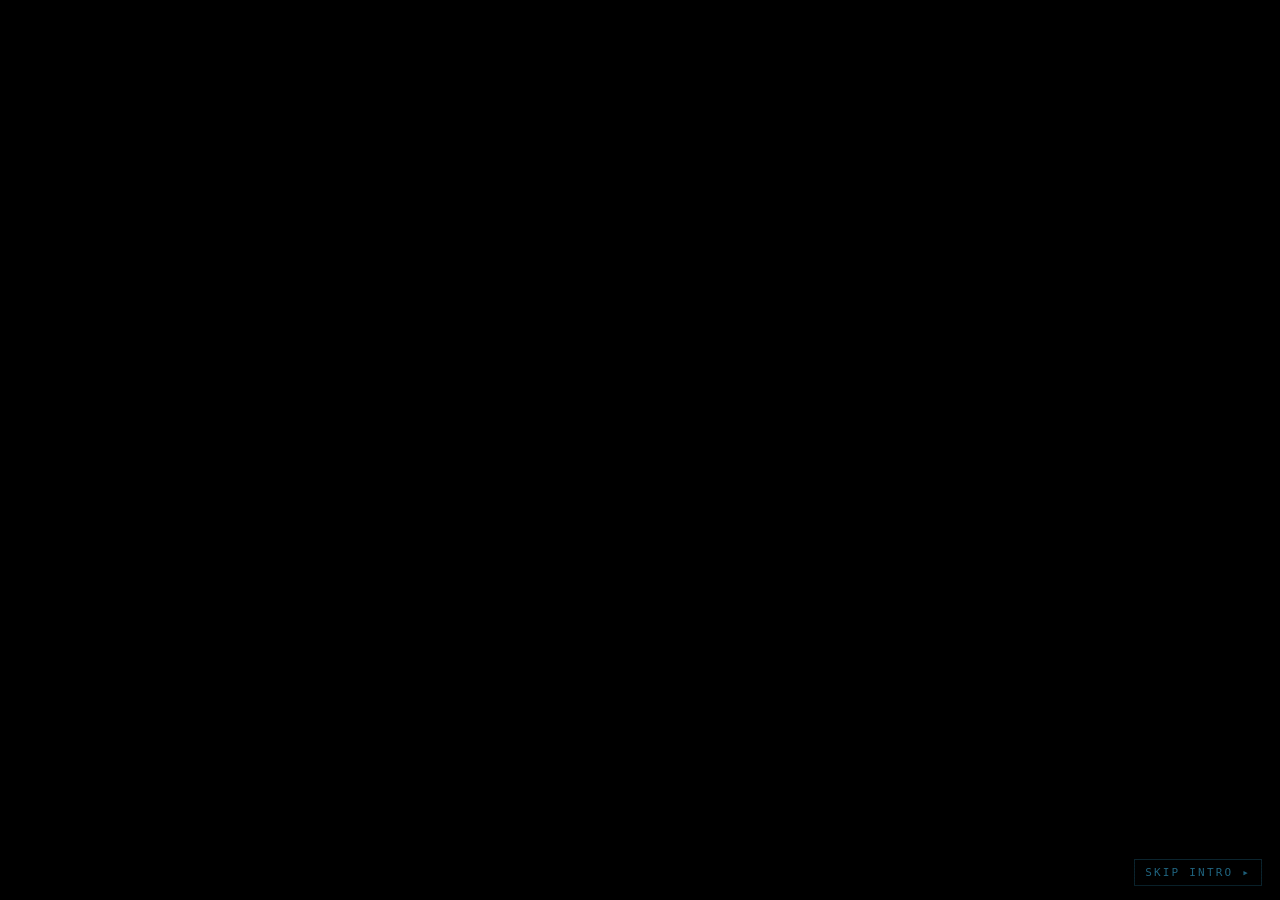
<file: app/static/v2_vorlage.html>
<!doctype html>
<html lang="de">
<head>
<meta charset="utf-8">
<meta name="viewport" content="width=device-width, initial-scale=1">
<title>QUINTESSENZ V2</title>
<style>
  :root { --p:#3FC8FF; --h:#CFF7FF; --a:#FF8A00; --bg:#05080b; --dim:#17495c; }
  * { box-sizing:border-box; }
  html,body { margin:0; height:100%; background:#000; color:var(--p); overflow:hidden;
              font:14px/1.45 "IBM Plex Mono","Courier Prime","Consolas",monospace;
              user-select:none; -webkit-user-select:none; }
  body::before { content:""; position:fixed; inset:0; pointer-events:none; z-index:90; opacity:.16;
                 background:repeating-linear-gradient(0deg,transparent 0 2px,rgba(0,0,0,.6) 2px 3px); }

  /* Ruhezustand ist "aus". body.on setzt "an" fest und spielt das Einschalten ab; kein
     animation-fill-mode, sonst nimmt eine spaetere Animation (Ruettler) den Endzustand mit. */
  #stage { position:relative; width:100%; height:100%; background:var(--bg);
           transform:scaleY(0); opacity:0; }
  body.on #stage { transform:none; opacity:1; animation:crt-on .85s cubic-bezier(.2,.9,.2,1); }
  body.on #stage::after { content:""; position:absolute; inset:0; background:#fff; opacity:0;
                          pointer-events:none; z-index:40; animation:crt-flicker 1.5s steps(1) .3s; }

  section { position:absolute; inset:0; display:grid; place-items:center; opacity:0;
            pointer-events:none; transition:opacity .45s; }
  section.on { opacity:1; pointer-events:auto; }

  /* ---------- Vorspann und Countdown ---------- */
  #s-count { text-align:center; }
  #preface { position:absolute; text-align:center; opacity:0; }
  #preface.on { opacity:1; animation:pre-out .5s ease-in 1.9s forwards; }
  #preface .wort { font-size:clamp(24px,6vw,68px); font-weight:700; letter-spacing:.3em; text-indent:.3em;
                   color:var(--h); text-shadow:0 0 30px var(--p),0 0 70px rgba(63,200,255,.45); white-space:nowrap; }
  #preface .wort span { display:inline-block; opacity:0; }
  #preface.on .wort span { animation:pre-letter .55s cubic-bezier(.2,.9,.2,1) forwards;
                           animation-delay:calc(var(--i) * 65ms); }
  #preface .strich { height:2px; margin:18px auto 0; width:0; background:var(--p); box-shadow:0 0 14px var(--p); }
  #preface.on .strich { animation:pre-line .9s cubic-bezier(.2,.9,.2,1) .55s forwards; }
  #preface .unter { margin-top:14px; font-size:11px; letter-spacing:.5em; text-indent:.5em; opacity:0; }
  #preface.on .unter { animation:pre-sub .6s ease-out 1.1s forwards; }

  #count { position:relative; width:min(46vmin,320px); aspect-ratio:1; display:grid; place-items:center;
           opacity:0; transition:opacity .3s; }
  #count.on { opacity:1; }
  #count svg { position:absolute; inset:0; width:100%; height:100%; overflow:visible; }
  #count circle { fill:none; transform:rotate(-90deg); transform-origin:100px 100px; }
  .ring-bg { stroke:var(--dim); stroke-width:1.5; stroke-dasharray:3 7; }
  .ring-go { stroke:var(--p); stroke-width:3.5; stroke-linecap:round; stroke-dasharray:540.35;
             stroke-dashoffset:540.35; filter:drop-shadow(0 0 8px var(--p)); }
  .ring-go.go { animation:ring-run 1s linear forwards; }
  .ring-in { stroke:var(--p); stroke-width:1; opacity:.35; }
  .ring-in.go { animation:ring-pulse 1s ease-out; }
  #count-num { position:relative; font-size:min(22vmin,150px); font-weight:700; line-height:1; color:var(--h);
               text-shadow:0 0 30px var(--p),0 0 60px rgba(63,200,255,.5); }
  #count-num.beat { animation:num-in .95s cubic-bezier(.2,.8,.2,1); }
  #count-cap { position:absolute; bottom:-8%; left:0; right:0; font-size:12px; letter-spacing:.45em;
               text-indent:.45em; opacity:.65; }

  /* ---------- Bildstoerung ---------- */
  #glitch { position:absolute; inset:0; z-index:35; pointer-events:none; opacity:0; overflow:hidden; }
  #glitch.on { opacity:1; }
  #glitch i { position:absolute; left:-10%; right:-10%; display:block; background:var(--c); opacity:.34;
              mix-blend-mode:screen; transform:translateX(var(--dx));
              animation:g-slice var(--t) steps(2) infinite alternate; }
  #glitch b { position:absolute; left:0; right:0; height:2px; background:var(--h); opacity:.75;
              box-shadow:0 0 24px var(--h); animation:g-sweep .5s linear infinite; }
  #glitch::after { content:""; position:absolute; inset:-20%; opacity:.1; mix-blend-mode:screen;
                   background:repeating-linear-gradient(0deg,rgba(255,255,255,.9) 0 1px,transparent 1px 5px);
                   animation:g-noise .08s steps(2) infinite; }
  body.glitching #stage { animation:g-shake .09s steps(2) infinite; }

  /* ---------- Systemcheck ---------- */
  #s-boot { place-items:start; padding:6vh 6vw; }
  #boot { margin:0; white-space:pre-wrap; font-size:clamp(12px,1.6vw,18px); line-height:1.7;
          color:var(--p); text-shadow:0 0 8px rgba(63,200,255,.6); }
  #boot .ok { color:#6CFF9A; }
  #boot .warn { color:var(--a); }
  #boot .cur { display:inline-block; width:.6em; height:1.1em; background:var(--p); vertical-align:-.2em;
               animation:blink .8s steps(1) infinite; }
  #boot span.g { display:inline-block; will-change:transform,opacity; }

  /* ---------- Navigation ---------- */
  #s-nav { display:block; }
  #ringe, #speichen { position:absolute; inset:0; pointer-events:none; }
  #ringe circle { fill:none; stroke:var(--dim); opacity:.45; }
  #ringe .lauf { stroke:var(--p); stroke-width:1.2; stroke-dasharray:4 12; opacity:.4;
                 transform-origin:center; animation:drehen 60s linear infinite; }
  #speichen line { stroke:var(--p); stroke-width:1; opacity:.2; stroke-dasharray:3 6;
                   animation:fliessen 1.8s linear infinite; }

  /* Lage ueber transform, damit die Bewegung fluessig bleibt */
  .knoten { position:absolute; left:0; top:0; width:var(--d,96px); cursor:pointer; z-index:3;
            transform:translate(calc(var(--x,0px) - 50%), calc(var(--y,0px) - 50%)) scale(var(--s,1));
            opacity:var(--o,1); pointer-events:none;
            transition:transform .55s cubic-bezier(.2,.9,.25,1.05), opacity .4s;
            will-change:transform,opacity; }
  .knoten.aktiv { pointer-events:auto; }
  .knoten svg { display:block; width:100%; height:auto; overflow:visible; }
  .knoten .titel { margin-top:11px; text-align:center; font-size:13.5px; letter-spacing:.1em;
                   line-height:1.35; color:var(--p); opacity:.8; text-shadow:0 0 8px rgba(0,0,0,.9); }
  .knoten.klein .titel { font-size:10.5px; opacity:0; letter-spacing:.06em; transition:opacity .2s; }
  .knoten.klein .motiv { stroke-width:5.5; }
  .knoten.klein:hover .titel { opacity:1; }
  .knoten:hover { --s:1.12; }
  .knoten:hover .titel { color:var(--f,var(--h)); opacity:1; }
  .knoten:hover .rahmen { stroke:var(--f,var(--h)); opacity:.9; }
  /* Drei Ebenen, drei Farben: Strich hell, Schatten im Akzent, Ringe blau */
  .knoten:hover .motiv { stroke:var(--h); filter:drop-shadow(0 0 12px var(--akz,var(--p))); }
  .knoten.fokus { cursor:zoom-out; }
  .knoten.fokus .titel { font-size:18px; letter-spacing:.22em; color:var(--f,var(--h)); opacity:1; font-weight:700; }
  .knoten.fokus .motiv { stroke:var(--f,var(--h)); }
  .knoten.fokus .rahmen { stroke:var(--f,var(--h)); opacity:.5; }
  /* Symbole leben: drei Ringe drehen unterschiedlich schnell, das Motiv hat einen
     versetzten Akzentschatten. Beim Ueberfahren laeuft alles vier- bis fuenfmal
     schneller, das Motiv wird hell, der Akzent voll sichtbar. */
  .knoten svg * { transform-box:view-box; transform-origin:50px 50px; }
  .motiv { fill:none; stroke:var(--p); stroke-width:4.5; stroke-linecap:round; stroke-linejoin:round;
           transition:stroke .25s; }
  .geist { fill:none; stroke:var(--akz,#FF8A00); stroke-width:4.5; stroke-linecap:round;
           stroke-linejoin:round; opacity:.3; transform:translate(2px,2px);
           animation:geist-atmen 3.6s ease-in-out infinite; animation-delay:var(--ph,0s);
           transition:opacity .25s, stroke .25s; }
  .rahmen { fill:none; stroke:var(--dim); stroke-width:1.4; }
  .r-aussen { stroke-dasharray:16 9; animation:dreh 26s linear infinite; animation-delay:var(--ph,0s); }
  .r-innen  { stroke-dasharray:2 6; opacity:.6; animation:dreh 17s linear infinite reverse;
              animation-delay:var(--ph,0s); }
  .ping     { fill:none; stroke:var(--akz,#FF8A00); stroke-width:1.6; opacity:0; }
  .r-marke  { stroke:var(--akz,#FF8A00); stroke-width:2.6; stroke-linecap:round;
              stroke-dasharray:9 336; opacity:.85; animation:dreh 9s linear infinite;
              animation-delay:var(--ph,0s); }
  .knoten:hover .r-aussen { animation-duration:5s; }
  .knoten:hover .r-innen  { animation-duration:3.4s; opacity:1; }
  .knoten:hover .r-marke  { animation-duration:1.7s; stroke-width:3.4; }
  .knoten:hover .geist    { opacity:.9; animation-duration:.9s; stroke:var(--akz,#FF8A00); }
  .knoten:hover .ping     { animation:ping 1.15s ease-out infinite; }
  .knoten.fokus .r-aussen { animation-duration:14s; }
  .knoten.fokus .r-marke  { animation-duration:5s; }
  .knoten.fokus .geist    { opacity:.5; }

  #mitte { position:absolute; left:50%; top:50%; transform:translate(-50%,-50%); text-align:center;
           pointer-events:none; z-index:2; transition:opacity .4s; }
  #mitte b { display:block; font-size:clamp(16px,2.2vw,28px); letter-spacing:.42em; text-indent:.42em;
             color:var(--h); text-shadow:0 0 26px var(--p); font-weight:700; }
  #mitte span { display:block; margin-top:8px; font-size:10px; letter-spacing:.42em; text-indent:.42em; opacity:.5; }

  #pfad { position:absolute; left:0; right:0; top:26px; text-align:center; font-size:11px;
          letter-spacing:.24em; opacity:.55; z-index:5; pointer-events:none; }
  #hilfe { position:absolute; left:0; right:0; bottom:22px; text-align:center; font-size:10px;
           letter-spacing:.2em; opacity:.3; z-index:5; pointer-events:none; }
  #zurueck { position:absolute; left:24px; top:22px; z-index:6; font:inherit; font-size:11px;
             letter-spacing:.2em; color:var(--p); background:none; border:1px solid var(--dim);
             padding:7px 11px; cursor:pointer; opacity:0; pointer-events:none; transition:opacity .3s; }
  #zurueck.auf { opacity:.7; pointer-events:auto; }
  #zurueck:hover { opacity:1; border-color:var(--h); color:var(--h); }

  #hinweis { position:absolute; left:50%; bottom:64px; transform:translateX(-50%); z-index:30;
             padding:12px 20px; border:1px solid var(--fh,var(--a)); border-radius:4px; color:var(--fh,var(--a));
             background:rgba(6,16,22,.96); font-size:11.5px; letter-spacing:.1em; opacity:0;
             pointer-events:none; transition:opacity .3s; text-align:center; max-width:min(520px,86vw); }
  #hinweis.auf { opacity:1; }
  #hinweis b { display:block; letter-spacing:.2em; margin-bottom:5px; }
  #hinweis span { opacity:.75; font-size:10.5px; letter-spacing:.04em; }

  .skip { position:fixed; right:18px; bottom:14px; font-size:11px; letter-spacing:.2em; opacity:.5; z-index:60;
          color:var(--p); border:1px solid var(--dim); padding:6px 10px; cursor:pointer; background:none;
          font-family:inherit; }
  .skip:hover { opacity:1; border-color:var(--p); }

  @keyframes crt-on { 0% { transform:scaleY(.004) scaleX(.6); opacity:0; }
                      18% { transform:scaleY(.004) scaleX(1); opacity:1; }
                      100% { transform:scaleY(1) scaleX(1); opacity:1; } }
  @keyframes crt-flicker { 0%,6%,12%,100% { opacity:0; } 3% { opacity:.5; } 9% { opacity:.18; } }
  @keyframes pre-letter { 0% { opacity:0; transform:translateY(14px) scale(1.25); filter:blur(7px); }
                          100% { opacity:1; transform:none; filter:blur(0); } }
  @keyframes pre-line { to { width:min(62vw,520px); } }
  @keyframes pre-sub { to { opacity:.6; } }
  @keyframes pre-out { to { opacity:0; transform:scale(1.06); filter:blur(3px); } }
  @keyframes ring-run { from { stroke-dashoffset:540.35; } to { stroke-dashoffset:0; } }
  @keyframes ring-pulse { 0% { transform:rotate(-90deg) scale(1); opacity:.45; }
                          100% { transform:rotate(-90deg) scale(1.25); opacity:0; } }
  @keyframes num-in { 0% { opacity:0; transform:scale(1.7); filter:blur(6px); }
                      22% { opacity:1; transform:scale(1); filter:blur(0); }
                      80% { opacity:1; } 100% { opacity:.15; transform:scale(.94); } }
  @keyframes g-slice { from { transform:translateX(var(--dx)); } to { transform:translateX(calc(var(--dx) * -.7)); } }
  @keyframes g-sweep { from { top:-4%; } to { top:104%; } }
  @keyframes g-noise { 0% { transform:translateY(0); } 100% { transform:translateY(3px); } }
  @keyframes g-shake { 0% { transform:translate(0,0); } 33% { transform:translate(-6px,2px) skewX(.6deg); }
                       66% { transform:translate(5px,-2px) skewX(-.5deg); } 100% { transform:translate(0,0); } }
  @keyframes blink { 0%,49% { opacity:1; } 50%,100% { opacity:.15; } }
  @keyframes drehen { to { transform:rotate(360deg); } }
  @keyframes dreh { to { transform:rotate(360deg); } }
  @keyframes ping { 0% { transform:scale(.72); opacity:.75; }
                    100% { transform:scale(1.18); opacity:0; } }
  @keyframes geist-atmen { 0%,100% { transform:translate(2px,2px); }
                           50% { transform:translate(-2px,-1px); } }
  @keyframes fliessen { to { stroke-dashoffset:-18; } }
  @media (prefers-reduced-motion:reduce) { * { animation-duration:.001s !important; } }
</style>
</head>
<body>
<!--SYMBOLE-->

<div id="stage">

  <section id="s-count" class="on">
    <div id="preface">
      <div class="wort"></div>
      <div class="strich"></div>
      <div class="unter">STAND BY</div>
    </div>
    <div id="count">
      <svg viewBox="0 0 200 200" aria-hidden="true">
        <circle class="ring-bg" cx="100" cy="100" r="86"/>
        <circle class="ring-in" cx="100" cy="100" r="70"/>
        <circle class="ring-go" cx="100" cy="100" r="86"/>
      </svg>
      <div id="count-num" aria-live="polite">3</div>
      <div id="count-cap">RESET SEQUENCE</div>
    </div>
  </section>
  <div id="glitch" aria-hidden="true"></div>

  <section id="s-boot"><pre id="boot"></pre></section>

  <section id="s-nav">
    <svg id="ringe"></svg>
    <svg id="speichen"></svg>
    <div id="mitte"><b>QUINTESSENZ</b><span>V2 &middot; KNOWLEDGE TERMINAL</span></div>
    <div id="pfad"></div>
    <button id="zurueck" type="button">&#9666; BACK</button>
    <div id="hilfe">SELECT A SYMBOL &middot; ESC OR CENTRE = BACK</div>
  </section>

  <div id="hinweis"></div>
</div>
<button class="skip" id="skip" type="button">SKIP INTRO &#9656;</button>

<script>
(() => {
  const BAUM = /*BAUM*/;
  const FUNKTIONEN = /*FUNKTIONEN*/;
  const LINES = /*BOOT*/;
  const $ = s => document.querySelector(s);
  const reduced = matchMedia('(prefers-reduced-motion: reduce)').matches;
  let skipped = false;

  // Bildtakt als Taktgeber, setTimeout als Notnagel. Browser halten requestAnimationFrame
  // an, sobald das Fenster nicht sichtbar ist; ohne den Notnagel bliebe der Vorspann dann
  // fuer immer am Anfang stehen. setTimeout laeuft auch im Hintergrund, nur gedrosselt.
  const wait = ms => new Promise(res => {
    if (reduced || ms <= 0) return res();
    let fertig = false;
    const ende = () => { if (!fertig) { fertig = true; res(); } };
    const t0 = performance.now();
    (function f(now) { if (fertig) return; (now - t0 >= ms || skipped) ? ende() : requestAnimationFrame(f); })(t0);
    setTimeout(ende, ms + 40);
  });

  function tippen(pre, cur, line, cps) {
    return new Promise(res => {
      if (reduced || skipped) {
        for (const ch of line) { const s = document.createElement('span'); s.className = 'g';
                                 s.textContent = ch; pre.insertBefore(s, cur); }
        return res();
      }
      let i = 0, fertig = false;
      const t0 = performance.now();
      const setze = bis => {
        while (i < bis) {
          const s = document.createElement('span'); s.className = 'g'; s.textContent = line[i++];
          pre.insertBefore(s, cur);
        }
      };
      const ende = () => { if (!fertig) { fertig = true; setze(line.length); res(); } };
      (function f(now) {
        if (fertig) return;
        setze(Math.min(line.length, Math.floor((now - t0) / 1000 * cps)));
        (i >= line.length || skipped) ? ende() : requestAnimationFrame(f);
      })(t0);
      setTimeout(ende, (line.length / cps) * 1000 + 600);
    });
  }

  // ================= Navigation ===============================================
  const buehne = $('#s-nav');
  const alle = [];
  let pfad = [];

  const NS = 'http://www.w3.org/2000/svg';
  function motiv(glyph, klasse) {
    const u = document.createElementNS(NS, 'use');
    u.setAttribute('href', '#g-' + glyph);
    u.setAttribute('class', klasse || 'motiv');
    return u;
  }

  function baueKnoten(daten, eltern) {
    const el = document.createElement('div');
    el.className = 'knoten';
    const farbe = daten.farbe || (eltern && eltern.farbe) || null;
    if (farbe) el.style.setProperty('--f', farbe);
    const s = document.createElementNS(NS, 'svg');
    s.setAttribute('viewBox', '-8 -8 116 116');
    const ring = (r, klasse) => {
      const c = document.createElementNS(NS, 'circle');
      c.setAttribute('cx', 50); c.setAttribute('cy', 50); c.setAttribute('r', r);
      c.setAttribute('class', klasse);
      return c;
    };
    // Akzentfarbe: bei gefaerbten Bereichen deren Farbe, sonst Amber
    el.style.setProperty('--akz', farbe || '#FF8A00');
    // Jeder Knoten laeuft mit eigener Phase, sonst drehen alle im Gleichschritt
    el.style.setProperty('--ph', (-(alle.length * 1.7) % 26).toFixed(1) + 's');
    s.append(ring(55, 'rahmen r-aussen'), ring(48, 'rahmen r-innen'), ring(55, 'ping'),
             ring(53.5, 'r-marke'), motiv(daten.glyph, 'geist'), motiv(daten.glyph, 'motiv'));
    const t = document.createElement('div');
    t.className = 'titel'; t.textContent = daten.name;
    el.append(s, t);
    buehne.appendChild(el);
    daten.el = el; daten.farbe = farbe; daten.eltern = eltern || null;
    alle.push(daten);
    el.addEventListener('click', e => { e.stopPropagation(); waehle(daten); });
    (daten.kinder || []).forEach(x => baueKnoten(x, daten));
    return daten;
  }

  BAUM.forEach(x => baueKnoten(x, null));
  const funk = FUNKTIONEN.map(f =>
    baueKnoten({ id:f.id, name:f.name, glyph:f.glyph, kinder:[], funktion:f }, null));

  const kinderVon = kn => !kn ? BAUM : ((kn.kinder && kn.kinder.length) ? kn.kinder : funk);

  function setze(d, x, y, groesse, skala, sichtbar, fokus) {
    const el = d.el;
    el.style.setProperty('--x', x + 'px');
    el.style.setProperty('--y', y + 'px');
    el.style.setProperty('--d', groesse + 'px');
    el.style.setProperty('--s', skala);
    el.style.setProperty('--o', sichtbar ? 1 : 0);
    el.classList.toggle('aktiv', sichtbar);
    el.classList.toggle('fokus', !!fokus);
  }

  function ringLegen(liste, mx, my, R, dMax, klein, versatz) {
    const n = liste.length || 1;
    const platz = n > 1 ? (2 * Math.PI * R) / n : 240;
    const d = Math.max(klein ? 44 : 54, Math.min(dMax, platz * 0.64));
    // Der aeussere Ring wird um einen halben Schritt gedreht, sonst steht jede
    // Funktion genau ueber einem Unterpunkt und oben in der Pfadzeile.
    const start = -Math.PI / 2 + (versatz || 0), punkte = [];
    liste.forEach((x, i) => {
      const a = start + (2 * Math.PI * i) / n;
      const px = mx + Math.cos(a) * R, py = my + Math.sin(a) * R;
      setze(x, px, py, d, 1, true, false);
      x.el.classList.toggle('klein', !!klein);
      x.el.style.transitionDelay = (i * 32) + 'ms';
      setTimeout(() => { x.el.style.transitionDelay = ''; }, 800);
      punkte.push([px, py]);
    });
    return punkte;
  }

  function zeichne() {
    const w = innerWidth, h = innerHeight;
    const mx = w / 2, my = h / 2;
    const fokus = pfad[pfad.length - 1] || null;
    const eigene = (fokus && fokus.kinder && fokus.kinder.length) ? fokus.kinder : null;
    const m = Math.min(w, h);

    alle.forEach(x => setze(x, mx, my, 90, .25, false, false));
    if (fokus) setze(fokus, mx, my, 118, 1, true, true);
    $('#mitte').style.opacity = fokus ? 0 : 1;

    // Innerer Ring: Unterpunkte, sonst die KI-Funktionen.
    // Aeusserer Ring: die KI-Funktionen, sobald es Unterpunkte gibt. Damit sind sie
    // auf jeder Ebene erreichbar, nicht erst ganz unten.
    let Ri, punkte = [], ringe2 = '';
    if (!fokus) {
      Ri = m * 0.33;
      punkte = ringLegen(BAUM, mx, my, Ri, 112, false);
    } else if (eigene) {
      // Ueberkategorie: die KI-Funktionen liegen eng um die Mitte, die Unterpunkte aussen.
      // So hat man das Werkzeug in Reichweite und den Weg nach unten im Blick.
      const Rf = m * 0.175;
      Ri = m * 0.355;
      ringLegen(funk, mx, my, Rf, 54, true, Math.PI / funk.length);
      punkte = ringLegen(eigene, mx, my, Ri, 104, false);
      ringe2 = '<circle cx="' + mx + '" cy="' + my + '" r="' + Rf + '" stroke-dasharray="3 9"/>';
    } else {
      Ri = m * 0.31;
      punkte = ringLegen(funk, mx, my, Ri, 104, false);
    }

    const ringe = $('#ringe'), sp = $('#speichen');
    ringe.setAttribute('viewBox', '0 0 ' + w + ' ' + h);
    sp.setAttribute('viewBox', '0 0 ' + w + ' ' + h);
    ringe.innerHTML =
      '<circle cx="' + mx + '" cy="' + my + '" r="' + (Ri * 0.46) + '" stroke-dasharray="2 7"/>' +
      '<circle cx="' + mx + '" cy="' + my + '" r="' + Ri + '" class="lauf"/>' + ringe2;
    sp.innerHTML = punkte.map(p =>
      '<line x1="' + mx + '" y1="' + my + '" x2="' + p[0] + '" y2="' + p[1] + '"/>').join('');

    $('#pfad').textContent = pfad.map(x => x.name).join('   >   ');
    $('#zurueck').classList.toggle('auf', pfad.length > 0);
  }

  function waehle(d) {
    if (d.funktion) { hinweis(d.funktion); return; }
    if (pfad[pfad.length - 1] === d) { zurueck(); return; }
    pfad = [];
    let x = d;
    while (x) { pfad.unshift(x); x = x.eltern; }
    zeichne();
  }
  function zurueck() { pfad.pop(); zeichne(); }

  let hinweisUhr = null;
  function hinweis(f) {
    const el = $('#hinweis');
    const wo = pfad.length ? pfad[pfad.length - 1] : null;
    el.innerHTML = '<b>' + f.name + (wo ? ' &middot; ' + wo.name : '') + '</b><span>' + f.text + '</span>';
    el.style.setProperty('--fh', (wo && wo.farbe) || '#FF8A00');
    el.classList.add('auf');
    clearTimeout(hinweisUhr);
    hinweisUhr = setTimeout(() => el.classList.remove('auf'), 3200);
  }

  $('#zurueck').addEventListener('click', e => { e.stopPropagation(); zurueck(); });
  // Kein Zurueck bei Klick auf den Hintergrund: ein Klick knapp neben ein Symbol
  // haette sonst ungewollt eine Ebene geschlossen. Zurueck geht ueber den Knopf,
  // ueber Escape oder ueber das Symbol in der Mitte.
  addEventListener('keydown', e => { if (e.key === 'Escape' && pfad.length) zurueck(); });
  addEventListener('resize', zeichne);

  // ================= Vorspann =================================================
  async function boot() {
    const pre = $('#boot'); pre.innerHTML = '';
    const cur = document.createElement('span'); cur.className = 'cur'; pre.appendChild(cur);
    for (const line of LINES) {
      if (skipped) return;
      await tippen(pre, cur, line, 90);
      if (line.endsWith(' OK')) [...pre.querySelectorAll('span.g')].slice(-2).forEach(s => s.classList.add('ok'));
      if (line.endsWith('FOUND')) [...pre.querySelectorAll('span.g')].slice(-8).forEach(s => s.classList.add('warn'));
      pre.insertBefore(document.createTextNode('\n'), cur);
      await wait(line === '' ? 90 : 150 + Math.random() * 120);
    }
    await tippen(pre, cur, '████████████████', 22);
    await wait(420);
  }

  async function morph() {
    zeichne();
    const ziele = BAUM.map(g => {
      const r = g.el.getBoundingClientRect();
      return { x: r.left + r.width / 2, y: r.top + r.height / 2 };
    });
    const glyphen = [...document.querySelectorAll('#boot span.g')];
    const cur = $('#boot .cur'); if (cur) cur.remove();
    const anims = glyphen.map((g, i) => {
      const r = g.getBoundingClientRect(), t = ziele[i % ziele.length];
      const dx = t.x - (r.left + r.width / 2) + (Math.random() - .5) * 60;
      const dy = t.y - (r.top + r.height / 2) + (Math.random() - .5) * 60;
      return g.animate([
        { transform:'translate(0,0) scale(1)', opacity:1 },
        { transform:'translate(' + (dx*.35) + 'px,' + (dy*.35 - 60) + 'px) scale(1.4)', opacity:1, offset:.35 },
        { transform:'translate(' + dx + 'px,' + dy + 'px) scale(.2)', opacity:0 }
      ], { duration: 900 + Math.random()*500, delay: Math.random()*350,
           easing:'cubic-bezier(.3,.7,.2,1)', fill:'forwards' }).finished;
    });
    await wait(600);
    $('#s-nav').classList.add('on');
    $('#s-boot').classList.remove('on');
    await Promise.allSettled(anims);
  }

  async function stoerung(ms) {
    if (reduced) return;
    const g = $('#glitch');
    g.innerHTML = '';
    for (let i = 0; i < 9; i++) {
      const b = document.createElement('i');
      b.style.cssText = 'top:' + (Math.random()*100).toFixed(1) + '%;height:' + (.5 + Math.random()*3).toFixed(1) + '%;'
        + '--dx:' + ((Math.random()-.5)*18).toFixed(1) + 'vw;--t:' + (70 + Math.random()*90).toFixed(0) + 'ms;'
        + '--c:' + (Math.random() < .4 ? '#FF3DF5' : (Math.random() < .5 ? '#3FC8FF' : '#CFF7FF'));
      g.appendChild(b);
    }
    g.appendChild(document.createElement('b'));
    g.classList.add('on'); document.body.classList.add('glitching');
    await wait(ms);
    g.classList.remove('on'); document.body.classList.remove('glitching');
    g.innerHTML = '';
  }

  const neu = el => { el.classList.remove('go'); void el.offsetWidth; el.classList.add('go'); };

  async function lauf() {
    document.body.classList.add('on');
    await wait(620);
    if (skipped) return;
    await stoerung(900);
    if (skipped) return;

    const vor = $('#preface');
    vor.querySelector('.wort').innerHTML = [...'WORLD RESET']
      .map((c, i) => '<span style="--i:' + i + '">' + (c === ' ' ? '&nbsp;' : c) + '</span>').join('');
    vor.classList.add('on');
    await wait(2400);
    vor.classList.remove('on');
    if (skipped) return;

    const box = $('#count'), num = $('#count-num');
    box.classList.add('on');
    for (const n of ['3','2','1']) {
      if (skipped) return;
      num.textContent = n;
      num.classList.remove('beat'); void num.offsetWidth; num.classList.add('beat');
      neu($('.ring-go')); neu($('.ring-in'));
      await wait(1000);
    }
    box.classList.remove('on');
    $('#s-count').classList.remove('on');
    await stoerung(340);
    if (skipped) return;
    $('#s-boot').classList.add('on');
    await boot();
    if (skipped) return;
    await morph();
    const sk = $('#skip'); if (sk) sk.remove();
  }

  function skipAll() {
    skipped = true;
    document.body.classList.add('on');
    const st = $('#stage');
    st.style.animation = 'none'; st.style.transform = 'none'; st.style.opacity = '1';
    $('#s-count').classList.remove('on');
    $('#s-boot').classList.remove('on');
    $('#s-nav').classList.add('on');
    zeichne();
    const sk = $('#skip'); if (sk) sk.remove();
  }

  $('#skip').addEventListener('click', e => { e.stopPropagation(); skipAll(); });

  zeichne();
  if (reduced) skipAll(); else lauf();
})();
</script>
</body>
</html>
</file>
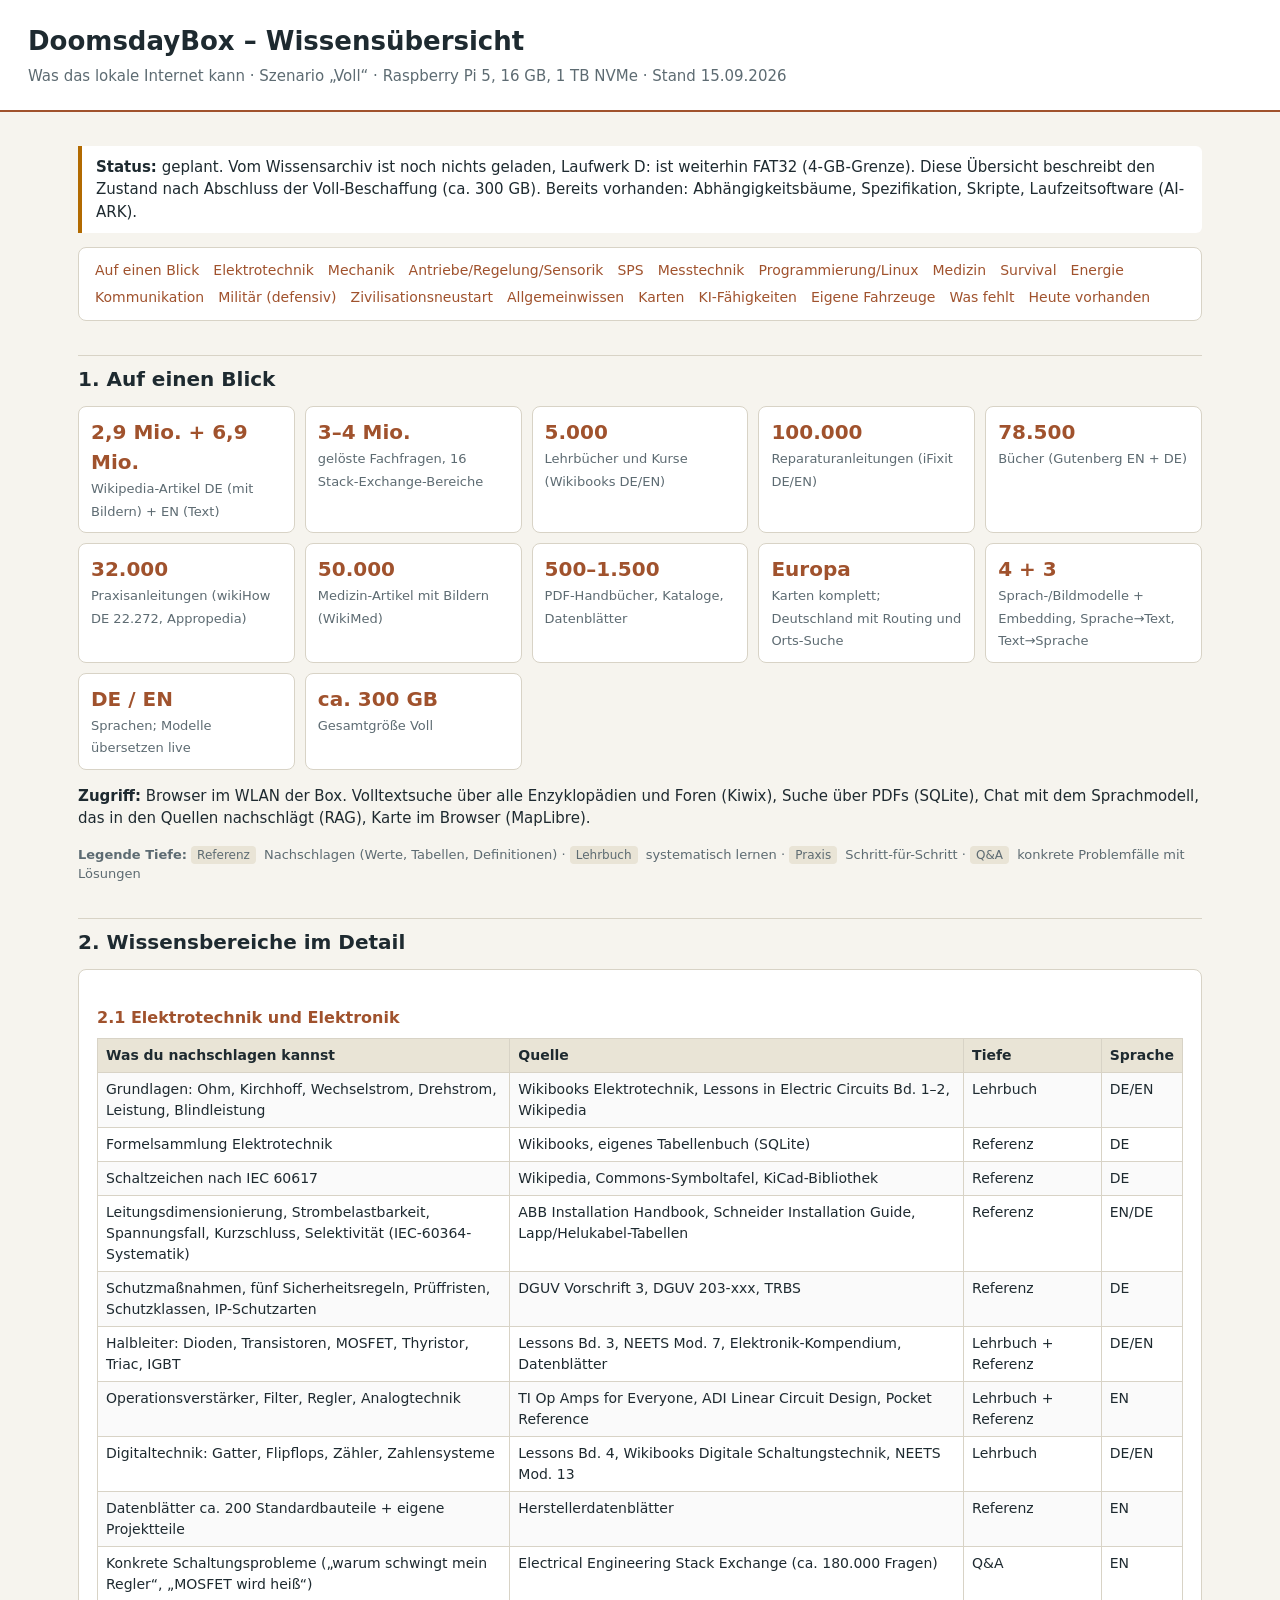
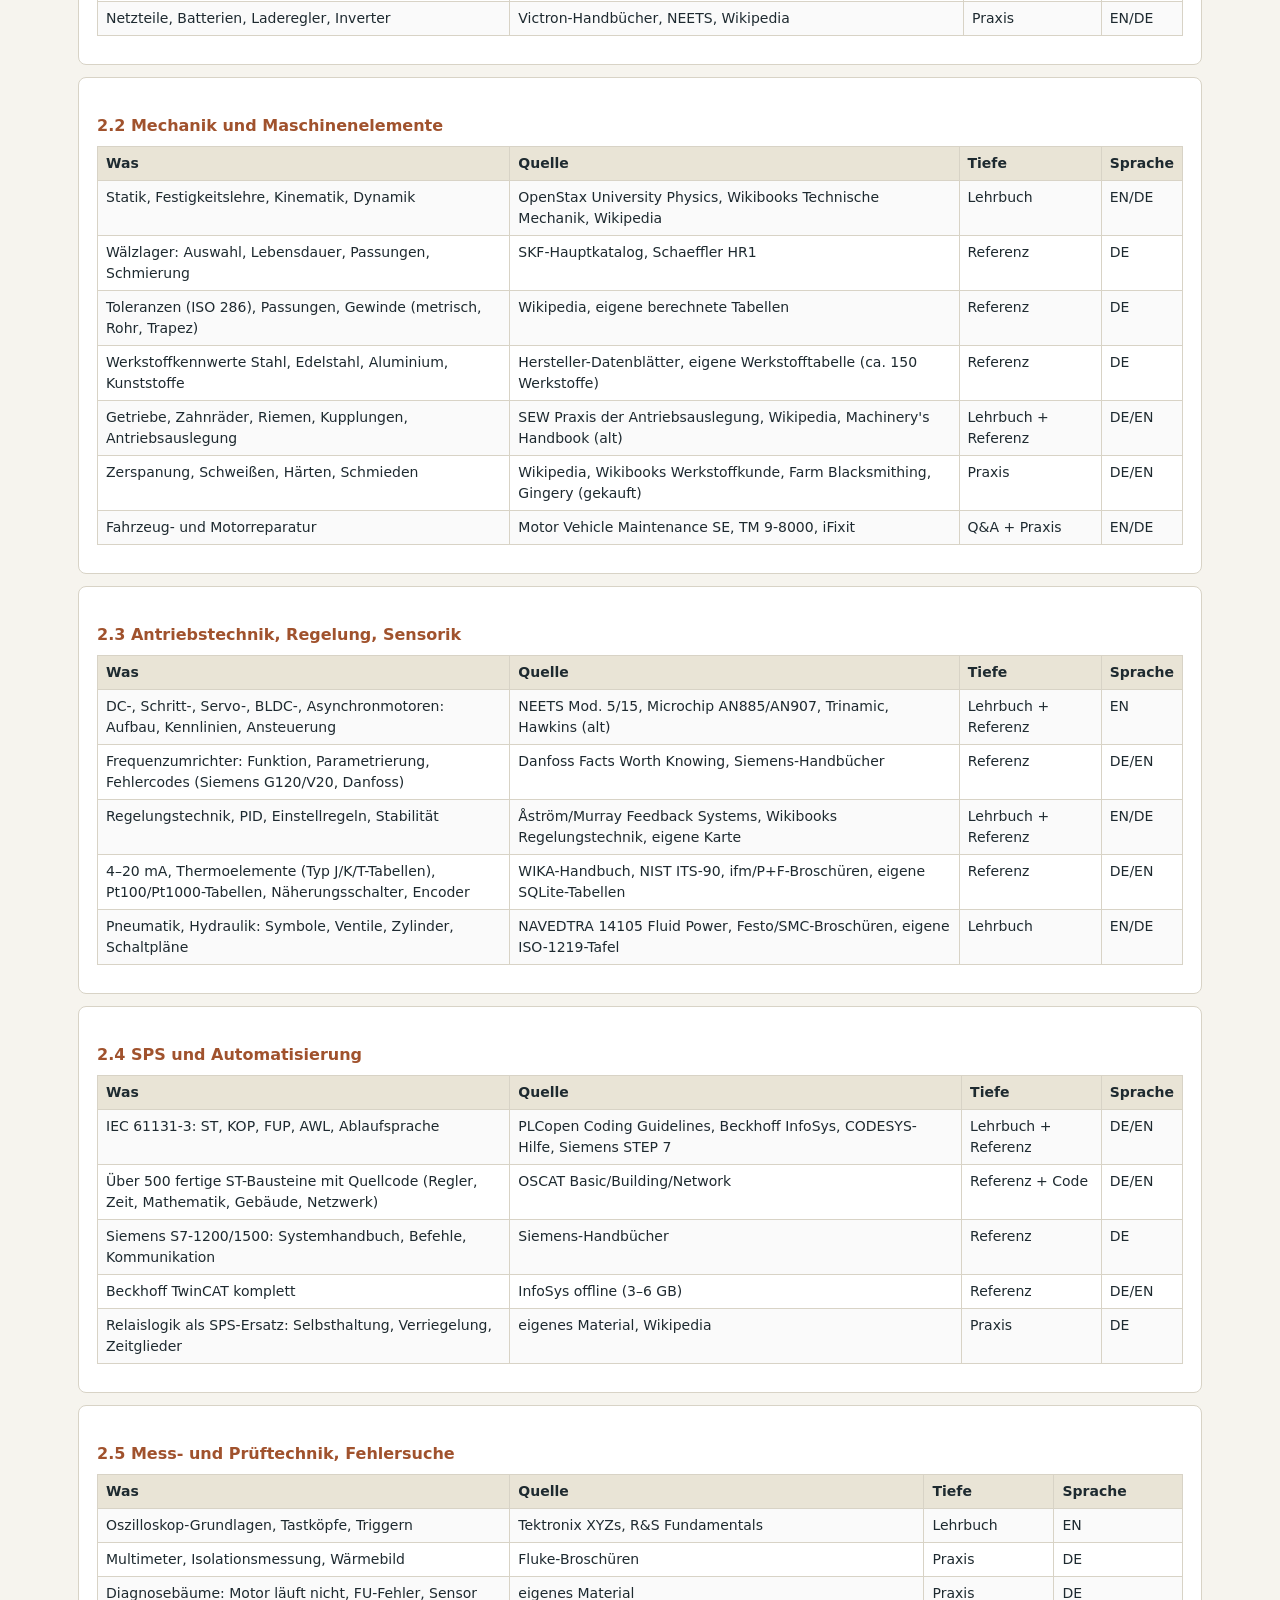
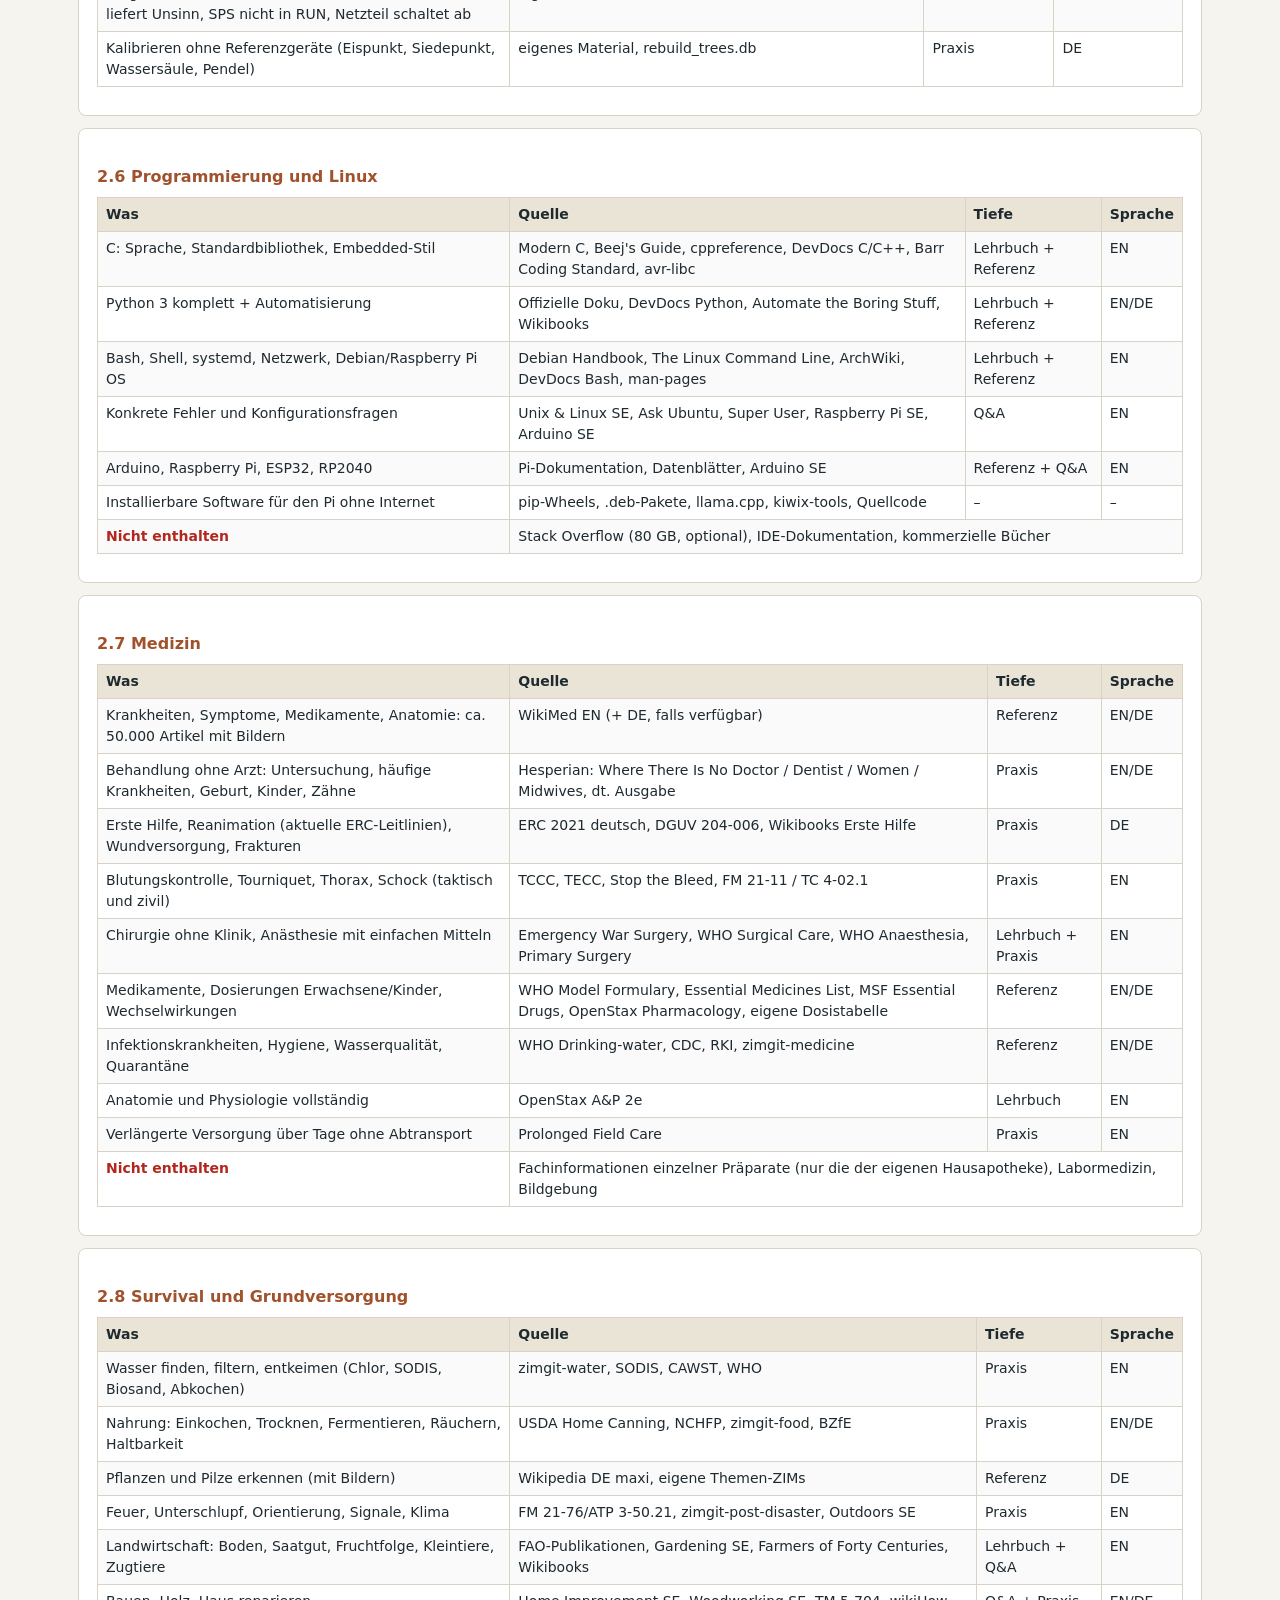
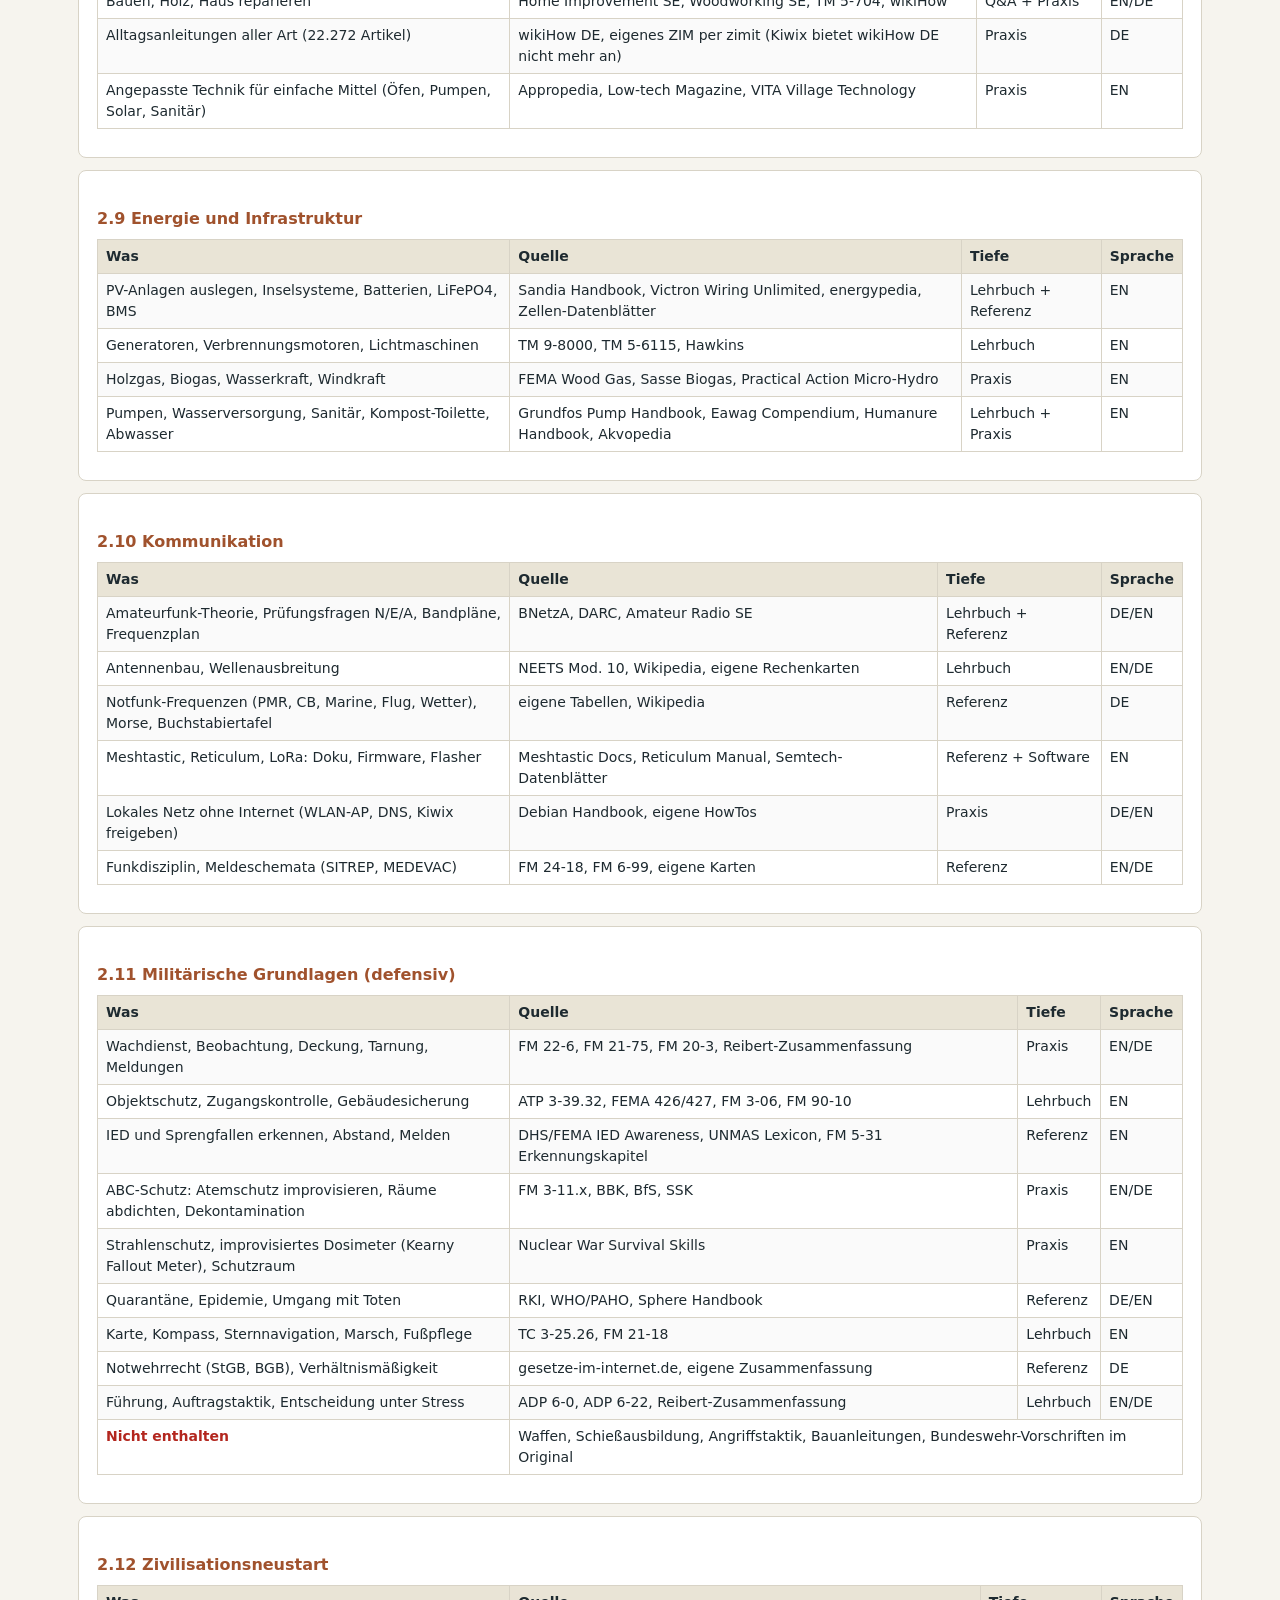
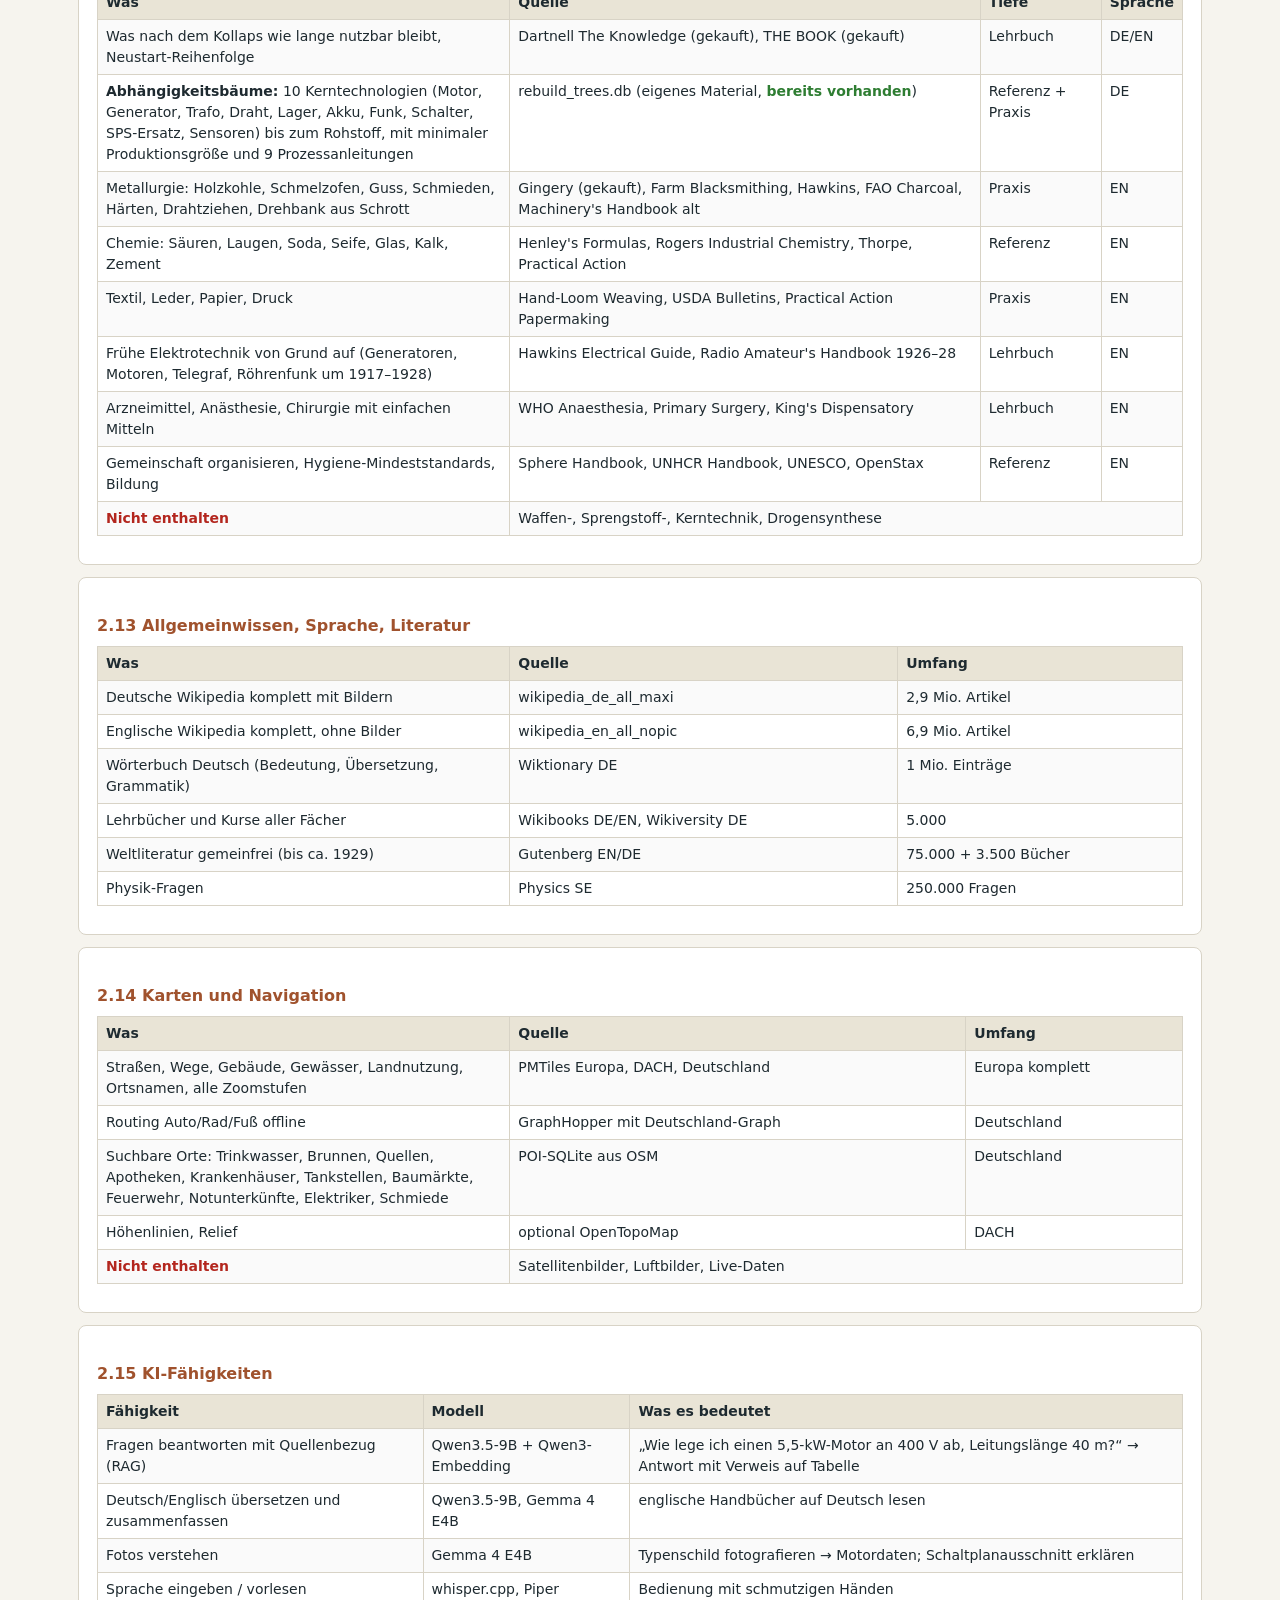
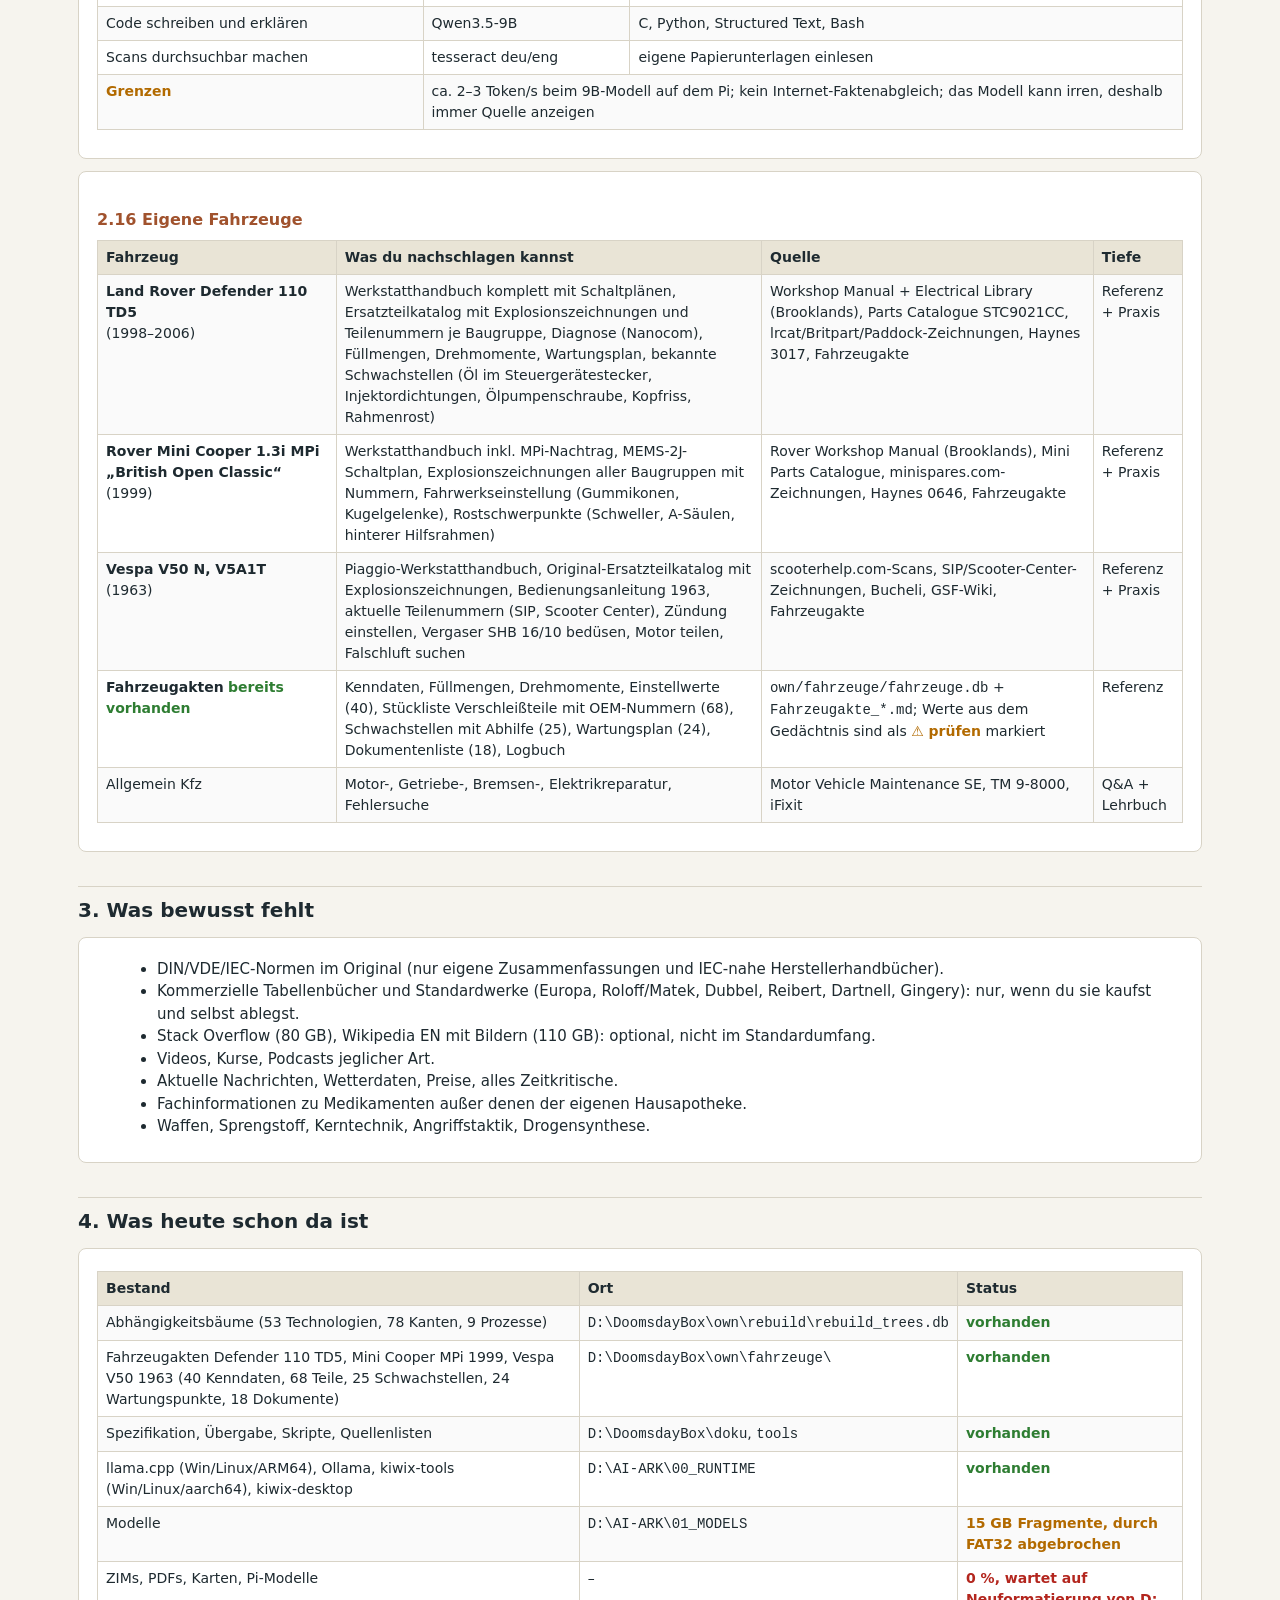
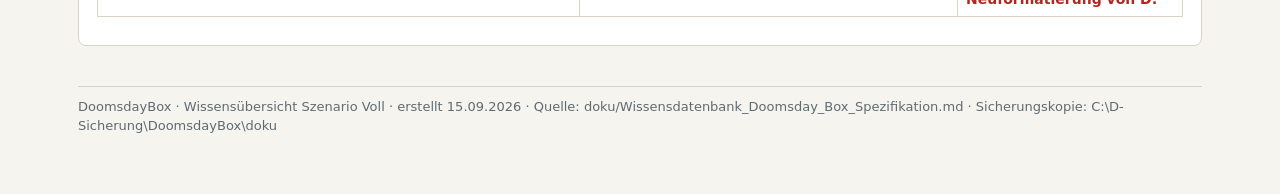
<file: doomsdaybox/doku/WISSENSUEBERSICHT.html>
<!DOCTYPE html>
<html lang="de">
<head>
<meta charset="utf-8">
<meta name="viewport" content="width=device-width, initial-scale=1">
<title>DoomsdayBox – Wissensübersicht (Szenario Voll)</title>
<style>
  :root{--bg:#f6f4ee;--fg:#1e2a30;--muted:#5d6b72;--line:#d8d3c6;--card:#fff;--acc:#a0522d;--ok:#2e7d32;--warn:#b26a00;--bad:#b3261e;--tag:#e9e4d6}
  @media (prefers-color-scheme:dark){:root{--bg:#161a1d;--fg:#e6e2d8;--muted:#a3a89e;--line:#343b40;--card:#1f2529;--acc:#e0895f;--tag:#2b3237}}
  *{box-sizing:border-box}
  body{margin:0;background:var(--bg);color:var(--fg);font:15px/1.5 system-ui,Segoe UI,Roboto,Arial,sans-serif}
  header{background:var(--card);border-bottom:2px solid var(--acc);padding:22px 28px}
  header h1{margin:0 0 4px;font-size:26px}
  header p{margin:0;color:var(--muted)}
  .wrap{max-width:1180px;margin:0 auto;padding:20px 28px 60px}
  nav{background:var(--card);border:1px solid var(--line);border-radius:8px;padding:12px 16px;margin:0 0 22px;display:flex;flex-wrap:wrap;gap:6px 14px}
  nav a{color:var(--acc);text-decoration:none;font-size:14px}
  nav a:hover{text-decoration:underline}
  h2{font-size:20px;margin:34px 0 10px;padding-top:8px;border-top:1px solid var(--line)}
  h3{font-size:16px;margin:22px 0 8px;color:var(--acc)}
  section.card{background:var(--card);border:1px solid var(--line);border-radius:8px;padding:14px 18px;margin:12px 0}
  table{width:100%;border-collapse:collapse;margin:8px 0 14px;font-size:14px}
  th,td{border:1px solid var(--line);padding:6px 8px;vertical-align:top;text-align:left}
  th{background:var(--tag);font-weight:600}
  tr:nth-child(even) td{background:rgba(0,0,0,.02)}
  .kpi{display:grid;grid-template-columns:repeat(auto-fit,minmax(210px,1fr));gap:10px;margin:12px 0}
  .kpi div{background:var(--card);border:1px solid var(--line);border-radius:8px;padding:10px 12px}
  .kpi b{display:block;font-size:20px;color:var(--acc)}
  .kpi span{color:var(--muted);font-size:13px}
  .tag{display:inline-block;background:var(--tag);border-radius:4px;padding:0 6px;font-size:12px;margin-right:4px;white-space:nowrap}
  .ok{color:var(--ok);font-weight:600}.warn{color:var(--warn);font-weight:600}.bad{color:var(--bad);font-weight:600}
  .note{border-left:4px solid var(--warn);background:var(--card);padding:10px 14px;margin:14px 0;border-radius:0 6px 6px 0}
  .legend{color:var(--muted);font-size:13px;margin:4px 0 10px}
  ul{margin:6px 0 10px 20px}
  footer{color:var(--muted);font-size:13px;margin-top:40px;border-top:1px solid var(--line);padding-top:10px}
  @media print{nav,header p{display:none}body{font-size:12px}h2{page-break-before:auto}}
</style>
</head>
<body>
<header>
  <h1>DoomsdayBox – Wissensübersicht</h1>
  <p>Was das lokale Internet kann · Szenario „Voll“ · Raspberry Pi 5, 16 GB, 1 TB NVMe · Stand 15.09.2026</p>
</header>
<div class="wrap">

<div class="note"><b>Status:</b> geplant. Vom Wissensarchiv ist noch nichts geladen, Laufwerk D: ist weiterhin FAT32 (4-GB-Grenze). Diese Übersicht beschreibt den Zustand nach Abschluss der Voll-Beschaffung (ca. 300 GB). Bereits vorhanden: Abhängigkeitsbäume, Spezifikation, Skripte, Laufzeitsoftware (AI-ARK).</div>

<nav>
  <a href="#blick">Auf einen Blick</a><a href="#et">Elektrotechnik</a><a href="#mech">Mechanik</a><a href="#antrieb">Antriebe/Regelung/Sensorik</a><a href="#sps">SPS</a><a href="#mess">Messtechnik</a><a href="#prog">Programmierung/Linux</a><a href="#med">Medizin</a><a href="#surv">Survival</a><a href="#energie">Energie</a><a href="#komm">Kommunikation</a><a href="#mil">Militär (defensiv)</a><a href="#rebuild">Zivilisationsneustart</a><a href="#allg">Allgemeinwissen</a><a href="#karten">Karten</a><a href="#ki">KI-Fähigkeiten</a><a href="#fahrzeuge">Eigene Fahrzeuge</a><a href="#fehlt">Was fehlt</a><a href="#heute">Heute vorhanden</a>
</nav>

<h2 id="blick">1. Auf einen Blick</h2>
<div class="kpi">
  <div><b>2,9 Mio. + 6,9 Mio.</b><span>Wikipedia-Artikel DE (mit Bildern) + EN (Text)</span></div>
  <div><b>3–4 Mio.</b><span>gelöste Fachfragen, 16 Stack-Exchange-Bereiche</span></div>
  <div><b>5.000</b><span>Lehrbücher und Kurse (Wikibooks DE/EN)</span></div>
  <div><b>100.000</b><span>Reparaturanleitungen (iFixit DE/EN)</span></div>
  <div><b>78.500</b><span>Bücher (Gutenberg EN + DE)</span></div>
  <div><b>32.000</b><span>Praxisanleitungen (wikiHow DE 22.272, Appropedia)</span></div>
  <div><b>50.000</b><span>Medizin-Artikel mit Bildern (WikiMed)</span></div>
  <div><b>500–1.500</b><span>PDF-Handbücher, Kataloge, Datenblätter</span></div>
  <div><b>Europa</b><span>Karten komplett; Deutschland mit Routing und Orts-Suche</span></div>
  <div><b>4 + 3</b><span>Sprach-/Bildmodelle + Embedding, Sprache→Text, Text→Sprache</span></div>
  <div><b>DE / EN</b><span>Sprachen; Modelle übersetzen live</span></div>
  <div><b>ca. 300 GB</b><span>Gesamtgröße Voll</span></div>
</div>
<p><b>Zugriff:</b> Browser im WLAN der Box. Volltextsuche über alle Enzyklopädien und Foren (Kiwix), Suche über PDFs (SQLite), Chat mit dem Sprachmodell, das in den Quellen nachschlägt (RAG), Karte im Browser (MapLibre).</p>
<p class="legend"><b>Legende Tiefe:</b> <span class="tag">Referenz</span> Nachschlagen (Werte, Tabellen, Definitionen) · <span class="tag">Lehrbuch</span> systematisch lernen · <span class="tag">Praxis</span> Schritt-für-Schritt · <span class="tag">Q&amp;A</span> konkrete Problemfälle mit Lösungen</p>

<h2>2. Wissensbereiche im Detail</h2>

<section class="card" id="et">
<h3>2.1 Elektrotechnik und Elektronik</h3>
<table><tr><th style="width:38%">Was du nachschlagen kannst</th><th>Quelle</th><th>Tiefe</th><th>Sprache</th></tr>
<tr><td>Grundlagen: Ohm, Kirchhoff, Wechselstrom, Drehstrom, Leistung, Blindleistung</td><td>Wikibooks Elektrotechnik, Lessons in Electric Circuits Bd. 1–2, Wikipedia</td><td>Lehrbuch</td><td>DE/EN</td></tr>
<tr><td>Formelsammlung Elektrotechnik</td><td>Wikibooks, eigenes Tabellenbuch (SQLite)</td><td>Referenz</td><td>DE</td></tr>
<tr><td>Schaltzeichen nach IEC 60617</td><td>Wikipedia, Commons-Symboltafel, KiCad-Bibliothek</td><td>Referenz</td><td>DE</td></tr>
<tr><td>Leitungsdimensionierung, Strombelastbarkeit, Spannungsfall, Kurzschluss, Selektivität (IEC-60364-Systematik)</td><td>ABB Installation Handbook, Schneider Installation Guide, Lapp/Helukabel-Tabellen</td><td>Referenz</td><td>EN/DE</td></tr>
<tr><td>Schutzmaßnahmen, fünf Sicherheitsregeln, Prüffristen, Schutzklassen, IP-Schutzarten</td><td>DGUV Vorschrift 3, DGUV 203-xxx, TRBS</td><td>Referenz</td><td>DE</td></tr>
<tr><td>Halbleiter: Dioden, Transistoren, MOSFET, Thyristor, Triac, IGBT</td><td>Lessons Bd. 3, NEETS Mod. 7, Elektronik-Kompendium, Datenblätter</td><td>Lehrbuch + Referenz</td><td>DE/EN</td></tr>
<tr><td>Operationsverstärker, Filter, Regler, Analogtechnik</td><td>TI Op Amps for Everyone, ADI Linear Circuit Design, Pocket Reference</td><td>Lehrbuch + Referenz</td><td>EN</td></tr>
<tr><td>Digitaltechnik: Gatter, Flipflops, Zähler, Zahlensysteme</td><td>Lessons Bd. 4, Wikibooks Digitale Schaltungstechnik, NEETS Mod. 13</td><td>Lehrbuch</td><td>DE/EN</td></tr>
<tr><td>Datenblätter ca. 200 Standardbauteile + eigene Projektteile</td><td>Herstellerdatenblätter</td><td>Referenz</td><td>EN</td></tr>
<tr><td>Konkrete Schaltungsprobleme („warum schwingt mein Regler“, „MOSFET wird heiß“)</td><td>Electrical Engineering Stack Exchange (ca. 180.000 Fragen)</td><td>Q&amp;A</td><td>EN</td></tr>
<tr><td>Netzteile, Batterien, Laderegler, Inverter</td><td>Victron-Handbücher, NEETS, Wikipedia</td><td>Praxis</td><td>EN/DE</td></tr>
</table>
</section>

<section class="card" id="mech">
<h3>2.2 Mechanik und Maschinenelemente</h3>
<table><tr><th style="width:38%">Was</th><th>Quelle</th><th>Tiefe</th><th>Sprache</th></tr>
<tr><td>Statik, Festigkeitslehre, Kinematik, Dynamik</td><td>OpenStax University Physics, Wikibooks Technische Mechanik, Wikipedia</td><td>Lehrbuch</td><td>EN/DE</td></tr>
<tr><td>Wälzlager: Auswahl, Lebensdauer, Passungen, Schmierung</td><td>SKF-Hauptkatalog, Schaeffler HR1</td><td>Referenz</td><td>DE</td></tr>
<tr><td>Toleranzen (ISO 286), Passungen, Gewinde (metrisch, Rohr, Trapez)</td><td>Wikipedia, eigene berechnete Tabellen</td><td>Referenz</td><td>DE</td></tr>
<tr><td>Werkstoffkennwerte Stahl, Edelstahl, Aluminium, Kunststoffe</td><td>Hersteller-Datenblätter, eigene Werkstofftabelle (ca. 150 Werkstoffe)</td><td>Referenz</td><td>DE</td></tr>
<tr><td>Getriebe, Zahnräder, Riemen, Kupplungen, Antriebsauslegung</td><td>SEW Praxis der Antriebsauslegung, Wikipedia, Machinery's Handbook (alt)</td><td>Lehrbuch + Referenz</td><td>DE/EN</td></tr>
<tr><td>Zerspanung, Schweißen, Härten, Schmieden</td><td>Wikipedia, Wikibooks Werkstoffkunde, Farm Blacksmithing, Gingery (gekauft)</td><td>Praxis</td><td>DE/EN</td></tr>
<tr><td>Fahrzeug- und Motorreparatur</td><td>Motor Vehicle Maintenance SE, TM 9-8000, iFixit</td><td>Q&amp;A + Praxis</td><td>EN/DE</td></tr>
</table>
</section>

<section class="card" id="antrieb">
<h3>2.3 Antriebstechnik, Regelung, Sensorik</h3>
<table><tr><th style="width:38%">Was</th><th>Quelle</th><th>Tiefe</th><th>Sprache</th></tr>
<tr><td>DC-, Schritt-, Servo-, BLDC-, Asynchronmotoren: Aufbau, Kennlinien, Ansteuerung</td><td>NEETS Mod. 5/15, Microchip AN885/AN907, Trinamic, Hawkins (alt)</td><td>Lehrbuch + Referenz</td><td>EN</td></tr>
<tr><td>Frequenzumrichter: Funktion, Parametrierung, Fehlercodes (Siemens G120/V20, Danfoss)</td><td>Danfoss Facts Worth Knowing, Siemens-Handbücher</td><td>Referenz</td><td>DE/EN</td></tr>
<tr><td>Regelungstechnik, PID, Einstellregeln, Stabilität</td><td>Åström/Murray Feedback Systems, Wikibooks Regelungstechnik, eigene Karte</td><td>Lehrbuch + Referenz</td><td>EN/DE</td></tr>
<tr><td>4–20 mA, Thermoelemente (Typ J/K/T-Tabellen), Pt100/Pt1000-Tabellen, Näherungsschalter, Encoder</td><td>WIKA-Handbuch, NIST ITS-90, ifm/P+F-Broschüren, eigene SQLite-Tabellen</td><td>Referenz</td><td>DE/EN</td></tr>
<tr><td>Pneumatik, Hydraulik: Symbole, Ventile, Zylinder, Schaltpläne</td><td>NAVEDTRA 14105 Fluid Power, Festo/SMC-Broschüren, eigene ISO-1219-Tafel</td><td>Lehrbuch</td><td>EN/DE</td></tr>
</table>
</section>

<section class="card" id="sps">
<h3>2.4 SPS und Automatisierung</h3>
<table><tr><th style="width:38%">Was</th><th>Quelle</th><th>Tiefe</th><th>Sprache</th></tr>
<tr><td>IEC 61131-3: ST, KOP, FUP, AWL, Ablaufsprache</td><td>PLCopen Coding Guidelines, Beckhoff InfoSys, CODESYS-Hilfe, Siemens STEP 7</td><td>Lehrbuch + Referenz</td><td>DE/EN</td></tr>
<tr><td>Über 500 fertige ST-Bausteine mit Quellcode (Regler, Zeit, Mathematik, Gebäude, Netzwerk)</td><td>OSCAT Basic/Building/Network</td><td>Referenz + Code</td><td>DE/EN</td></tr>
<tr><td>Siemens S7-1200/1500: Systemhandbuch, Befehle, Kommunikation</td><td>Siemens-Handbücher</td><td>Referenz</td><td>DE</td></tr>
<tr><td>Beckhoff TwinCAT komplett</td><td>InfoSys offline (3–6 GB)</td><td>Referenz</td><td>DE/EN</td></tr>
<tr><td>Relaislogik als SPS-Ersatz: Selbsthaltung, Verriegelung, Zeitglieder</td><td>eigenes Material, Wikipedia</td><td>Praxis</td><td>DE</td></tr>
</table>
</section>

<section class="card" id="mess">
<h3>2.5 Mess- und Prüftechnik, Fehlersuche</h3>
<table><tr><th style="width:38%">Was</th><th>Quelle</th><th>Tiefe</th><th>Sprache</th></tr>
<tr><td>Oszilloskop-Grundlagen, Tastköpfe, Triggern</td><td>Tektronix XYZs, R&amp;S Fundamentals</td><td>Lehrbuch</td><td>EN</td></tr>
<tr><td>Multimeter, Isolationsmessung, Wärmebild</td><td>Fluke-Broschüren</td><td>Praxis</td><td>DE</td></tr>
<tr><td>Diagnosebäume: Motor läuft nicht, FU-Fehler, Sensor liefert Unsinn, SPS nicht in RUN, Netzteil schaltet ab</td><td>eigenes Material</td><td>Praxis</td><td>DE</td></tr>
<tr><td>Kalibrieren ohne Referenzgeräte (Eispunkt, Siedepunkt, Wassersäule, Pendel)</td><td>eigenes Material, rebuild_trees.db</td><td>Praxis</td><td>DE</td></tr>
</table>
</section>

<section class="card" id="prog">
<h3>2.6 Programmierung und Linux</h3>
<table><tr><th style="width:38%">Was</th><th>Quelle</th><th>Tiefe</th><th>Sprache</th></tr>
<tr><td>C: Sprache, Standardbibliothek, Embedded-Stil</td><td>Modern C, Beej's Guide, cppreference, DevDocs C/C++, Barr Coding Standard, avr-libc</td><td>Lehrbuch + Referenz</td><td>EN</td></tr>
<tr><td>Python 3 komplett + Automatisierung</td><td>Offizielle Doku, DevDocs Python, Automate the Boring Stuff, Wikibooks</td><td>Lehrbuch + Referenz</td><td>EN/DE</td></tr>
<tr><td>Bash, Shell, systemd, Netzwerk, Debian/Raspberry Pi OS</td><td>Debian Handbook, The Linux Command Line, ArchWiki, DevDocs Bash, man-pages</td><td>Lehrbuch + Referenz</td><td>EN</td></tr>
<tr><td>Konkrete Fehler und Konfigurationsfragen</td><td>Unix &amp; Linux SE, Ask Ubuntu, Super User, Raspberry Pi SE, Arduino SE</td><td>Q&amp;A</td><td>EN</td></tr>
<tr><td>Arduino, Raspberry Pi, ESP32, RP2040</td><td>Pi-Dokumentation, Datenblätter, Arduino SE</td><td>Referenz + Q&amp;A</td><td>EN</td></tr>
<tr><td>Installierbare Software für den Pi ohne Internet</td><td>pip-Wheels, .deb-Pakete, llama.cpp, kiwix-tools, Quellcode</td><td>–</td><td>–</td></tr>
<tr><td class="bad">Nicht enthalten</td><td colspan="3">Stack Overflow (80 GB, optional), IDE-Dokumentation, kommerzielle Bücher</td></tr>
</table>
</section>

<section class="card" id="med">
<h3>2.7 Medizin</h3>
<table><tr><th style="width:38%">Was</th><th>Quelle</th><th>Tiefe</th><th>Sprache</th></tr>
<tr><td>Krankheiten, Symptome, Medikamente, Anatomie: ca. 50.000 Artikel mit Bildern</td><td>WikiMed EN (+ DE, falls verfügbar)</td><td>Referenz</td><td>EN/DE</td></tr>
<tr><td>Behandlung ohne Arzt: Untersuchung, häufige Krankheiten, Geburt, Kinder, Zähne</td><td>Hesperian: Where There Is No Doctor / Dentist / Women / Midwives, dt. Ausgabe</td><td>Praxis</td><td>EN/DE</td></tr>
<tr><td>Erste Hilfe, Reanimation (aktuelle ERC-Leitlinien), Wundversorgung, Frakturen</td><td>ERC 2021 deutsch, DGUV 204-006, Wikibooks Erste Hilfe</td><td>Praxis</td><td>DE</td></tr>
<tr><td>Blutungskontrolle, Tourniquet, Thorax, Schock (taktisch und zivil)</td><td>TCCC, TECC, Stop the Bleed, FM 21-11 / TC 4-02.1</td><td>Praxis</td><td>EN</td></tr>
<tr><td>Chirurgie ohne Klinik, Anästhesie mit einfachen Mitteln</td><td>Emergency War Surgery, WHO Surgical Care, WHO Anaesthesia, Primary Surgery</td><td>Lehrbuch + Praxis</td><td>EN</td></tr>
<tr><td>Medikamente, Dosierungen Erwachsene/Kinder, Wechselwirkungen</td><td>WHO Model Formulary, Essential Medicines List, MSF Essential Drugs, OpenStax Pharmacology, eigene Dosistabelle</td><td>Referenz</td><td>EN/DE</td></tr>
<tr><td>Infektionskrankheiten, Hygiene, Wasserqualität, Quarantäne</td><td>WHO Drinking-water, CDC, RKI, zimgit-medicine</td><td>Referenz</td><td>EN/DE</td></tr>
<tr><td>Anatomie und Physiologie vollständig</td><td>OpenStax A&amp;P 2e</td><td>Lehrbuch</td><td>EN</td></tr>
<tr><td>Verlängerte Versorgung über Tage ohne Abtransport</td><td>Prolonged Field Care</td><td>Praxis</td><td>EN</td></tr>
<tr><td class="bad">Nicht enthalten</td><td colspan="3">Fachinformationen einzelner Präparate (nur die der eigenen Hausapotheke), Labormedizin, Bildgebung</td></tr>
</table>
</section>

<section class="card" id="surv">
<h3>2.8 Survival und Grundversorgung</h3>
<table><tr><th style="width:38%">Was</th><th>Quelle</th><th>Tiefe</th><th>Sprache</th></tr>
<tr><td>Wasser finden, filtern, entkeimen (Chlor, SODIS, Biosand, Abkochen)</td><td>zimgit-water, SODIS, CAWST, WHO</td><td>Praxis</td><td>EN</td></tr>
<tr><td>Nahrung: Einkochen, Trocknen, Fermentieren, Räuchern, Haltbarkeit</td><td>USDA Home Canning, NCHFP, zimgit-food, BZfE</td><td>Praxis</td><td>EN/DE</td></tr>
<tr><td>Pflanzen und Pilze erkennen (mit Bildern)</td><td>Wikipedia DE maxi, eigene Themen-ZIMs</td><td>Referenz</td><td>DE</td></tr>
<tr><td>Feuer, Unterschlupf, Orientierung, Signale, Klima</td><td>FM 21-76/ATP 3-50.21, zimgit-post-disaster, Outdoors SE</td><td>Praxis</td><td>EN</td></tr>
<tr><td>Landwirtschaft: Boden, Saatgut, Fruchtfolge, Kleintiere, Zugtiere</td><td>FAO-Publikationen, Gardening SE, Farmers of Forty Centuries, Wikibooks</td><td>Lehrbuch + Q&amp;A</td><td>EN</td></tr>
<tr><td>Bauen, Holz, Haus reparieren</td><td>Home Improvement SE, Woodworking SE, TM 5-704, wikiHow</td><td>Q&amp;A + Praxis</td><td>EN/DE</td></tr>
<tr><td>Alltagsanleitungen aller Art (22.272 Artikel)</td><td>wikiHow DE, eigenes ZIM per zimit (Kiwix bietet wikiHow DE nicht mehr an)</td><td>Praxis</td><td>DE</td></tr>
<tr><td>Angepasste Technik für einfache Mittel (Öfen, Pumpen, Solar, Sanitär)</td><td>Appropedia, Low-tech Magazine, VITA Village Technology</td><td>Praxis</td><td>EN</td></tr>
</table>
</section>

<section class="card" id="energie">
<h3>2.9 Energie und Infrastruktur</h3>
<table><tr><th style="width:38%">Was</th><th>Quelle</th><th>Tiefe</th><th>Sprache</th></tr>
<tr><td>PV-Anlagen auslegen, Inselsysteme, Batterien, LiFePO4, BMS</td><td>Sandia Handbook, Victron Wiring Unlimited, energypedia, Zellen-Datenblätter</td><td>Lehrbuch + Referenz</td><td>EN</td></tr>
<tr><td>Generatoren, Verbrennungsmotoren, Lichtmaschinen</td><td>TM 9-8000, TM 5-6115, Hawkins</td><td>Lehrbuch</td><td>EN</td></tr>
<tr><td>Holzgas, Biogas, Wasserkraft, Windkraft</td><td>FEMA Wood Gas, Sasse Biogas, Practical Action Micro-Hydro</td><td>Praxis</td><td>EN</td></tr>
<tr><td>Pumpen, Wasserversorgung, Sanitär, Kompost-Toilette, Abwasser</td><td>Grundfos Pump Handbook, Eawag Compendium, Humanure Handbook, Akvopedia</td><td>Lehrbuch + Praxis</td><td>EN</td></tr>
</table>
</section>

<section class="card" id="komm">
<h3>2.10 Kommunikation</h3>
<table><tr><th style="width:38%">Was</th><th>Quelle</th><th>Tiefe</th><th>Sprache</th></tr>
<tr><td>Amateurfunk-Theorie, Prüfungsfragen N/E/A, Bandpläne, Frequenzplan</td><td>BNetzA, DARC, Amateur Radio SE</td><td>Lehrbuch + Referenz</td><td>DE/EN</td></tr>
<tr><td>Antennenbau, Wellenausbreitung</td><td>NEETS Mod. 10, Wikipedia, eigene Rechenkarten</td><td>Lehrbuch</td><td>EN/DE</td></tr>
<tr><td>Notfunk-Frequenzen (PMR, CB, Marine, Flug, Wetter), Morse, Buchstabiertafel</td><td>eigene Tabellen, Wikipedia</td><td>Referenz</td><td>DE</td></tr>
<tr><td>Meshtastic, Reticulum, LoRa: Doku, Firmware, Flasher</td><td>Meshtastic Docs, Reticulum Manual, Semtech-Datenblätter</td><td>Referenz + Software</td><td>EN</td></tr>
<tr><td>Lokales Netz ohne Internet (WLAN-AP, DNS, Kiwix freigeben)</td><td>Debian Handbook, eigene HowTos</td><td>Praxis</td><td>DE/EN</td></tr>
<tr><td>Funkdisziplin, Meldeschemata (SITREP, MEDEVAC)</td><td>FM 24-18, FM 6-99, eigene Karten</td><td>Referenz</td><td>EN/DE</td></tr>
</table>
</section>

<section class="card" id="mil">
<h3>2.11 Militärische Grundlagen (defensiv)</h3>
<table><tr><th style="width:38%">Was</th><th>Quelle</th><th>Tiefe</th><th>Sprache</th></tr>
<tr><td>Wachdienst, Beobachtung, Deckung, Tarnung, Meldungen</td><td>FM 22-6, FM 21-75, FM 20-3, Reibert-Zusammenfassung</td><td>Praxis</td><td>EN/DE</td></tr>
<tr><td>Objektschutz, Zugangskontrolle, Gebäudesicherung</td><td>ATP 3-39.32, FEMA 426/427, FM 3-06, FM 90-10</td><td>Lehrbuch</td><td>EN</td></tr>
<tr><td>IED und Sprengfallen erkennen, Abstand, Melden</td><td>DHS/FEMA IED Awareness, UNMAS Lexicon, FM 5-31 Erkennungskapitel</td><td>Referenz</td><td>EN</td></tr>
<tr><td>ABC-Schutz: Atemschutz improvisieren, Räume abdichten, Dekontamination</td><td>FM 3-11.x, BBK, BfS, SSK</td><td>Praxis</td><td>EN/DE</td></tr>
<tr><td>Strahlenschutz, improvisiertes Dosimeter (Kearny Fallout Meter), Schutzraum</td><td>Nuclear War Survival Skills</td><td>Praxis</td><td>EN</td></tr>
<tr><td>Quarantäne, Epidemie, Umgang mit Toten</td><td>RKI, WHO/PAHO, Sphere Handbook</td><td>Referenz</td><td>DE/EN</td></tr>
<tr><td>Karte, Kompass, Sternnavigation, Marsch, Fußpflege</td><td>TC 3-25.26, FM 21-18</td><td>Lehrbuch</td><td>EN</td></tr>
<tr><td>Notwehrrecht (StGB, BGB), Verhältnismäßigkeit</td><td>gesetze-im-internet.de, eigene Zusammenfassung</td><td>Referenz</td><td>DE</td></tr>
<tr><td>Führung, Auftragstaktik, Entscheidung unter Stress</td><td>ADP 6-0, ADP 6-22, Reibert-Zusammenfassung</td><td>Lehrbuch</td><td>EN/DE</td></tr>
<tr><td class="bad">Nicht enthalten</td><td colspan="3">Waffen, Schießausbildung, Angriffstaktik, Bauanleitungen, Bundeswehr-Vorschriften im Original</td></tr>
</table>
</section>

<section class="card" id="rebuild">
<h3>2.12 Zivilisationsneustart</h3>
<table><tr><th style="width:38%">Was</th><th>Quelle</th><th>Tiefe</th><th>Sprache</th></tr>
<tr><td>Was nach dem Kollaps wie lange nutzbar bleibt, Neustart-Reihenfolge</td><td>Dartnell The Knowledge (gekauft), THE BOOK (gekauft)</td><td>Lehrbuch</td><td>DE/EN</td></tr>
<tr><td><b>Abhängigkeitsbäume:</b> 10 Kerntechnologien (Motor, Generator, Trafo, Draht, Lager, Akku, Funk, Schalter, SPS-Ersatz, Sensoren) bis zum Rohstoff, mit minimaler Produktionsgröße und 9 Prozessanleitungen</td><td>rebuild_trees.db (eigenes Material, <span class="ok">bereits vorhanden</span>)</td><td>Referenz + Praxis</td><td>DE</td></tr>
<tr><td>Metallurgie: Holzkohle, Schmelzofen, Guss, Schmieden, Härten, Drahtziehen, Drehbank aus Schrott</td><td>Gingery (gekauft), Farm Blacksmithing, Hawkins, FAO Charcoal, Machinery's Handbook alt</td><td>Praxis</td><td>EN</td></tr>
<tr><td>Chemie: Säuren, Laugen, Soda, Seife, Glas, Kalk, Zement</td><td>Henley's Formulas, Rogers Industrial Chemistry, Thorpe, Practical Action</td><td>Referenz</td><td>EN</td></tr>
<tr><td>Textil, Leder, Papier, Druck</td><td>Hand-Loom Weaving, USDA Bulletins, Practical Action Papermaking</td><td>Praxis</td><td>EN</td></tr>
<tr><td>Frühe Elektrotechnik von Grund auf (Generatoren, Motoren, Telegraf, Röhrenfunk um 1917–1928)</td><td>Hawkins Electrical Guide, Radio Amateur's Handbook 1926–28</td><td>Lehrbuch</td><td>EN</td></tr>
<tr><td>Arzneimittel, Anästhesie, Chirurgie mit einfachen Mitteln</td><td>WHO Anaesthesia, Primary Surgery, King's Dispensatory</td><td>Lehrbuch</td><td>EN</td></tr>
<tr><td>Gemeinschaft organisieren, Hygiene-Mindeststandards, Bildung</td><td>Sphere Handbook, UNHCR Handbook, UNESCO, OpenStax</td><td>Referenz</td><td>EN</td></tr>
<tr><td class="bad">Nicht enthalten</td><td colspan="3">Waffen-, Sprengstoff-, Kerntechnik, Drogensynthese</td></tr>
</table>
</section>

<section class="card" id="allg">
<h3>2.13 Allgemeinwissen, Sprache, Literatur</h3>
<table><tr><th style="width:38%">Was</th><th>Quelle</th><th>Umfang</th></tr>
<tr><td>Deutsche Wikipedia komplett mit Bildern</td><td>wikipedia_de_all_maxi</td><td>2,9 Mio. Artikel</td></tr>
<tr><td>Englische Wikipedia komplett, ohne Bilder</td><td>wikipedia_en_all_nopic</td><td>6,9 Mio. Artikel</td></tr>
<tr><td>Wörterbuch Deutsch (Bedeutung, Übersetzung, Grammatik)</td><td>Wiktionary DE</td><td>1 Mio. Einträge</td></tr>
<tr><td>Lehrbücher und Kurse aller Fächer</td><td>Wikibooks DE/EN, Wikiversity DE</td><td>5.000</td></tr>
<tr><td>Weltliteratur gemeinfrei (bis ca. 1929)</td><td>Gutenberg EN/DE</td><td>75.000 + 3.500 Bücher</td></tr>
<tr><td>Physik-Fragen</td><td>Physics SE</td><td>250.000 Fragen</td></tr>
</table>
</section>

<section class="card" id="karten">
<h3>2.14 Karten und Navigation</h3>
<table><tr><th style="width:38%">Was</th><th>Quelle</th><th>Umfang</th></tr>
<tr><td>Straßen, Wege, Gebäude, Gewässer, Landnutzung, Ortsnamen, alle Zoomstufen</td><td>PMTiles Europa, DACH, Deutschland</td><td>Europa komplett</td></tr>
<tr><td>Routing Auto/Rad/Fuß offline</td><td>GraphHopper mit Deutschland-Graph</td><td>Deutschland</td></tr>
<tr><td>Suchbare Orte: Trinkwasser, Brunnen, Quellen, Apotheken, Krankenhäuser, Tankstellen, Baumärkte, Feuerwehr, Notunterkünfte, Elektriker, Schmiede</td><td>POI-SQLite aus OSM</td><td>Deutschland</td></tr>
<tr><td>Höhenlinien, Relief</td><td>optional OpenTopoMap</td><td>DACH</td></tr>
<tr><td class="bad">Nicht enthalten</td><td colspan="2">Satellitenbilder, Luftbilder, Live-Daten</td></tr>
</table>
</section>

<section class="card" id="ki">
<h3>2.15 KI-Fähigkeiten</h3>
<table><tr><th style="width:30%">Fähigkeit</th><th>Modell</th><th>Was es bedeutet</th></tr>
<tr><td>Fragen beantworten mit Quellenbezug (RAG)</td><td>Qwen3.5-9B + Qwen3-Embedding</td><td>„Wie lege ich einen 5,5-kW-Motor an 400 V ab, Leitungslänge 40 m?“ → Antwort mit Verweis auf Tabelle</td></tr>
<tr><td>Deutsch/Englisch übersetzen und zusammenfassen</td><td>Qwen3.5-9B, Gemma 4 E4B</td><td>englische Handbücher auf Deutsch lesen</td></tr>
<tr><td>Fotos verstehen</td><td>Gemma 4 E4B</td><td>Typenschild fotografieren → Motordaten; Schaltplanausschnitt erklären</td></tr>
<tr><td>Sprache eingeben / vorlesen</td><td>whisper.cpp, Piper</td><td>Bedienung mit schmutzigen Händen</td></tr>
<tr><td>Code schreiben und erklären</td><td>Qwen3.5-9B</td><td>C, Python, Structured Text, Bash</td></tr>
<tr><td>Scans durchsuchbar machen</td><td>tesseract deu/eng</td><td>eigene Papierunterlagen einlesen</td></tr>
<tr><td class="warn">Grenzen</td><td colspan="2">ca. 2–3 Token/s beim 9B-Modell auf dem Pi; kein Internet-Faktenabgleich; das Modell kann irren, deshalb immer Quelle anzeigen</td></tr>
</table>
</section>

<section class="card" id="fahrzeuge">
<h3>2.16 Eigene Fahrzeuge</h3>
<table><tr><th style="width:22%">Fahrzeug</th><th>Was du nachschlagen kannst</th><th>Quelle</th><th>Tiefe</th></tr>
<tr><td><b>Land Rover Defender 110 TD5</b><br>(1998–2006)</td><td>Werkstatthandbuch komplett mit Schaltplänen, Ersatzteilkatalog mit Explosionszeichnungen und Teilenummern je Baugruppe, Diagnose (Nanocom), Füllmengen, Drehmomente, Wartungsplan, bekannte Schwachstellen (Öl im Steuergerätestecker, Injektordichtungen, Ölpumpenschraube, Kopfriss, Rahmenrost)</td><td>Workshop Manual + Electrical Library (Brooklands), Parts Catalogue STC9021CC, lrcat/Britpart/Paddock-Zeichnungen, Haynes 3017, Fahrzeugakte</td><td>Referenz + Praxis</td></tr>
<tr><td><b>Rover Mini Cooper 1.3i MPi „British Open Classic“</b><br>(1999)</td><td>Werkstatthandbuch inkl. MPi-Nachtrag, MEMS-2J-Schaltplan, Explosionszeichnungen aller Baugruppen mit Nummern, Fahrwerkseinstellung (Gummikonen, Kugelgelenke), Rostschwerpunkte (Schweller, A-Säulen, hinterer Hilfsrahmen)</td><td>Rover Workshop Manual (Brooklands), Mini Parts Catalogue, minispares.com-Zeichnungen, Haynes 0646, Fahrzeugakte</td><td>Referenz + Praxis</td></tr>
<tr><td><b>Vespa V50 N, V5A1T</b><br>(1963)</td><td>Piaggio-Werkstatthandbuch, Original-Ersatzteilkatalog mit Explosionszeichnungen, Bedienungsanleitung 1963, aktuelle Teilenummern (SIP, Scooter Center), Zündung einstellen, Vergaser SHB 16/10 bedüsen, Motor teilen, Falschluft suchen</td><td>scooterhelp.com-Scans, SIP/Scooter-Center-Zeichnungen, Bucheli, GSF-Wiki, Fahrzeugakte</td><td>Referenz + Praxis</td></tr>
<tr><td><b>Fahrzeugakten</b> <span class="ok">bereits vorhanden</span></td><td>Kenndaten, Füllmengen, Drehmomente, Einstellwerte (40), Stückliste Verschleißteile mit OEM-Nummern (68), Schwachstellen mit Abhilfe (25), Wartungsplan (24), Dokumentenliste (18), Logbuch</td><td><code>own/fahrzeuge/fahrzeuge.db</code> + <code>Fahrzeugakte_*.md</code>; Werte aus dem Gedächtnis sind als <span class="warn">⚠ prüfen</span> markiert</td><td>Referenz</td></tr>
<tr><td>Allgemein Kfz</td><td>Motor-, Getriebe-, Bremsen-, Elektrikreparatur, Fehlersuche</td><td>Motor Vehicle Maintenance SE, TM 9-8000, iFixit</td><td>Q&amp;A + Lehrbuch</td></tr>
</table>
</section>

<h2 id="fehlt">3. Was bewusst fehlt</h2>
<section class="card">
<ul>
<li>DIN/VDE/IEC-Normen im Original (nur eigene Zusammenfassungen und IEC-nahe Herstellerhandbücher).</li>
<li>Kommerzielle Tabellenbücher und Standardwerke (Europa, Roloff/Matek, Dubbel, Reibert, Dartnell, Gingery): nur, wenn du sie kaufst und selbst ablegst.</li>
<li>Stack Overflow (80 GB), Wikipedia EN mit Bildern (110 GB): optional, nicht im Standardumfang.</li>
<li>Videos, Kurse, Podcasts jeglicher Art.</li>
<li>Aktuelle Nachrichten, Wetterdaten, Preise, alles Zeitkritische.</li>
<li>Fachinformationen zu Medikamenten außer denen der eigenen Hausapotheke.</li>
<li>Waffen, Sprengstoff, Kerntechnik, Angriffstaktik, Drogensynthese.</li>
</ul>
</section>

<h2 id="heute">4. Was heute schon da ist</h2>
<section class="card">
<table><tr><th>Bestand</th><th>Ort</th><th>Status</th></tr>
<tr><td>Abhängigkeitsbäume (53 Technologien, 78 Kanten, 9 Prozesse)</td><td><code>D:\DoomsdayBox\own\rebuild\rebuild_trees.db</code></td><td class="ok">vorhanden</td></tr>
<tr><td>Fahrzeugakten Defender 110 TD5, Mini Cooper MPi 1999, Vespa V50 1963 (40 Kenndaten, 68 Teile, 25 Schwachstellen, 24 Wartungspunkte, 18 Dokumente)</td><td><code>D:\DoomsdayBox\own\fahrzeuge\</code></td><td class="ok">vorhanden</td></tr>
<tr><td>Spezifikation, Übergabe, Skripte, Quellenlisten</td><td><code>D:\DoomsdayBox\doku</code>, <code>tools</code></td><td class="ok">vorhanden</td></tr>
<tr><td>llama.cpp (Win/Linux/ARM64), Ollama, kiwix-tools (Win/Linux/aarch64), kiwix-desktop</td><td><code>D:\AI-ARK\00_RUNTIME</code></td><td class="ok">vorhanden</td></tr>
<tr><td>Modelle</td><td><code>D:\AI-ARK\01_MODELS</code></td><td class="warn">15 GB Fragmente, durch FAT32 abgebrochen</td></tr>
<tr><td>ZIMs, PDFs, Karten, Pi-Modelle</td><td>–</td><td class="bad">0 %, wartet auf Neuformatierung von D:</td></tr>
</table>
</section>

<footer>DoomsdayBox · Wissensübersicht Szenario Voll · erstellt 15.09.2026 · Quelle: doku/Wissensdatenbank_Doomsday_Box_Spezifikation.md · Sicherungskopie: C:\D-Sicherung\DoomsdayBox\doku</footer>
</div>
</body>
</html>
</file>
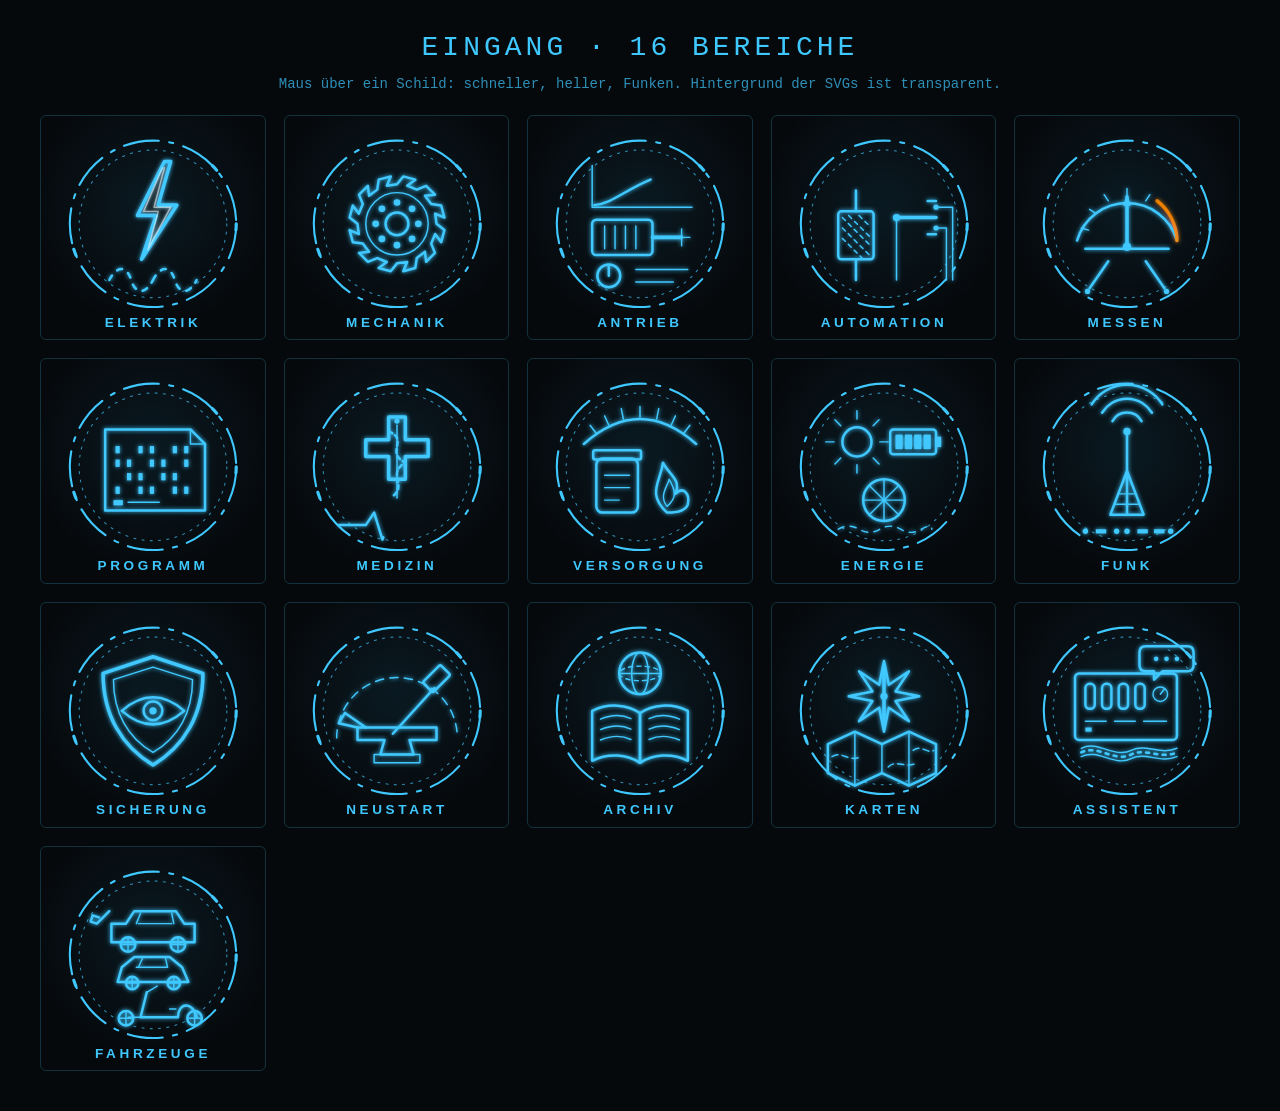
<file: app/static/icons/demo_icons.html>
<!doctype html>
<html lang="de"><head><meta charset="utf-8"><title>Quintessenz · 16 Bereichslogos</title>
<style>
  body { margin: 0; background: #06090c; color: #3FC8FF; font: 14px/1.4 "Courier Prime", "IBM Plex Mono", monospace; }
  h1 { text-align: center; font-weight: 400; letter-spacing: 4px; margin: 28px 0 8px; }
  p { text-align: center; opacity: .7; margin: 0 0 20px; }
  main { display: grid; grid-template-columns: repeat(auto-fill, minmax(200px, 1fr)); gap: 18px; padding: 0 28px 40px; max-width: 1200px; margin: 0 auto; }
  .kachel { display: block; padding: 8px; border: 1px solid #12333d; border-radius: 6px; background: radial-gradient(circle at 50% 40%, #0a1a22 0, #06090c 70%); }
  .kachel:hover { border-color: #3FC8FF; box-shadow: 0 0 18px #3FC8FF44; }
  .kachel object { width: 100%; aspect-ratio: 1; display: block; }
</style></head><body>
<h1>EINGANG · 16 BEREICHE</h1>
<p>Maus über ein Schild: schneller, heller, Funken. Hintergrund der SVGs ist transparent.</p>
<main>
  <a class="kachel" href="EL_elektrik.svg" title="EL · ELEKTRIK"><object type="image/svg+xml" data="EL_elektrik.svg" aria-label="ELEKTRIK"></object></a>
  <a class="kachel" href="ME_mechanik.svg" title="ME · MECHANIK"><object type="image/svg+xml" data="ME_mechanik.svg" aria-label="MECHANIK"></object></a>
  <a class="kachel" href="AN_antrieb.svg" title="AN · ANTRIEB"><object type="image/svg+xml" data="AN_antrieb.svg" aria-label="ANTRIEB"></object></a>
  <a class="kachel" href="AU_automation.svg" title="AU · AUTOMATION"><object type="image/svg+xml" data="AU_automation.svg" aria-label="AUTOMATION"></object></a>
  <a class="kachel" href="MP_messen.svg" title="MP · MESSEN"><object type="image/svg+xml" data="MP_messen.svg" aria-label="MESSEN"></object></a>
  <a class="kachel" href="PR_programm.svg" title="PR · PROGRAMM"><object type="image/svg+xml" data="PR_programm.svg" aria-label="PROGRAMM"></object></a>
  <a class="kachel" href="MD_medizin.svg" title="MD · MEDIZIN"><object type="image/svg+xml" data="MD_medizin.svg" aria-label="MEDIZIN"></object></a>
  <a class="kachel" href="SV_versorgung.svg" title="SV · VERSORGUNG"><object type="image/svg+xml" data="SV_versorgung.svg" aria-label="VERSORGUNG"></object></a>
  <a class="kachel" href="EN_energie.svg" title="EN · ENERGIE"><object type="image/svg+xml" data="EN_energie.svg" aria-label="ENERGIE"></object></a>
  <a class="kachel" href="KO_funk.svg" title="KO · FUNK"><object type="image/svg+xml" data="KO_funk.svg" aria-label="FUNK"></object></a>
  <a class="kachel" href="SI_sicherung.svg" title="SI · SICHERUNG"><object type="image/svg+xml" data="SI_sicherung.svg" aria-label="SICHERUNG"></object></a>
  <a class="kachel" href="NS_neustart.svg" title="NS · NEUSTART"><object type="image/svg+xml" data="NS_neustart.svg" aria-label="NEUSTART"></object></a>
  <a class="kachel" href="AW_archiv.svg" title="AW · ARCHIV"><object type="image/svg+xml" data="AW_archiv.svg" aria-label="ARCHIV"></object></a>
  <a class="kachel" href="KN_karten.svg" title="KN · KARTEN"><object type="image/svg+xml" data="KN_karten.svg" aria-label="KARTEN"></object></a>
  <a class="kachel" href="KI_assistent.svg" title="KI · ASSISTENT"><object type="image/svg+xml" data="KI_assistent.svg" aria-label="ASSISTENT"></object></a>
  <a class="kachel" href="FZ_fahrzeuge.svg" title="FZ · FAHRZEUGE"><object type="image/svg+xml" data="FZ_fahrzeuge.svg" aria-label="FAHRZEUGE"></object></a>
</main></body></html>
</file>
